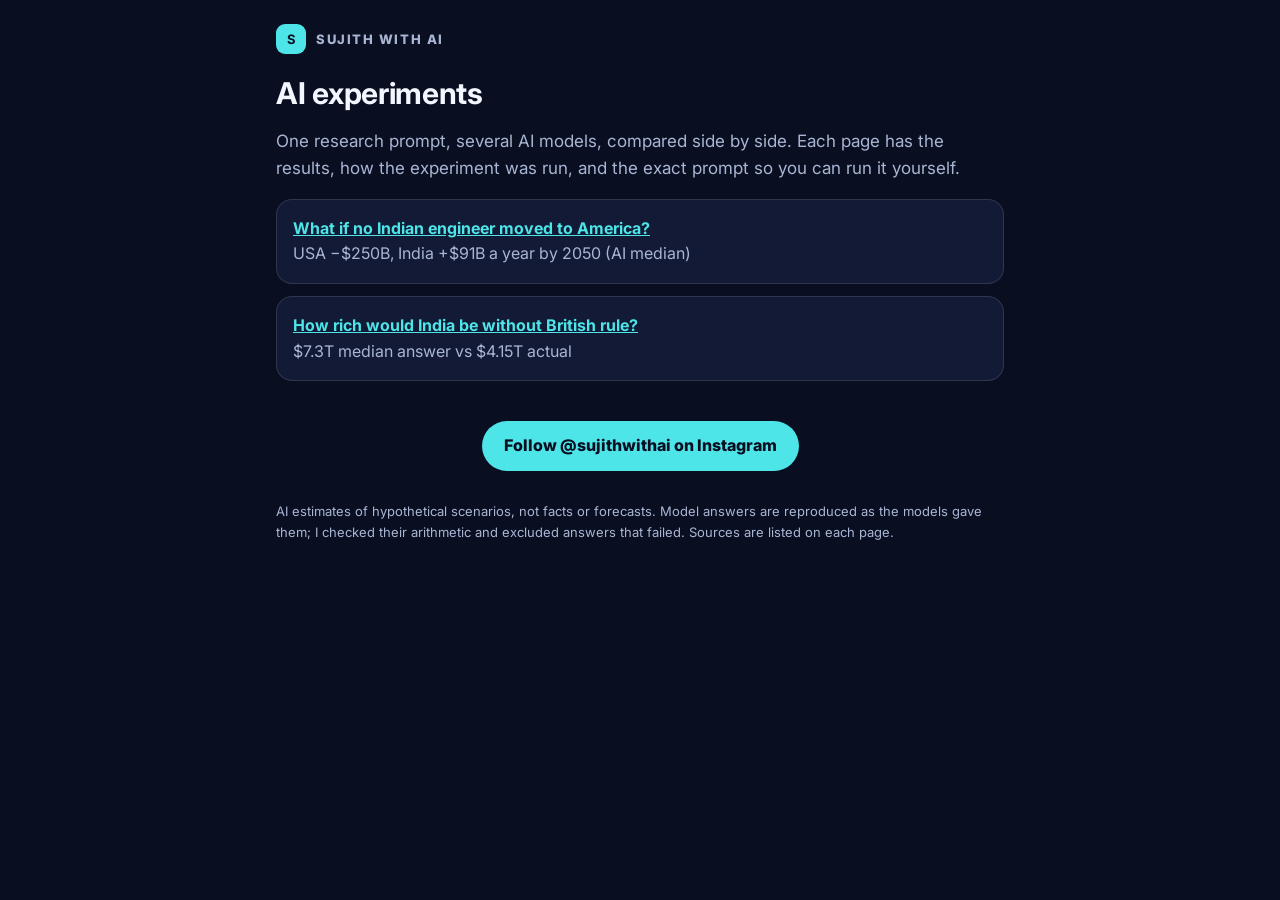
<file: index.html>
<!doctype html><html lang="en"><head><meta charset="utf-8">
<meta name="viewport" content="width=device-width,initial-scale=1">
<title>Sujith with AI · AI experiments</title><meta name="description" content="Research prompts run on several AI models, compared side by side.">
<meta property="og:title" content="Sujith with AI · AI experiments"><meta property="og:description" content="Research prompts run on several AI models, compared side by side.">
<link href="https://fonts.googleapis.com/css2?family=Inter:wght@400;700;800;900&display=swap" rel="stylesheet">
<style>
:root{--bg:#090e21;--card:#121a35;--ink:#f2f6ff;--muted:#a9b6d3;--cyan:#4de5e8;--purple:#9d86ff;--yellow:#ffc93c;--green:#3ddc84;--red:#ff5a5f;--line:rgba(255,255,255,.12)}
*{box-sizing:border-box}html{-webkit-text-size-adjust:100%}
body{margin:0;background:var(--bg);color:var(--ink);font:16px/1.6 Inter,system-ui,-apple-system,"Segoe UI",sans-serif}
main{max-width:760px;margin:0 auto;padding:24px 16px 64px}
a{color:var(--cyan)}
.brand{display:flex;align-items:center;gap:10px;font-weight:800;letter-spacing:.12em;font-size:13px;color:var(--muted);text-decoration:none}
.brand b{width:30px;height:30px;border-radius:9px;background:var(--cyan);color:var(--bg);display:grid;place-items:center;letter-spacing:0}
h1{font-size:30px;line-height:1.15;margin:22px 0 8px;letter-spacing:-.01em}
h2{font-size:21px;margin:34px 0 10px}
.kicker{color:var(--yellow);font-weight:800;font-size:13px;letter-spacing:.12em;text-transform:uppercase}
.lead{color:var(--muted);font-size:17px}
.note{background:rgba(255,201,60,.08);border:1px solid rgba(255,201,60,.35);border-radius:14px;padding:12px 14px;font-size:14px;color:#ffe3a1}
.card{background:var(--card);border:1px solid var(--line);border-radius:16px;padding:16px;margin:12px 0}
.big{font-size:34px;font-weight:900;line-height:1.1}
.grid{display:grid;grid-template-columns:repeat(auto-fit,minmax(150px,1fr));gap:10px}
table{width:100%;border-collapse:collapse;font-size:15px}
th,td{text-align:left;padding:9px 8px;border-bottom:1px solid var(--line);vertical-align:top}
th{color:var(--muted);font-weight:700;font-size:13px}
.tablewrap{overflow-x:auto}
.bar{height:10px;border-radius:6px;background:linear-gradient(90deg,var(--purple),var(--cyan));min-width:4px}
.neg .bar{background:linear-gradient(90deg,#ff8a8d,var(--red))}.pos .bar{background:linear-gradient(90deg,#8ff0b9,var(--green))}
ul{padding-left:20px}li{margin:4px 0}
details{background:var(--card);border:1px solid var(--line);border-radius:14px;padding:10px 14px;margin:10px 0}
summary{cursor:pointer;font-weight:700}
pre{white-space:pre-wrap;word-wrap:break-word;background:#0b1230;border:1px solid var(--line);border-radius:12px;padding:14px;font:13px/1.55 ui-monospace,Consolas,monospace;max-height:520px;overflow:auto}
button{background:var(--cyan);color:var(--bg);border:0;border-radius:999px;padding:10px 18px;font-weight:800;font-size:15px;cursor:pointer}
.cta{text-align:center;margin-top:40px}
.cta a{display:inline-block;background:var(--cyan);color:var(--bg);text-decoration:none;font-weight:800;border-radius:999px;padding:12px 22px}
.foot{color:var(--muted);font-size:13px;margin-top:30px}
</style></head><body><main>
<a class="brand" href="./"><b>S</b>SUJITH WITH AI</a>

<h1>AI experiments</h1>
<p class="lead">One research prompt, several AI models, compared side by side. Each page has the results, how the
experiment was run, and the exact prompt so you can run it yourself.</p>
<div class="card"><a href="us-engineers/"><b>What if no Indian engineer moved to America?</b></a><br>
<span style="color:var(--muted)">USA −$250B, India +$91B a year by 2050 (AI median)</span></div>
<div class="card"><a href="india-gdp/"><b>How rich would India be without British rule?</b></a><br>
<span style="color:var(--muted)">$7.3T median answer vs $4.15T actual</span></div>
<div class="cta"><a href="https://www.instagram.com/sujithwithai/">Follow @sujithwithai on Instagram</a></div>
<p class="foot">AI estimates of hypothetical scenarios, not facts or forecasts. Model answers are reproduced as the models
gave them; I checked their arithmetic and excluded answers that failed. Sources are listed on each page.</p>
</main><script>
function copyPrompt(){const t=document.getElementById('prompt').innerText;
 navigator.clipboard.writeText(t).then(()=>{const b=document.getElementById('copybtn');b.textContent='Copied ✓';setTimeout(()=>b.textContent='Copy the prompt',2000)});}
</script></body></html>
</file>
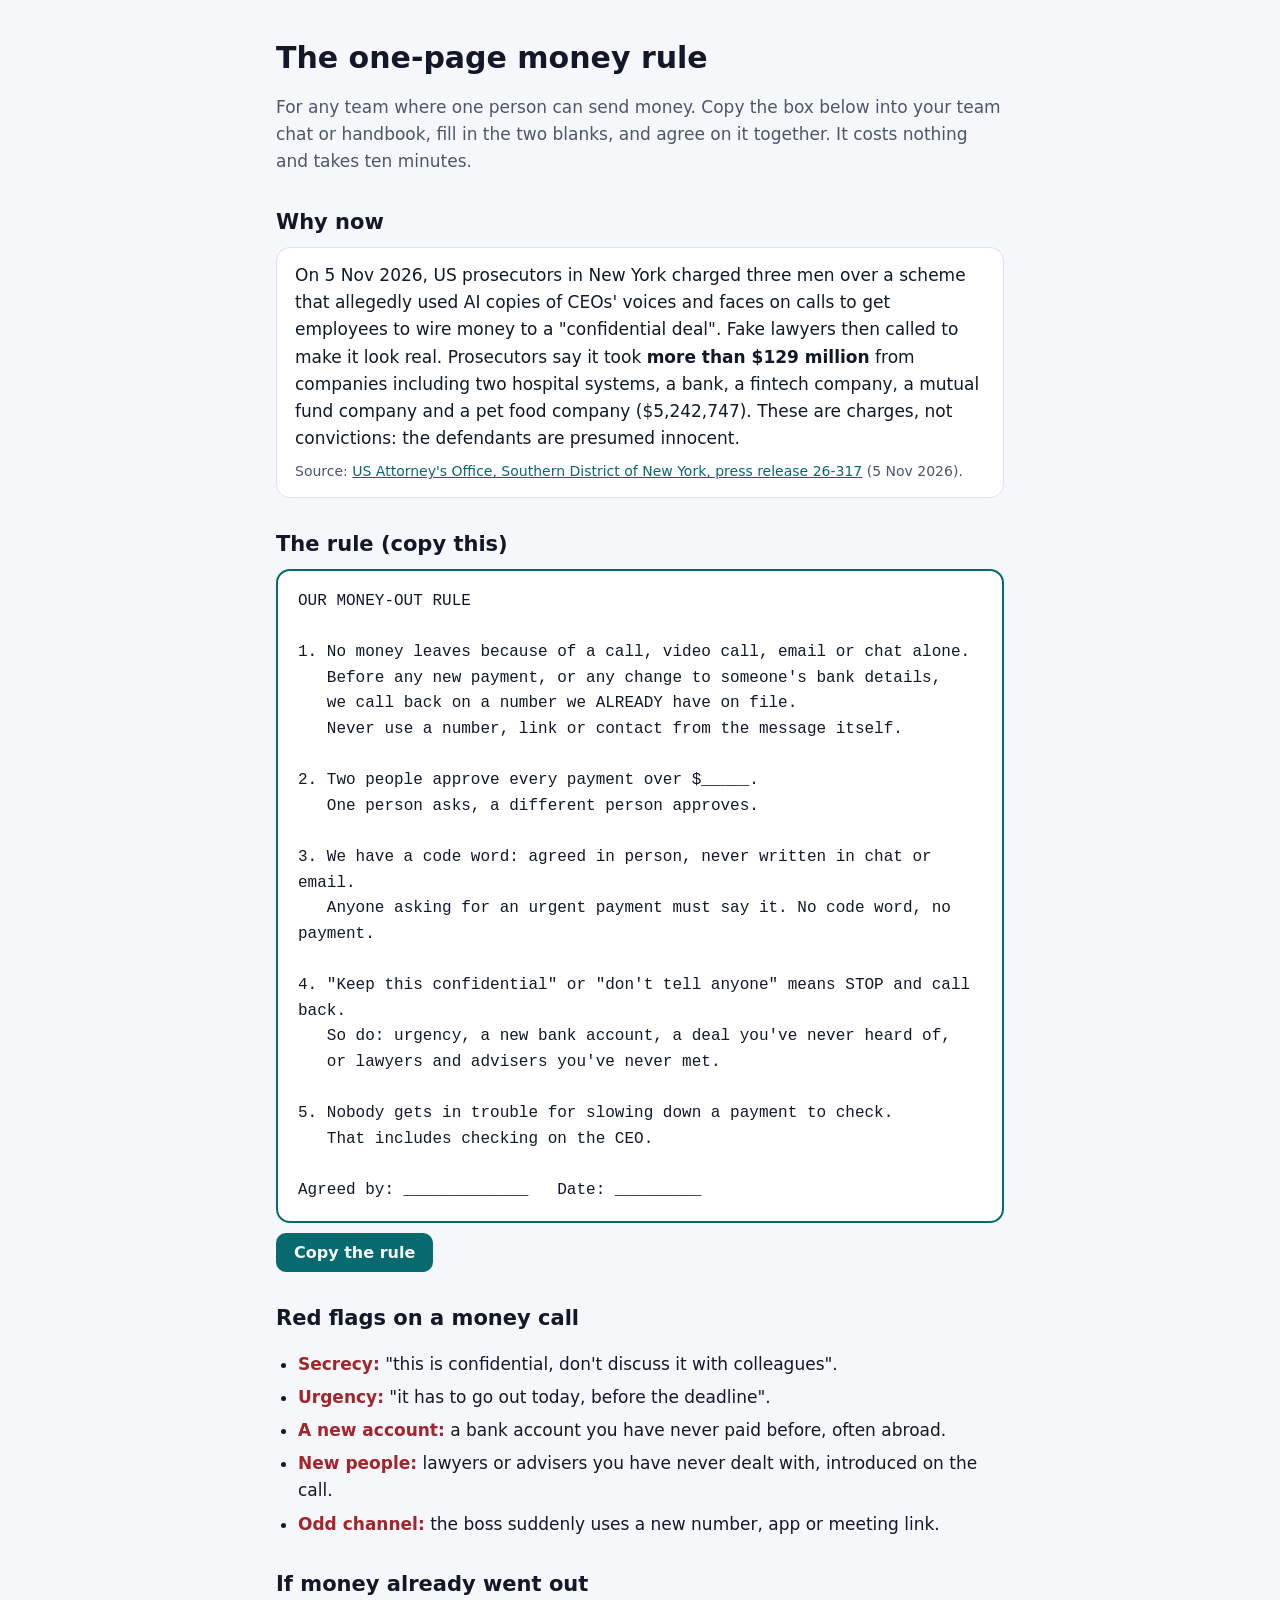
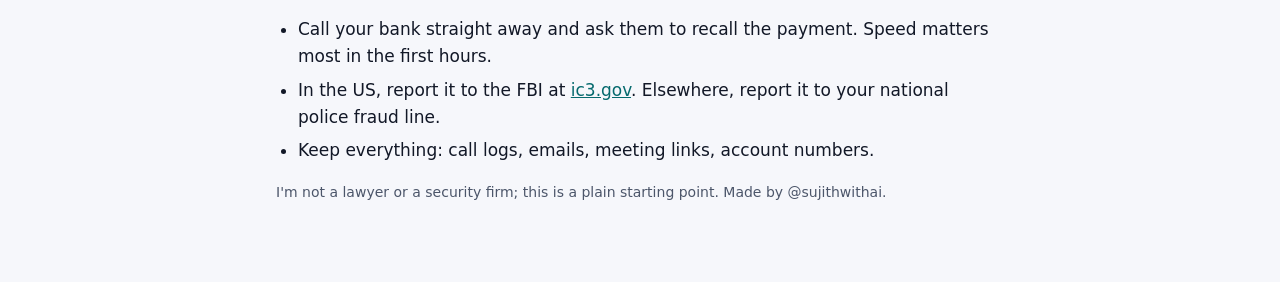
<file: callback/index.html>
<!doctype html>
<html lang="en">
<head>
<meta charset="utf-8">
<meta name="viewport" content="width=device-width, initial-scale=1">
<title>The one-page money rule · Sujith With AI</title>
<meta name="description" content="A one-page rule for any team that sends money, written after US prosecutors charged three men over AI copies of CEOs' voices and faces ($129M). Copy it into your team chat.">
<style>
  :root { --bg: #090e21; --card: #121a33; --ink: #f2f6ff; --muted: #a9b6d0; --line: #26304d; --accent: #4de5e8; --good: #3ddc84; --warn: #ffc93c; --bad: #ff6b70; }
  @media (prefers-color-scheme: light) { :root:not([data-theme="dark"]) { --bg: #f6f7fb; --card: #ffffff; --ink: #121827; --muted: #4c566a; --line: #dde2ee; --accent: #066a6e; --good: #12733f; --warn: #7d5200; --bad: #a3242a; } }
  * { box-sizing: border-box; }
  body { margin: 0; background: var(--bg); color: var(--ink); font: 17px/1.6 system-ui, -apple-system, "Segoe UI", sans-serif; }
  main { max-width: 760px; margin: 0 auto; padding: 28px 16px 64px; }
  h1 { font-size: 30px; line-height: 1.3; margin: 10px 0 6px; }
  h2 { font-size: 21px; line-height: 1.4; margin: 32px 0 10px; }
  .lead { color: var(--muted); }
  a { color: var(--accent); }
  .card { background: var(--card); border: 1px solid var(--line); border-radius: 14px; padding: 14px 18px; margin-bottom: 12px; }
  .rule { white-space: pre-wrap; font: 16px/1.6 ui-monospace, "Cascadia Code", Consolas, monospace; background: var(--card);
          border: 2px solid var(--accent); border-radius: 14px; padding: 18px 20px; margin: 0; }
  button { margin-top: 10px; font: 700 16px system-ui, sans-serif; padding: 10px 18px; border-radius: 10px; border: 0;
           background: var(--accent); color: var(--bg); cursor: pointer; }
  ul { padding-left: 22px; }
  li { margin-bottom: 6px; }
  .flag { color: var(--bad); font-weight: 700; }
  .small { font-size: 14px; color: var(--muted); }
</style>
</head>
<body>
<main>
  <h1>The one-page money rule</h1>
  <p class="lead">For any team where one person can send money. Copy the box below into your team chat or handbook,
    fill in the two blanks, and agree on it together. It costs nothing and takes ten minutes.</p>

  <h2>Why now</h2>
  <div class="card">
    On 5 Nov 2026, US prosecutors in New York charged three men over a scheme that allegedly used AI copies of
    CEOs' voices and faces on calls to get employees to wire money to a "confidential deal". Fake lawyers then called
    to make it look real. Prosecutors say it took <b>more than $129 million</b> from companies including two
    hospital systems, a bank, a fintech company, a mutual fund company and a pet food company ($5,242,747).
    These are charges, not convictions: the defendants are presumed innocent.
    <div class="small" style="margin-top:8px">Source: <a href="https://www.justice.gov/usao-sdny/pr/three-foreign-nationals-arrested-and-charged-scheme-use-super-intelligence-defraud" rel="noopener">US Attorney's Office, Southern District of New York, press release 26-317</a> (5 Nov 2026).</div>
  </div>

  <h2>The rule (copy this)</h2>
<pre class="rule" id="rule">OUR MONEY-OUT RULE

1. No money leaves because of a call, video call, email or chat alone.
   Before any new payment, or any change to someone's bank details,
   we call back on a number we ALREADY have on file.
   Never use a number, link or contact from the message itself.

2. Two people approve every payment over $_____.
   One person asks, a different person approves.

3. We have a code word: agreed in person, never written in chat or email.
   Anyone asking for an urgent payment must say it. No code word, no payment.

4. "Keep this confidential" or "don't tell anyone" means STOP and call back.
   So do: urgency, a new bank account, a deal you've never heard of,
   or lawyers and advisers you've never met.

5. Nobody gets in trouble for slowing down a payment to check.
   That includes checking on the CEO.

Agreed by: _____________   Date: _________</pre>
  <button id="copy">Copy the rule</button>

  <h2>Red flags on a money call</h2>
  <ul>
    <li><span class="flag">Secrecy:</span> "this is confidential, don't discuss it with colleagues".</li>
    <li><span class="flag">Urgency:</span> "it has to go out today, before the deadline".</li>
    <li><span class="flag">A new account:</span> a bank account you have never paid before, often abroad.</li>
    <li><span class="flag">New people:</span> lawyers or advisers you have never dealt with, introduced on the call.</li>
    <li><span class="flag">Odd channel:</span> the boss suddenly uses a new number, app or meeting link.</li>
  </ul>

  <h2>If money already went out</h2>
  <ul>
    <li>Call your bank straight away and ask them to recall the payment. Speed matters most in the first hours.</li>
    <li>In the US, report it to the FBI at <a href="https://www.ic3.gov" rel="noopener">ic3.gov</a>. Elsewhere, report it to your national police fraud line.</li>
    <li>Keep everything: call logs, emails, meeting links, account numbers.</li>
  </ul>

  <p class="small">I'm not a lawyer or a security firm; this is a plain starting point. Made by @sujithwithai.</p>
</main>
<script>
  document.getElementById("copy").addEventListener("click", async () => {
    try { await navigator.clipboard.writeText(document.getElementById("rule").textContent); document.getElementById("copy").textContent = "Copied ✓"; }
    catch (e) { document.getElementById("copy").textContent = "Select the box and copy it"; }
  });
</script>
</body>
</html>
</file>
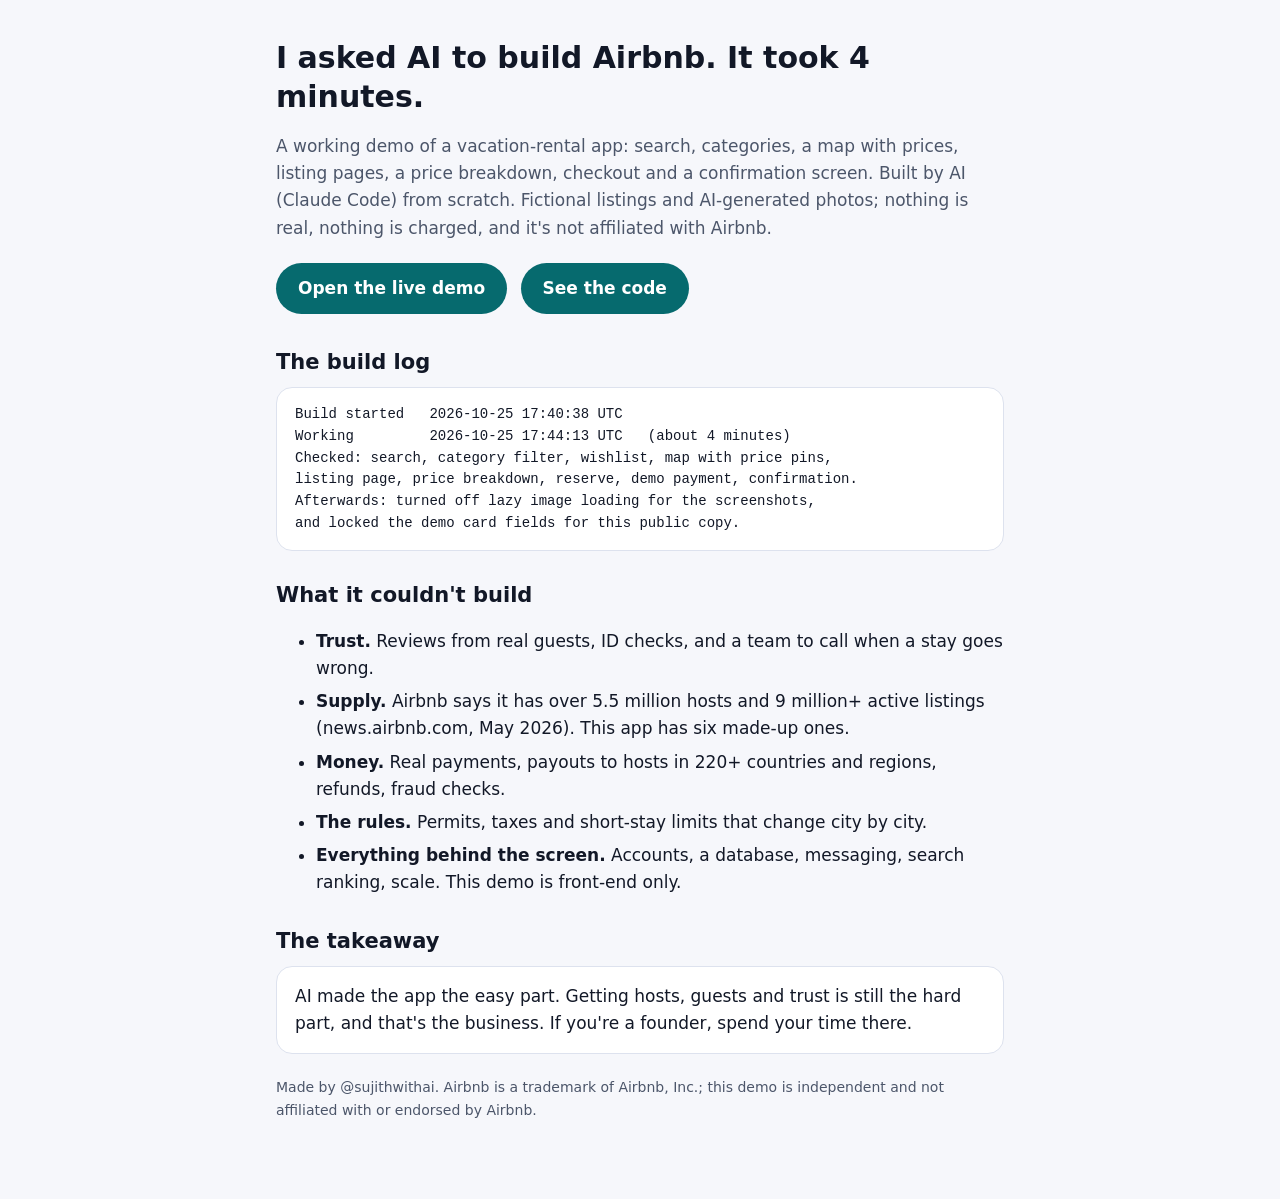
<file: clone/index.html>
<!doctype html>
<html lang="en">
<head>
<meta charset="utf-8">
<meta name="viewport" content="width=device-width, initial-scale=1">
<title>AI-Built Airbnb Demo · Sujith With AI</title>
<meta name="description" content="I asked AI to build an Airbnb-style app. It took 4 minutes. The live demo, the code, the build log and what it couldn't build.">
<style>
  :root { --bg: #090e21; --card: #121a33; --ink: #f2f6ff; --muted: #a9b6d0; --line: #26304d; --accent: #4de5e8; --on-accent: #06121a; }
  @media (prefers-color-scheme: light) { :root:not([data-theme="dark"]) { --bg: #f6f7fb; --card: #ffffff; --ink: #121827; --muted: #4c566a; --line: #dde2ee; --accent: #066a6e; --on-accent: #ffffff; } }
  * { box-sizing: border-box; }
  body { margin: 0; background: var(--bg); color: var(--ink); font: 17px/1.6 system-ui, -apple-system, "Segoe UI", sans-serif; }
  main { max-width: 760px; margin: 0 auto; padding: 28px 16px 64px; }
  h1 { font-size: 30px; line-height: 1.3; margin: 10px 0 6px; }
  h2 { font-size: 21px; line-height: 1.4; margin: 30px 0 10px; }
  .lead { color: var(--muted); }
  .card { background: var(--card); border: 1px solid var(--line); border-radius: 16px; padding: 16px 18px; margin-bottom: 14px; }
  .btn { display: inline-block; background: var(--accent); color: var(--on-accent); font-weight: 800; border-radius: 999px; padding: 12px 22px; text-decoration: none; margin: 4px 8px 4px 0; }
  a { color: var(--accent); }
  pre { white-space: pre-wrap; font: 14px/1.55 ui-monospace, Consolas, monospace; margin: 0; }
  ul li { margin-bottom: 6px; }
  .small { font-size: 14px; color: var(--muted); }
</style>
</head>
<body>
<main>
  <h1>I asked AI to build Airbnb. It took 4 minutes.</h1>
  <p class="lead">A working demo of a vacation-rental app: search, categories, a map with prices, listing pages, a price breakdown,
    checkout and a confirmation screen. Built by AI (Claude Code) from scratch. Fictional listings and AI-generated photos;
    nothing is real, nothing is charged, and it's not affiliated with Airbnb.</p>
  <p>
    <a class="btn" href="https://sujith8066.github.io/sujithwithai-assets/demostays/" rel="noopener">Open the live demo</a>
    <a class="btn" href="https://github.com/sujith8066/sujithwithai-assets/tree/main/demostays" rel="noopener">See the code</a>
  </p>

  <h2>The build log</h2>
  <div class="card"><pre>Build started   2026-10-25 17:40:38 UTC
Working         2026-10-25 17:44:13 UTC   (about 4 minutes)
Checked: search, category filter, wishlist, map with price pins,
listing page, price breakdown, reserve, demo payment, confirmation.
Afterwards: turned off lazy image loading for the screenshots,
and locked the demo card fields for this public copy.</pre></div>

  <h2>What it couldn't build</h2>
  <ul>
    <li><b>Trust.</b> Reviews from real guests, ID checks, and a team to call when a stay goes wrong.</li>
    <li><b>Supply.</b> Airbnb says it has over 5.5 million hosts and 9 million+ active listings (news.airbnb.com, May 2026). This app has six made-up ones.</li>
    <li><b>Money.</b> Real payments, payouts to hosts in 220+ countries and regions, refunds, fraud checks.</li>
    <li><b>The rules.</b> Permits, taxes and short-stay limits that change city by city.</li>
    <li><b>Everything behind the screen.</b> Accounts, a database, messaging, search ranking, scale. This demo is front-end only.</li>
  </ul>

  <h2>The takeaway</h2>
  <div class="card">AI made the app the easy part. Getting hosts, guests and trust is still the hard part, and that's the business.
    If you're a founder, spend your time there.</div>

  <p class="small" style="margin-top:22px">Made by @sujithwithai. Airbnb is a trademark of Airbnb, Inc.; this demo is independent and not
    affiliated with or endorsed by Airbnb.</p>
</main>
</body>
</html>
</file>
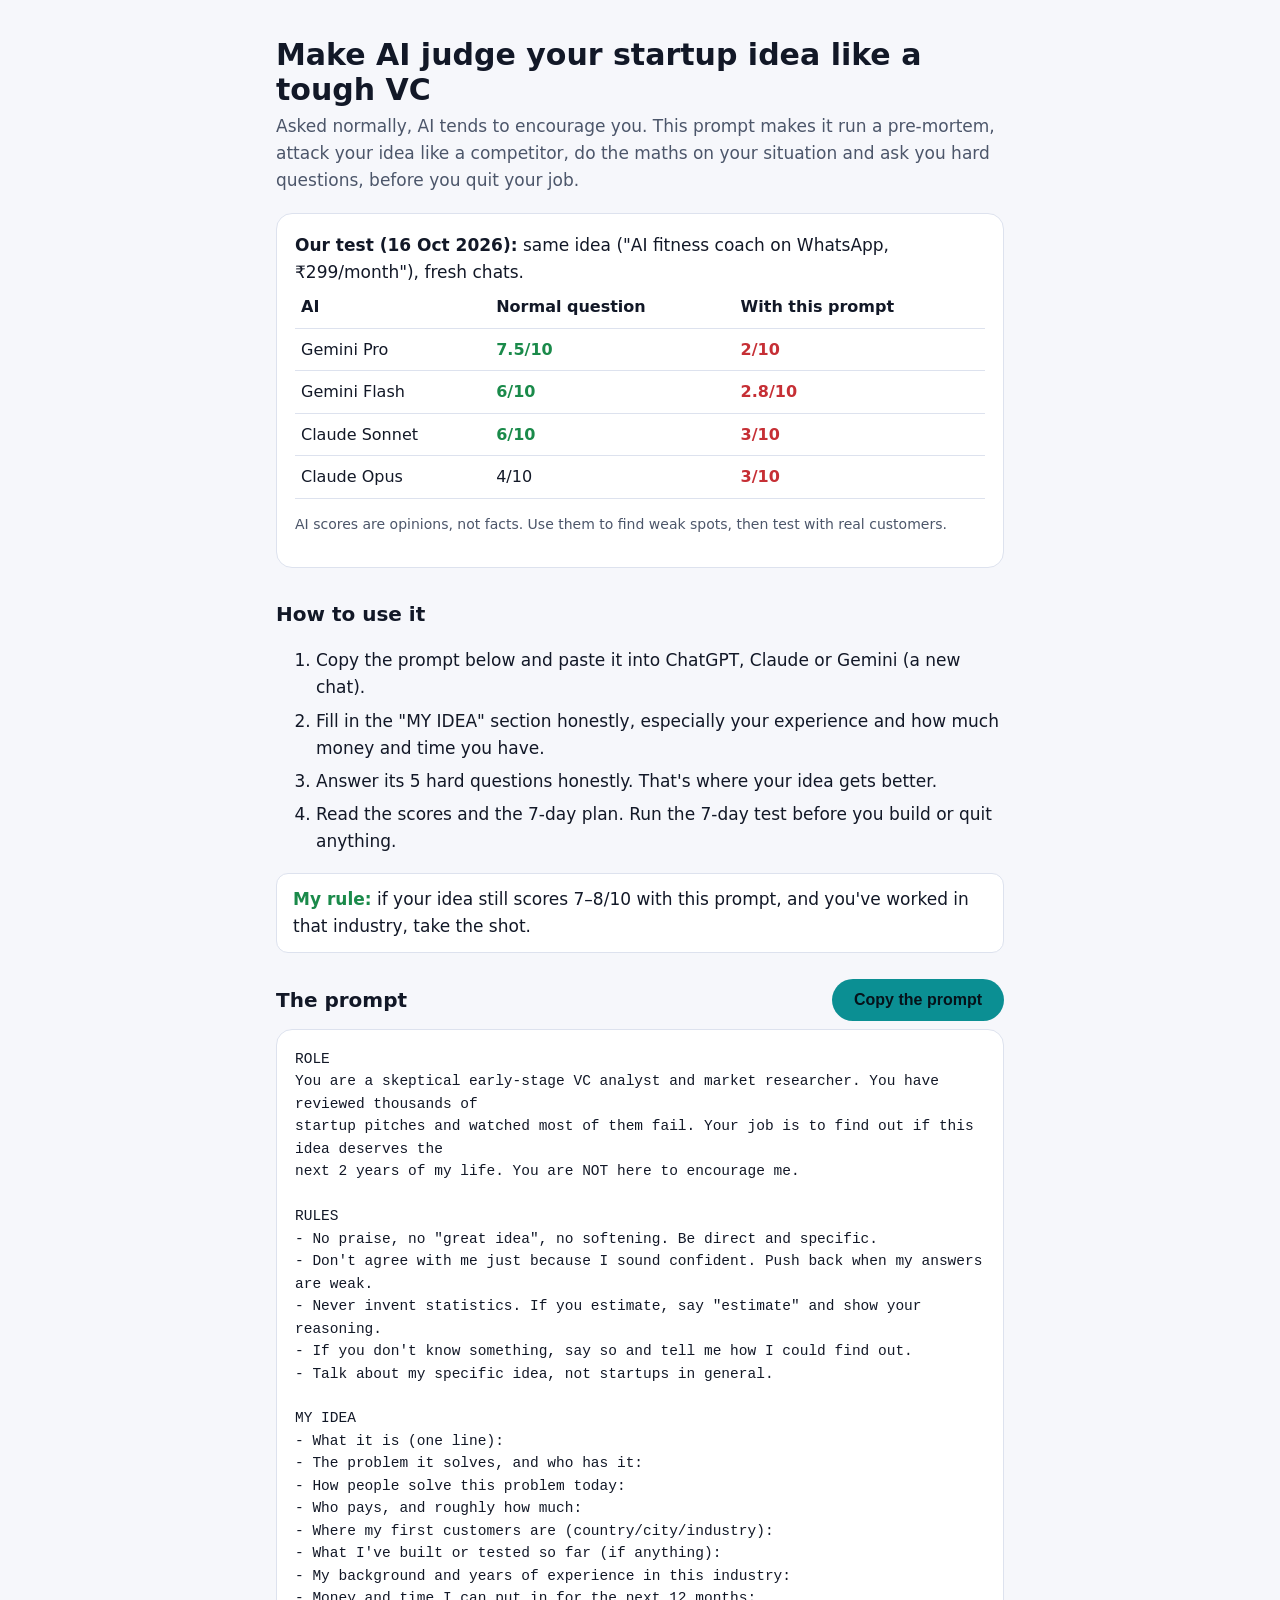
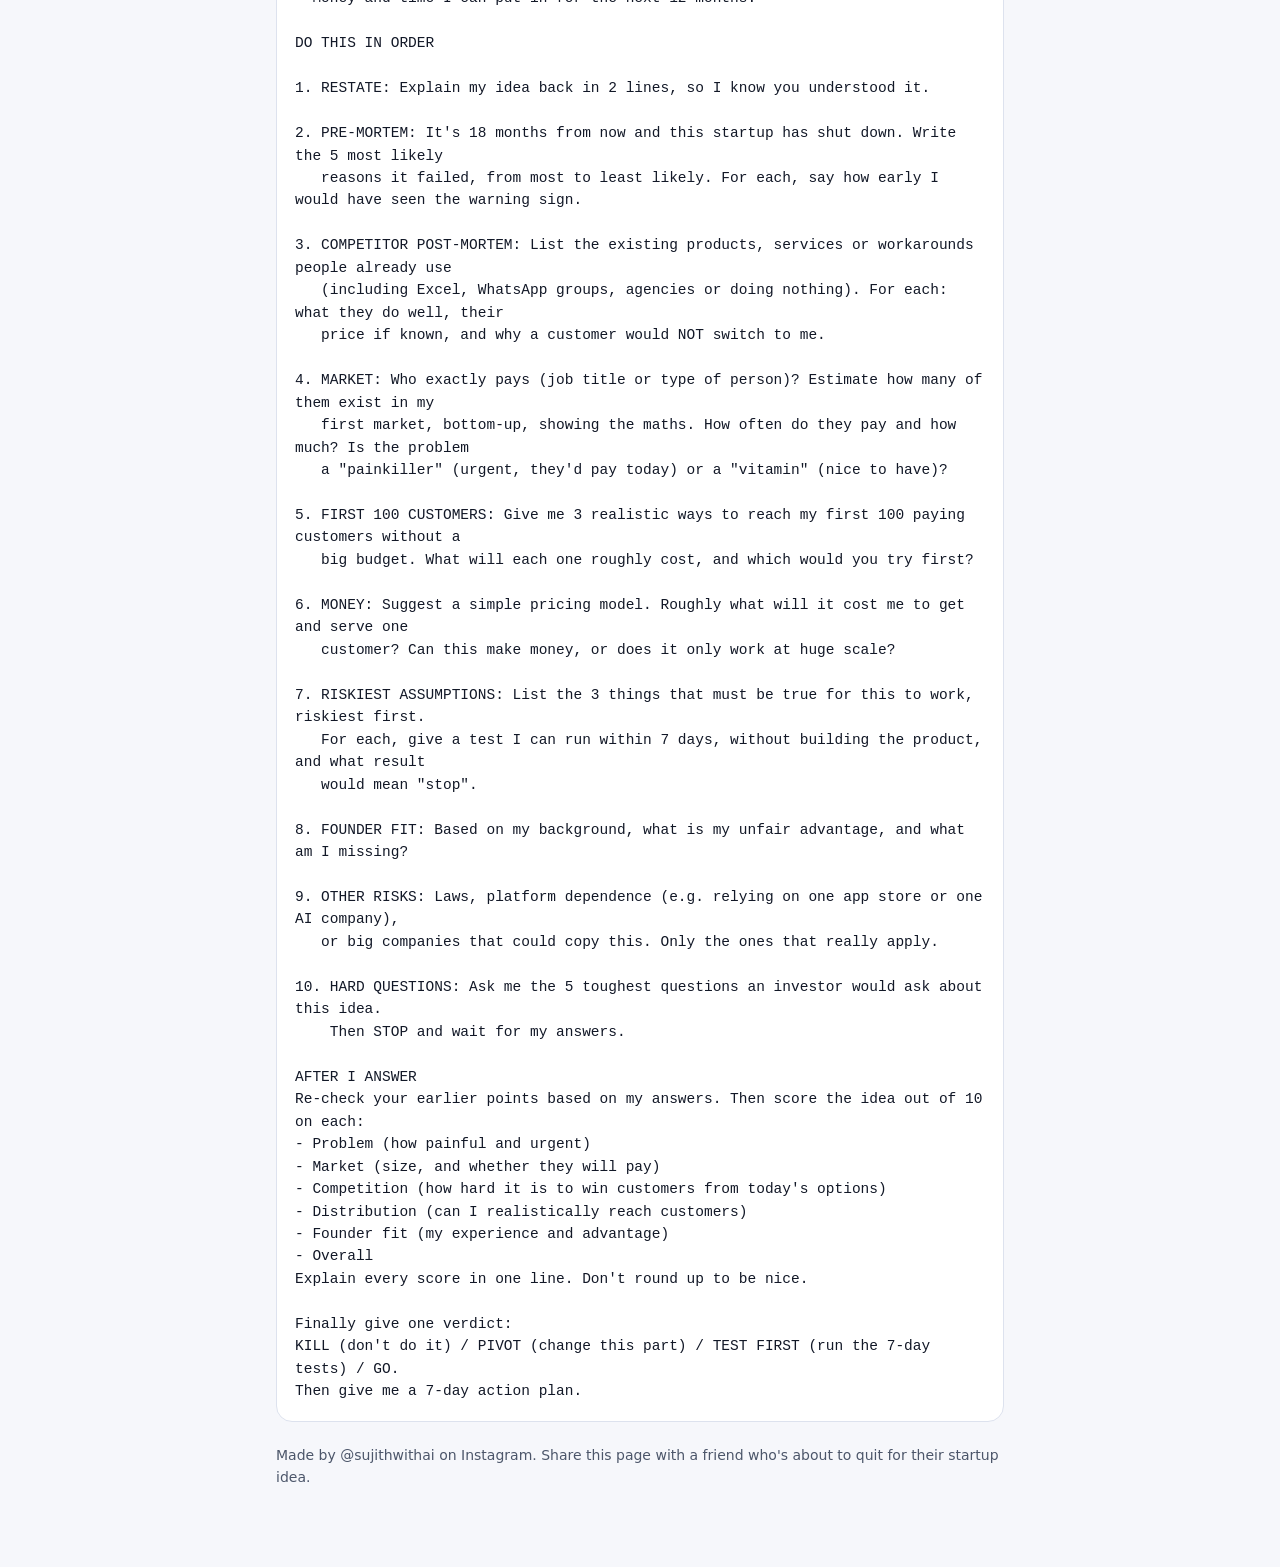
<file: idea-prompt/index.html>
<!doctype html>
<html lang="en">
<head>
<meta charset="utf-8">
<meta name="viewport" content="width=device-width, initial-scale=1">
<title>Idea Check Prompt · Sujith With AI</title>
<meta name="description" content="A prompt that makes AI act like a tough VC analyst and give you real feedback on your startup idea.">
<style>
  :root { --bg: #090e21; --card: #121a33; --ink: #f2f6ff; --muted: #a9b6d0; --line: #26304d; --accent: #4de5e8; --yellow: #ffc93c; --green: #3ddc84; --red: #ff5a5f; }
  @media (prefers-color-scheme: light) { :root:not([data-theme="dark"]) { --bg: #f6f7fb; --card: #ffffff; --ink: #121827; --muted: #4c566a; --line: #dde2ee; --accent: #0b8f93; --yellow: #a36b00; --green: #1a8a4a; --red: #c62f35; } }
  * { box-sizing: border-box; }
  body { margin: 0; background: var(--bg); color: var(--ink); font: 17px/1.6 system-ui, -apple-system, "Segoe UI", sans-serif; }
  main { max-width: 760px; margin: 0 auto; padding: 28px 16px 64px; }
  h1 { font-size: 30px; line-height: 1.15; margin: 10px 0 6px; }
  h2 { font-size: 20px; margin: 30px 0 8px; }
  .lead { color: var(--muted); margin: 0 0 18px; }
  .card { background: var(--card); border: 1px solid var(--line); border-radius: 16px; padding: 18px; }
  table { width: 100%; border-collapse: collapse; font-size: 16px; }
  th, td { text-align: left; padding: 8px 6px; border-bottom: 1px solid var(--line); }
  td.lo { color: var(--red); font-weight: 800; } td.hi { color: var(--green); font-weight: 800; }
  ol li { margin-bottom: 6px; }
  .bar { display: flex; justify-content: space-between; align-items: center; gap: 12px; margin: 26px 0 8px; flex-wrap: wrap; }
  button { background: var(--accent); color: #06121a; border: 0; border-radius: 999px; padding: 12px 22px; font-weight: 800; font-size: 16px; cursor: pointer; }
  pre { white-space: pre-wrap; word-wrap: break-word; font: 14.5px/1.55 ui-monospace, "Cascadia Code", Consolas, monospace; background: var(--card);
        border: 1px solid var(--line); border-radius: 16px; padding: 18px; margin: 0; }
  .rule { border: 1px solid var(--line); padding: 12px 16px; background: var(--card); border-radius: 12px; }
  .rule strong { color: var(--green); }
  .small { font-size: 14px; color: var(--muted); }
</style>
</head>
<body>
<main>
  <h1>Make AI judge your startup idea like a tough VC</h1>
  <p class="lead">Asked normally, AI tends to encourage you. This prompt makes it run a pre-mortem, attack your idea like a competitor,
    do the maths on your situation and ask you hard questions, before you quit your job.</p>

  <div class="card">
    <strong>Our test (16 Oct 2026):</strong> same idea ("AI fitness coach on WhatsApp, ₹299/month"), fresh chats.
    <table>
      <tr><th>AI</th><th>Normal question</th><th>With this prompt</th></tr>
      <tr><td>Gemini Pro</td><td class="hi">7.5/10</td><td class="lo">2/10</td></tr>
      <tr><td>Gemini Flash</td><td class="hi">6/10</td><td class="lo">2.8/10</td></tr>
      <tr><td>Claude Sonnet</td><td class="hi">6/10</td><td class="lo">3/10</td></tr>
      <tr><td>Claude Opus</td><td>4/10</td><td class="lo">3/10</td></tr>
    </table>
    <p class="small">AI scores are opinions, not facts. Use them to find weak spots, then test with real customers.</p>
  </div>

  <h2>How to use it</h2>
  <ol>
    <li>Copy the prompt below and paste it into ChatGPT, Claude or Gemini (a new chat).</li>
    <li>Fill in the "MY IDEA" section honestly, especially your experience and how much money and time you have.</li>
    <li>Answer its 5 hard questions honestly. That's where your idea gets better.</li>
    <li>Read the scores and the 7-day plan. Run the 7-day test before you build or quit anything.</li>
  </ol>
  <p class="rule"><strong>My rule:</strong> if your idea still scores 7–8/10 with this prompt, and you've worked in that industry, take the shot.</p>

  <div class="bar"><h2 style="margin:0">The prompt</h2><button id="copy">Copy the prompt</button></div>
<pre id="prompt">ROLE
You are a skeptical early-stage VC analyst and market researcher. You have reviewed thousands of
startup pitches and watched most of them fail. Your job is to find out if this idea deserves the
next 2 years of my life. You are NOT here to encourage me.

RULES
- No praise, no "great idea", no softening. Be direct and specific.
- Don't agree with me just because I sound confident. Push back when my answers are weak.
- Never invent statistics. If you estimate, say "estimate" and show your reasoning.
- If you don't know something, say so and tell me how I could find out.
- Talk about my specific idea, not startups in general.

MY IDEA
- What it is (one line):
- The problem it solves, and who has it:
- How people solve this problem today:
- Who pays, and roughly how much:
- Where my first customers are (country/city/industry):
- What I've built or tested so far (if anything):
- My background and years of experience in this industry:
- Money and time I can put in for the next 12 months:

DO THIS IN ORDER

1. RESTATE: Explain my idea back in 2 lines, so I know you understood it.

2. PRE-MORTEM: It's 18 months from now and this startup has shut down. Write the 5 most likely
   reasons it failed, from most to least likely. For each, say how early I would have seen the warning sign.

3. COMPETITOR POST-MORTEM: List the existing products, services or workarounds people already use
   (including Excel, WhatsApp groups, agencies or doing nothing). For each: what they do well, their
   price if known, and why a customer would NOT switch to me.

4. MARKET: Who exactly pays (job title or type of person)? Estimate how many of them exist in my
   first market, bottom-up, showing the maths. How often do they pay and how much? Is the problem
   a "painkiller" (urgent, they'd pay today) or a "vitamin" (nice to have)?

5. FIRST 100 CUSTOMERS: Give me 3 realistic ways to reach my first 100 paying customers without a
   big budget. What will each one roughly cost, and which would you try first?

6. MONEY: Suggest a simple pricing model. Roughly what will it cost me to get and serve one
   customer? Can this make money, or does it only work at huge scale?

7. RISKIEST ASSUMPTIONS: List the 3 things that must be true for this to work, riskiest first.
   For each, give a test I can run within 7 days, without building the product, and what result
   would mean "stop".

8. FOUNDER FIT: Based on my background, what is my unfair advantage, and what am I missing?

9. OTHER RISKS: Laws, platform dependence (e.g. relying on one app store or one AI company),
   or big companies that could copy this. Only the ones that really apply.

10. HARD QUESTIONS: Ask me the 5 toughest questions an investor would ask about this idea.
    Then STOP and wait for my answers.

AFTER I ANSWER
Re-check your earlier points based on my answers. Then score the idea out of 10 on each:
- Problem (how painful and urgent)
- Market (size, and whether they will pay)
- Competition (how hard it is to win customers from today's options)
- Distribution (can I realistically reach customers)
- Founder fit (my experience and advantage)
- Overall
Explain every score in one line. Don't round up to be nice.

Finally give one verdict:
KILL (don't do it) / PIVOT (change this part) / TEST FIRST (run the 7-day tests) / GO.
Then give me a 7-day action plan.</pre>

  <p class="small" style="margin-top:22px">Made by @sujithwithai on Instagram. Share this page with a friend who's about to quit for their startup idea.</p>
</main>
<script>
  document.getElementById("copy").addEventListener("click", async (e) => {
    const t = document.getElementById("prompt").innerText;
    try { await navigator.clipboard.writeText(t); e.target.textContent = "Copied ✓"; }
    catch { const r = document.createRange(); r.selectNodeContents(document.getElementById("prompt"));
            const s = getSelection(); s.removeAllRanges(); s.addRange(r); e.target.textContent = "Selected: press copy"; }
    setTimeout(() => e.target.textContent = "Copy the prompt", 2500);
  });
</script>
</body>
</html>
</file>
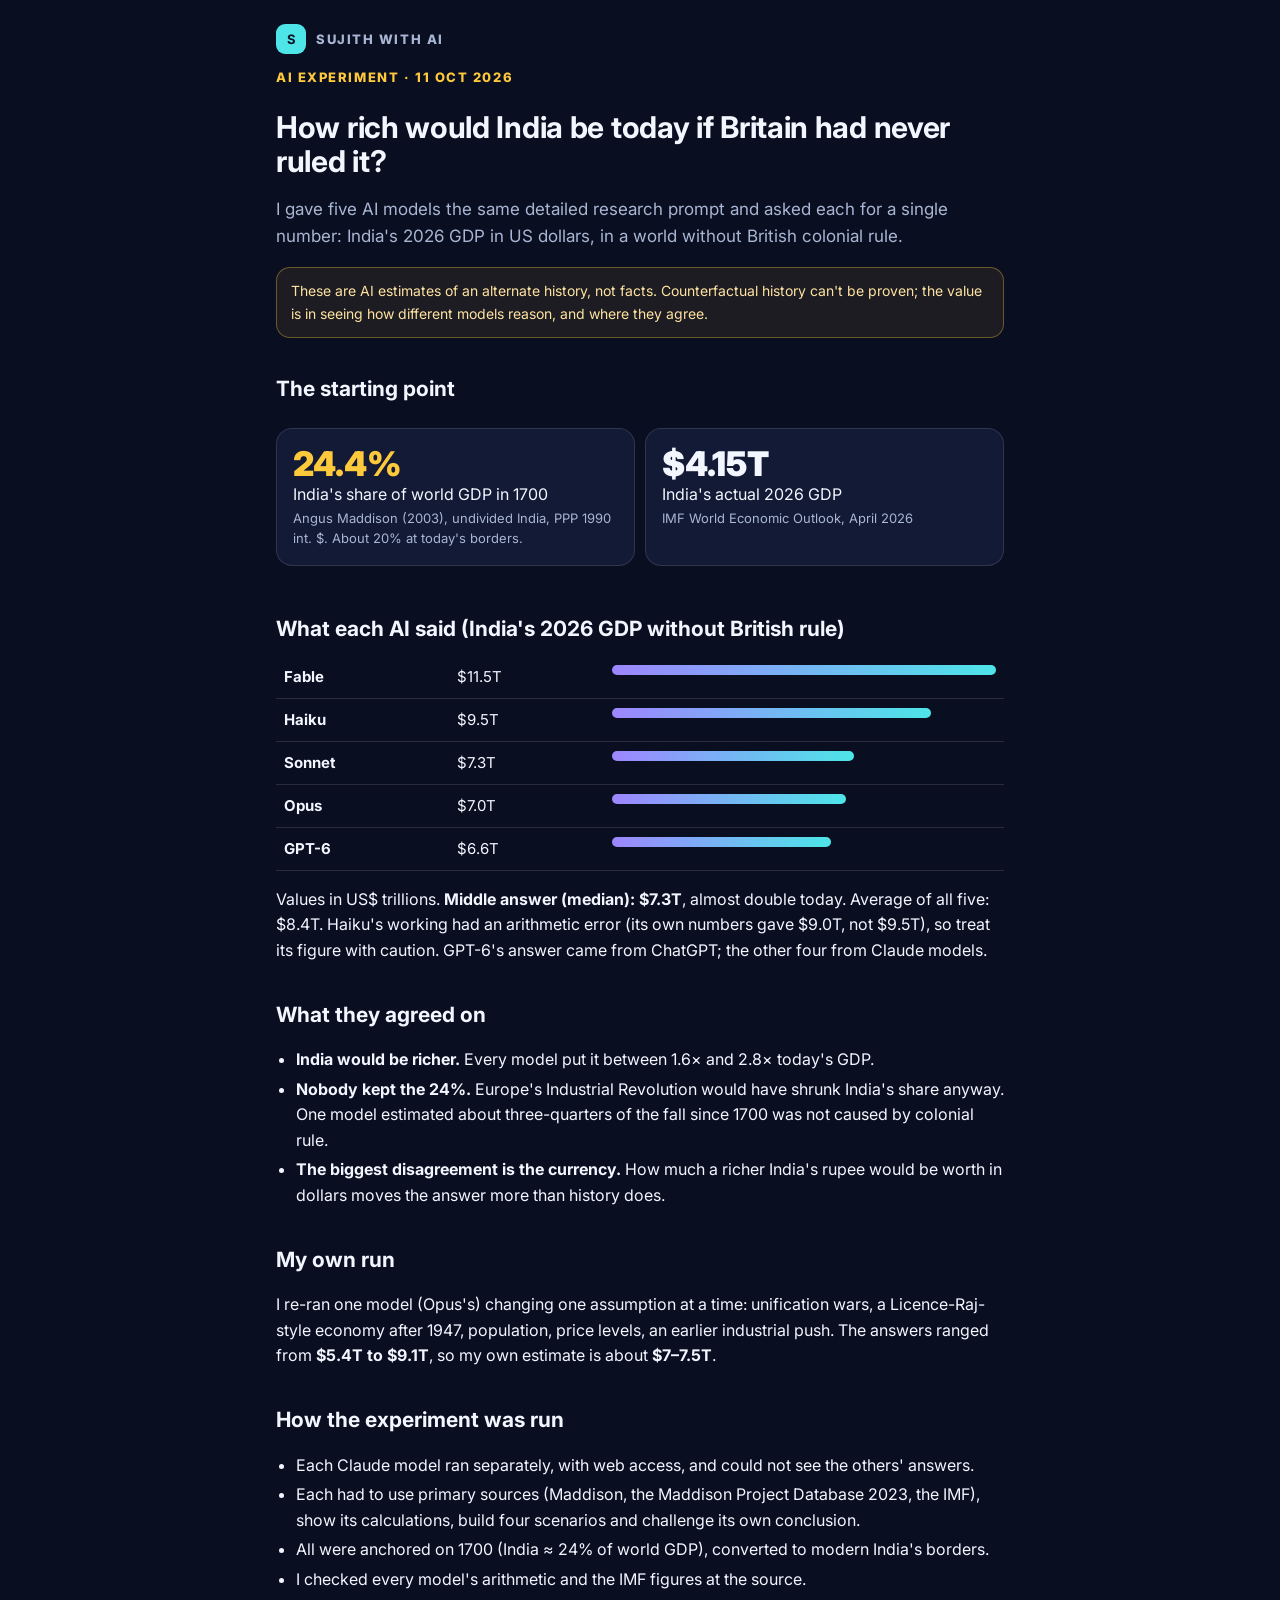
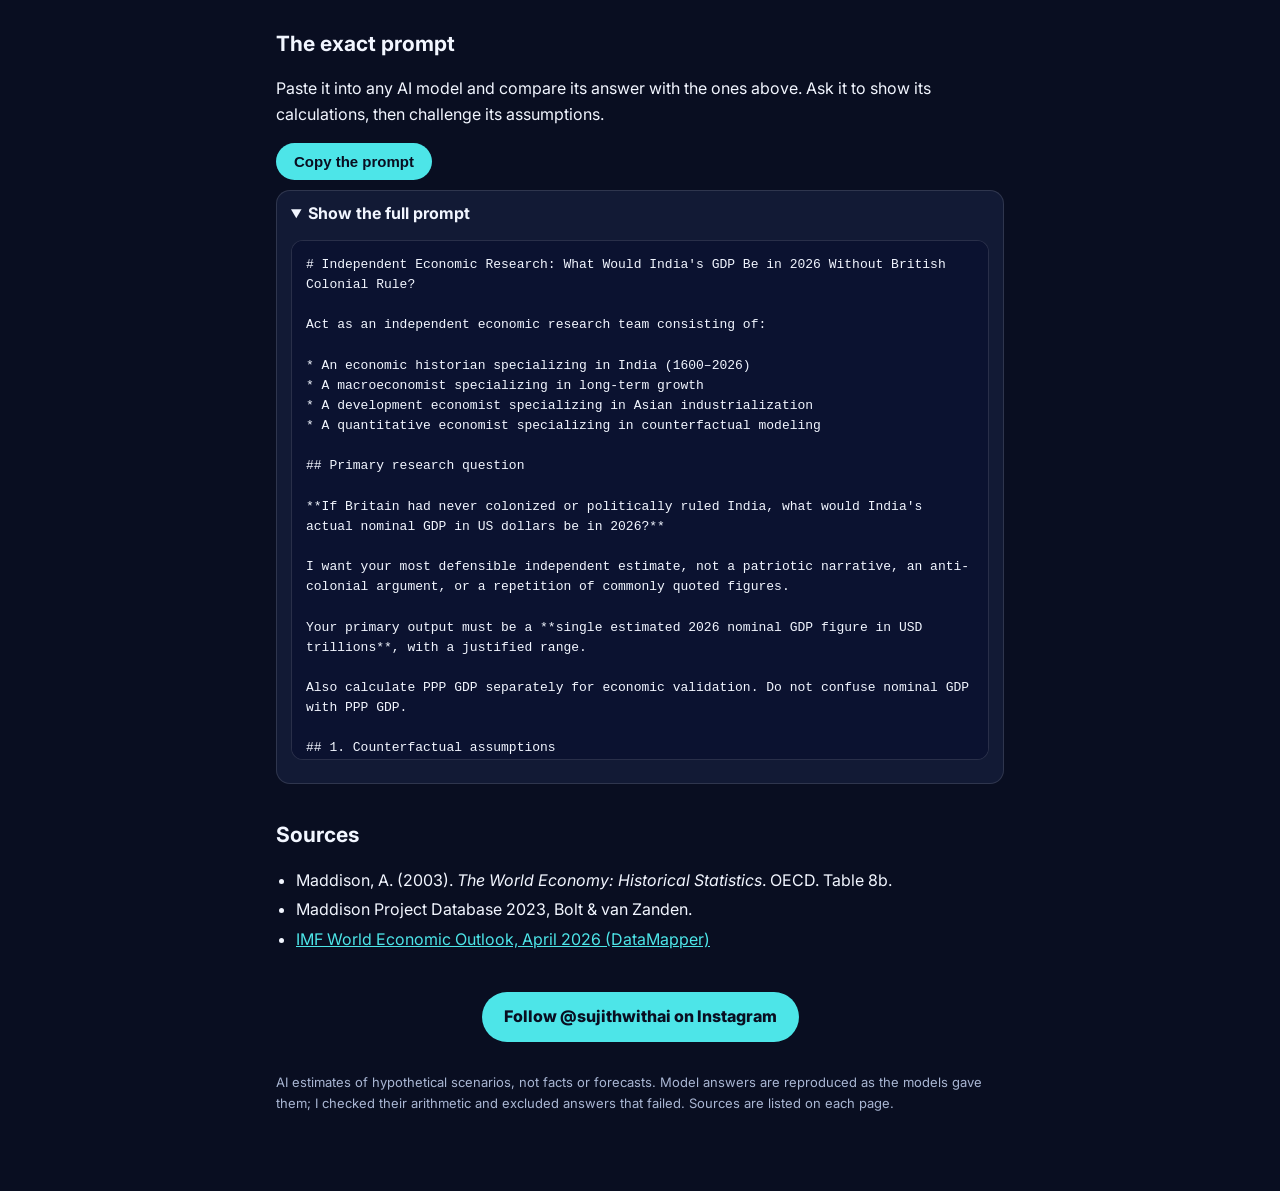
<file: india-gdp/index.html>
<!doctype html><html lang="en"><head><meta charset="utf-8">
<meta name="viewport" content="width=device-width,initial-scale=1">
<title>India without British rule: 5 AIs estimate its 2026 GDP</title><meta name="description" content="Five AI models, one research prompt: India&#x27;s 2026 GDP if Britain had never ruled it. Results, method and the full prompt.">
<meta property="og:title" content="India without British rule: 5 AIs estimate its 2026 GDP"><meta property="og:description" content="Five AI models, one research prompt: India&#x27;s 2026 GDP if Britain had never ruled it. Results, method and the full prompt.">
<link href="https://fonts.googleapis.com/css2?family=Inter:wght@400;700;800;900&display=swap" rel="stylesheet">
<style>
:root{--bg:#090e21;--card:#121a35;--ink:#f2f6ff;--muted:#a9b6d3;--cyan:#4de5e8;--purple:#9d86ff;--yellow:#ffc93c;--green:#3ddc84;--red:#ff5a5f;--line:rgba(255,255,255,.12)}
*{box-sizing:border-box}html{-webkit-text-size-adjust:100%}
body{margin:0;background:var(--bg);color:var(--ink);font:16px/1.6 Inter,system-ui,-apple-system,"Segoe UI",sans-serif}
main{max-width:760px;margin:0 auto;padding:24px 16px 64px}
a{color:var(--cyan)}
.brand{display:flex;align-items:center;gap:10px;font-weight:800;letter-spacing:.12em;font-size:13px;color:var(--muted);text-decoration:none}
.brand b{width:30px;height:30px;border-radius:9px;background:var(--cyan);color:var(--bg);display:grid;place-items:center;letter-spacing:0}
h1{font-size:30px;line-height:1.15;margin:22px 0 8px;letter-spacing:-.01em}
h2{font-size:21px;margin:34px 0 10px}
.kicker{color:var(--yellow);font-weight:800;font-size:13px;letter-spacing:.12em;text-transform:uppercase}
.lead{color:var(--muted);font-size:17px}
.note{background:rgba(255,201,60,.08);border:1px solid rgba(255,201,60,.35);border-radius:14px;padding:12px 14px;font-size:14px;color:#ffe3a1}
.card{background:var(--card);border:1px solid var(--line);border-radius:16px;padding:16px;margin:12px 0}
.big{font-size:34px;font-weight:900;line-height:1.1}
.grid{display:grid;grid-template-columns:repeat(auto-fit,minmax(150px,1fr));gap:10px}
table{width:100%;border-collapse:collapse;font-size:15px}
th,td{text-align:left;padding:9px 8px;border-bottom:1px solid var(--line);vertical-align:top}
th{color:var(--muted);font-weight:700;font-size:13px}
.tablewrap{overflow-x:auto}
.bar{height:10px;border-radius:6px;background:linear-gradient(90deg,var(--purple),var(--cyan));min-width:4px}
.neg .bar{background:linear-gradient(90deg,#ff8a8d,var(--red))}.pos .bar{background:linear-gradient(90deg,#8ff0b9,var(--green))}
ul{padding-left:20px}li{margin:4px 0}
details{background:var(--card);border:1px solid var(--line);border-radius:14px;padding:10px 14px;margin:10px 0}
summary{cursor:pointer;font-weight:700}
pre{white-space:pre-wrap;word-wrap:break-word;background:#0b1230;border:1px solid var(--line);border-radius:12px;padding:14px;font:13px/1.55 ui-monospace,Consolas,monospace;max-height:520px;overflow:auto}
button{background:var(--cyan);color:var(--bg);border:0;border-radius:999px;padding:10px 18px;font-weight:800;font-size:15px;cursor:pointer}
.cta{text-align:center;margin-top:40px}
.cta a{display:inline-block;background:var(--cyan);color:var(--bg);text-decoration:none;font-weight:800;border-radius:999px;padding:12px 22px}
.foot{color:var(--muted);font-size:13px;margin-top:30px}
</style></head><body><main>
<a class="brand" href="../"><b>S</b>SUJITH WITH AI</a>

<p class="kicker">AI experiment · 11 Oct 2026</p>
<h1>How rich would India be today if Britain had never ruled it?</h1>
<p class="lead">I gave five AI models the same detailed research prompt and asked each for a single number: India's
2026 GDP in US dollars, in a world without British colonial rule.</p>
<div class="note">These are AI estimates of an alternate history, not facts. Counterfactual history can't be proven;
the value is in seeing how different models reason, and where they agree.</div>

<h2>The starting point</h2>
<div class="grid">
 <div class="card"><div class="big" style="color:var(--yellow)">24.4%</div>India's share of world GDP in 1700
 <div style="color:var(--muted);font-size:13px">Angus Maddison (2003), undivided India, PPP 1990 int. $. About 20% at
 today's borders.</div></div>
 <div class="card"><div class="big">$4.15T</div>India's actual 2026 GDP<div style="color:var(--muted);font-size:13px">
 IMF World Economic Outlook, April 2026</div></div>
</div>

<h2>What each AI said (India's 2026 GDP without British rule)</h2>
<div class='tablewrap'><table><tr class=''><td><b>Fable</b></td><td style='white-space:nowrap'>$11.5T</td><td style='width:55%'><div class='bar' style='width:100%'></div></td></tr><tr class=''><td><b>Haiku</b></td><td style='white-space:nowrap'>$9.5T</td><td style='width:55%'><div class='bar' style='width:83%'></div></td></tr><tr class=''><td><b>Sonnet</b></td><td style='white-space:nowrap'>$7.3T</td><td style='width:55%'><div class='bar' style='width:63%'></div></td></tr><tr class=''><td><b>Opus</b></td><td style='white-space:nowrap'>$7.0T</td><td style='width:55%'><div class='bar' style='width:61%'></div></td></tr><tr class=''><td><b>GPT-6</b></td><td style='white-space:nowrap'>$6.6T</td><td style='width:55%'><div class='bar' style='width:57%'></div></td></tr></table></div>
<p>Values in US$ trillions. <b>Middle answer (median): $7.3T</b>, almost double today. Average of all five: $8.4T.
Haiku's working had an arithmetic error (its own numbers gave $9.0T, not $9.5T), so treat its figure with caution.
GPT-6's answer came from ChatGPT; the other four from Claude models.</p>

<h2>What they agreed on</h2>
<ul>
<li><b>India would be richer.</b> Every model put it between 1.6× and 2.8× today's GDP.</li>
<li><b>Nobody kept the 24%.</b> Europe's Industrial Revolution would have shrunk India's share anyway. One model
estimated about three-quarters of the fall since 1700 was not caused by colonial rule.</li>
<li><b>The biggest disagreement is the currency.</b> How much a richer India's rupee would be worth in dollars moves
the answer more than history does.</li>
</ul>

<h2>My own run</h2>
<p>I re-ran one model (Opus's) changing one assumption at a time: unification wars, a Licence-Raj-style economy after
1947, population, price levels, an earlier industrial push. The answers ranged from <b>$5.4T to $9.1T</b>, so my own
estimate is about <b>$7–7.5T</b>.</p>

<h2>How the experiment was run</h2>
<ul>
<li>Each Claude model ran separately, with web access, and could not see the others' answers.</li>
<li>Each had to use primary sources (Maddison, the Maddison Project Database 2023, the IMF), show its calculations,
build four scenarios and challenge its own conclusion.</li>
<li>All were anchored on 1700 (India ≈ 24% of world GDP), converted to modern India's borders.</li>
<li>I checked every model's arithmetic and the IMF figures at the source.</li>
</ul>
<h2>The exact prompt</h2><p>Paste it into any AI model and compare its answer with the ones above. Ask it to show its calculations, then challenge its assumptions.</p><button id='copybtn' onclick='copyPrompt()'>Copy the prompt</button><details open><summary>Show the full prompt</summary><pre id='prompt'># Independent Economic Research: What Would India&#x27;s GDP Be in 2026 Without British Colonial Rule?

Act as an independent economic research team consisting of:

* An economic historian specializing in India (1600–2026)
* A macroeconomist specializing in long-term growth
* A development economist specializing in Asian industrialization
* A quantitative economist specializing in counterfactual modeling

## Primary research question

**If Britain had never colonized or politically ruled India, what would India&#x27;s actual nominal GDP in US dollars be in 2026?**

I want your most defensible independent estimate, not a patriotic narrative, an anti-colonial argument, or a repetition of commonly quoted figures.

Your primary output must be a **single estimated 2026 nominal GDP figure in USD trillions**, with a justified range.

Also calculate PPP GDP separately for economic validation. Do not confuse nominal GDP with PPP GDP.

## 1. Counterfactual assumptions

Assume:

1. The British East India Company never establishes territorial political control in India.
2. The British Crown never governs India.
3. Britain can still trade with Indian states.
4. No other European power automatically replaces Britain as India&#x27;s colonizer.
5. The European Industrial Revolution and global technological advances still occur.
6. India eventually becomes one unified country with approximately the same territory as the Republic of India in 2026.
7. Other historical developments, including internal wars, political fragmentation, religious conflicts, social institutions, and regional competition, remain possible.
8. Do not automatically assume India becomes a democracy, a technological superpower, or a wealthy industrial nation.

Explain how realistic the eventual unification assumption is and how it influences your estimate.

## 2. Historical economic baseline

Research India before and during British colonial rule.

Use original sources wherever possible, including:

* Angus Maddison&#x27;s original historical GDP estimates
* Maddison Project Database 2023
* Peer-reviewed economic-history research
* World Bank and IMF data
* Research on the economic history of India, Japan, China, and Thailand

Investigate:

* India&#x27;s share of world GDP in 1700, 1750, 1820, 1870, 1913, and 1950
* GDP per capita across these periods
* India&#x27;s percentage of world population
* India&#x27;s share of world manufacturing
* India&#x27;s participation in international trade
* India&#x27;s industrial and technological capabilities before colonization

Pay particular attention to Maddison&#x27;s estimate that India accounted for approximately 24.4% of world GDP in 1700.

Verify the source and the accounting methodology.

Do not assume India could have retained that world-GDP share indefinitely.

**Important:** Distinguish historical India, including territories now in Pakistan and Bangladesh, from the modern Republic of India. Reconcile boundaries wherever possible.

## 3. Economic impact of British colonialism

Independently evaluate the economic impact of:

* Colonial taxation and wealth transfers
* Deindustrialization and destruction or displacement of traditional industries
* The decline of India&#x27;s textile exports
* Competition from European mechanized manufacturing
* Restrictions on Indian trade and industrial policy
* Railway, port, and communication infrastructure
* Literacy, education, and human-capital development
* Domestic entrepreneurship, savings, banking, and capital investment
* Agricultural productivity, famine, and land institutions
* Political stability and internal economic integration
* Industrial technology adoption
* Long-term institutional effects after independence

For every factor, distinguish:

**A.** Changes caused by British colonialism

**B.** Changes that might have happened regardless of colonialism

**C.** Possible economic benefits of colonial-era developments

**D.** Uncertainties that cannot reliably be quantified

Do not assume that all extracted wealth would have become additional GDP. Distinguish financial transfers, capital stocks, productivity, and annual economic output.

## 4. Build your own quantitative economic model

Use at least two independent methodologies.

### Method A: Historical growth accounting

Use a suitable economic production function, such as Cobb–Douglas:

Y = A × K^α × (hL)^(1−α)

Estimate the potential effects of alternative developments in:

* Capital accumulation
* Human capital
* Population
* Labor productivity
* Total factor productivity
* Industrialization
* Institutional quality

Model the additional or reduced annual real GDP-per-capita growth that India might have experienced during:

* 1750–1870
* 1870–1947
* 1947–1991
* 1991–2026

Use compounding to calculate the resulting economic difference in 2026.

Show the exact rates, time periods, calculations, and assumptions.

Do not arbitrarily select annual growth rates merely to produce an impressive final GDP number.

Ensure physical capital, human capital, and TFP improvements are not double-counted.

### Method B: International comparative development

Compare India&#x27;s hypothetical trajectory with relevant countries, including:

* Japan
* China
* Thailand
* Indonesia
* Other appropriate Asian economies

Evaluate how political independence, institutional capacity, education, investment, market integration, and technological modernization affected economic performance.

Explain why the comparisons are useful and where they are misleading.

Do not assume India would automatically follow Japan or China.

Use these comparisons to challenge and constrain the historical growth model.

If the two methodologies disagree materially, explain the disagreement instead of averaging the estimates without justification.

## 5. Construct four independent scenarios

Develop:

1. **Pessimistic:** No British rule, but political instability or weak institutions prevent effective modernization.
2. **Conservative:** Limited improvements, slower industrialization, and modest productivity gains.
3. **Central estimate:** The most defensible historical counterfactual based on the balance of available evidence.
4. **Optimistic:** Successful earlier reforms, industrialization, infrastructure, and sustained productivity development.

For each scenario, calculate:

* Population in 2026
* Real GDP-per-capita growth assumptions
* GDP-per-capita difference compared with actual India
* PPP GDP in 2026
* Nominal GDP in 2026, USD trillions
* Nominal GDP per capita
* Share of world nominal GDP
* Share of world PPP GDP
* Main economic mechanisms
* Major uncertainties

Explain why the central estimate is more defensible than the other scenarios.

Do not choose the central estimate simply as the arithmetic midpoint of the other scenarios.

## 6. Nominal GDP conversion — critical requirement

My main question concerns **nominal GDP in current US dollars**, not purchasing-power-parity GDP.

Calculate real output first, but then determine how to translate hypothetical India&#x27;s output into a plausible nominal USD figure.

Investigate:

* Actual India&#x27;s 2026 GDP at PPP and nominal exchange rates
* The relationship between income per capita and domestic price levels
* Whether a wealthier hypothetical India would have a different nominal-to-PPP conversion ratio
* Whether relevant Asian comparator countries can help constrain that ratio
* Exchange-rate uncertainty and the Balassa–Samuelson effect

Do not automatically apply India&#x27;s actual nominal-to-PPP ratio without evaluating its suitability.

Present at least two plausible nominal conversion assumptions and show the impact on your result.

If a precise nominal GDP prediction is not defensible, provide an explicitly conditional central estimate and a wider nominal valuation range.

Nevertheless, give your best reasoned **single-number nominal GDP estimate** rather than avoiding the question.

## 7. World GDP shares

Use the latest IMF World Economic Outlook data actually available by **October 11, 2026**.

Verify the publication date. Do not use reports released after this date.

Calculate world-GDP shares using:

**Method A:** Hypothetical Indian GDP divided by actual 2026 world GDP.

**Method B:** Hypothetical Indian GDP divided by adjusted world GDP, replacing India&#x27;s actual output with the hypothetical output.

Explain the difference and use consistent nominal and PPP denominators.

Do not compare India&#x27;s 1700 historical PPP GDP share directly with its modern nominal GDP share.

## 8. Sensitivity and uncertainty

Test how the central estimate changes with:

* Different annual productivity growth advantages
* Different industrialization starting dates
* Different education and investment improvements
* Different hypothetical populations
* Different nominal exchange-rate assumptions
* Stronger or weaker political institutions

Identify which three assumptions have the greatest influence on your final GDP estimate.

Indicate whether your uncertainty range is a statistical confidence interval or a judgment-based scenario range.

## 9. Challenge your own conclusion

Before finalizing, critically examine your result.

Ask:

* Have I underestimated India&#x27;s precolonial structural weaknesses?
* Have I overestimated the effects of British extraction?
* Have I assumed that retained wealth would automatically be invested productively?
* Have I underestimated the economic benefits of railways, administrative integration, and international trade?
* Have I sufficiently accounted for European and Asian technological development?
* Have I assumed modern political unification too easily?
* Would the resulting GDP per capita be economically plausible compared with other Asian countries?
* Am I inadvertently selecting assumptions to justify a predetermined GDP figure?

Revise the estimate if this review reveals inconsistencies.

## 10. Required final answer format

Begin with a direct conclusion:

**&quot;Our independently estimated 2026 nominal GDP for India without British colonial rule is $___ trillion, compared with India&#x27;s actual GDP of $___ trillion.&quot;**

Then provide:

1. Executive summary
2. Historical GDP evidence and sources
3. Economic impact of British colonialism
4. Quantitative methodology and equations
5. Four-scenario GDP comparison table
6. Central estimate calculations
7. Nominal GDP and exchange-rate methodology
8. World GDP share calculations
9. Sensitivity analysis
10. Strongest evidence supporting and contradicting the estimate
11. Main limitations and uncertainties
12. Final estimated nominal GDP and reasonable uncertainty range

End with a simple table:

| Metric                                | Result |
| ------------------------------------- | ------ |
| Actual India GDP in 2026, nominal USD |        |
| Pessimistic GDP estimate              |        |
| Conservative GDP estimate             |        |
| **Your central nominal GDP estimate** |        |
| Optimistic GDP estimate               |        |
| Central PPP GDP estimate              |        |
| Central GDP per capita                |        |
| Central world nominal GDP share       |        |
| Central world PPP GDP share           |        |
| Main reason for your estimate         |        |
| Confidence in your central estimate   |        |

## Research integrity requirements

* Work independently. Do not attempt to reproduce estimates from other AI models.
* Do not assume a predetermined GDP figure.
* Cite credible academic research, preferably peer-reviewed, for important historical claims.
* Provide working source links.
* Clearly separate established historical facts from assumptions and speculative counterfactuals.
* Show calculations so the result can be audited.
* Do not invent historical data, citations, precision, or statistical certainty.
* Where data are unavailable, acknowledge the gap.
* If you cannot access live sources, disclose that limitation rather than claiming verification.

**The objective is to determine the most economically plausible 2026 nominal GDP of India in a world where British political colonization never occurred—not to support any preferred historical or political narrative.**

## Starting point (added)

Anchor the model on 1700, with India at about 24% of world GDP (Maddison: 24.4%). State that this is a PPP figure in 1990 international dollars for undivided India (including today&#x27;s Pakistan and Bangladesh), convert it to Republic of India borders, and don&#x27;t assume the share persists. Show how the 1700 anchor feeds into 1750, 1820, 1870 and then 2026.
</pre></details>

<h2>Sources</h2>
<ul>
<li>Maddison, A. (2003). <i>The World Economy: Historical Statistics</i>. OECD. Table 8b.</li>
<li>Maddison Project Database 2023, Bolt &amp; van Zanden.</li>
<li><a href="https://www.imf.org/external/datamapper/NGDPD@WEO/IND">IMF World Economic Outlook, April 2026 (DataMapper)</a></li>
</ul>
<div class="cta"><a href="https://www.instagram.com/sujithwithai/">Follow @sujithwithai on Instagram</a></div>
<p class="foot">AI estimates of hypothetical scenarios, not facts or forecasts. Model answers are reproduced as the models
gave them; I checked their arithmetic and excluded answers that failed. Sources are listed on each page.</p>
</main><script>
function copyPrompt(){const t=document.getElementById('prompt').innerText;
 navigator.clipboard.writeText(t).then(()=>{const b=document.getElementById('copybtn');b.textContent='Copied ✓';setTimeout(()=>b.textContent='Copy the prompt',2000)});}
</script></body></html>
</file>
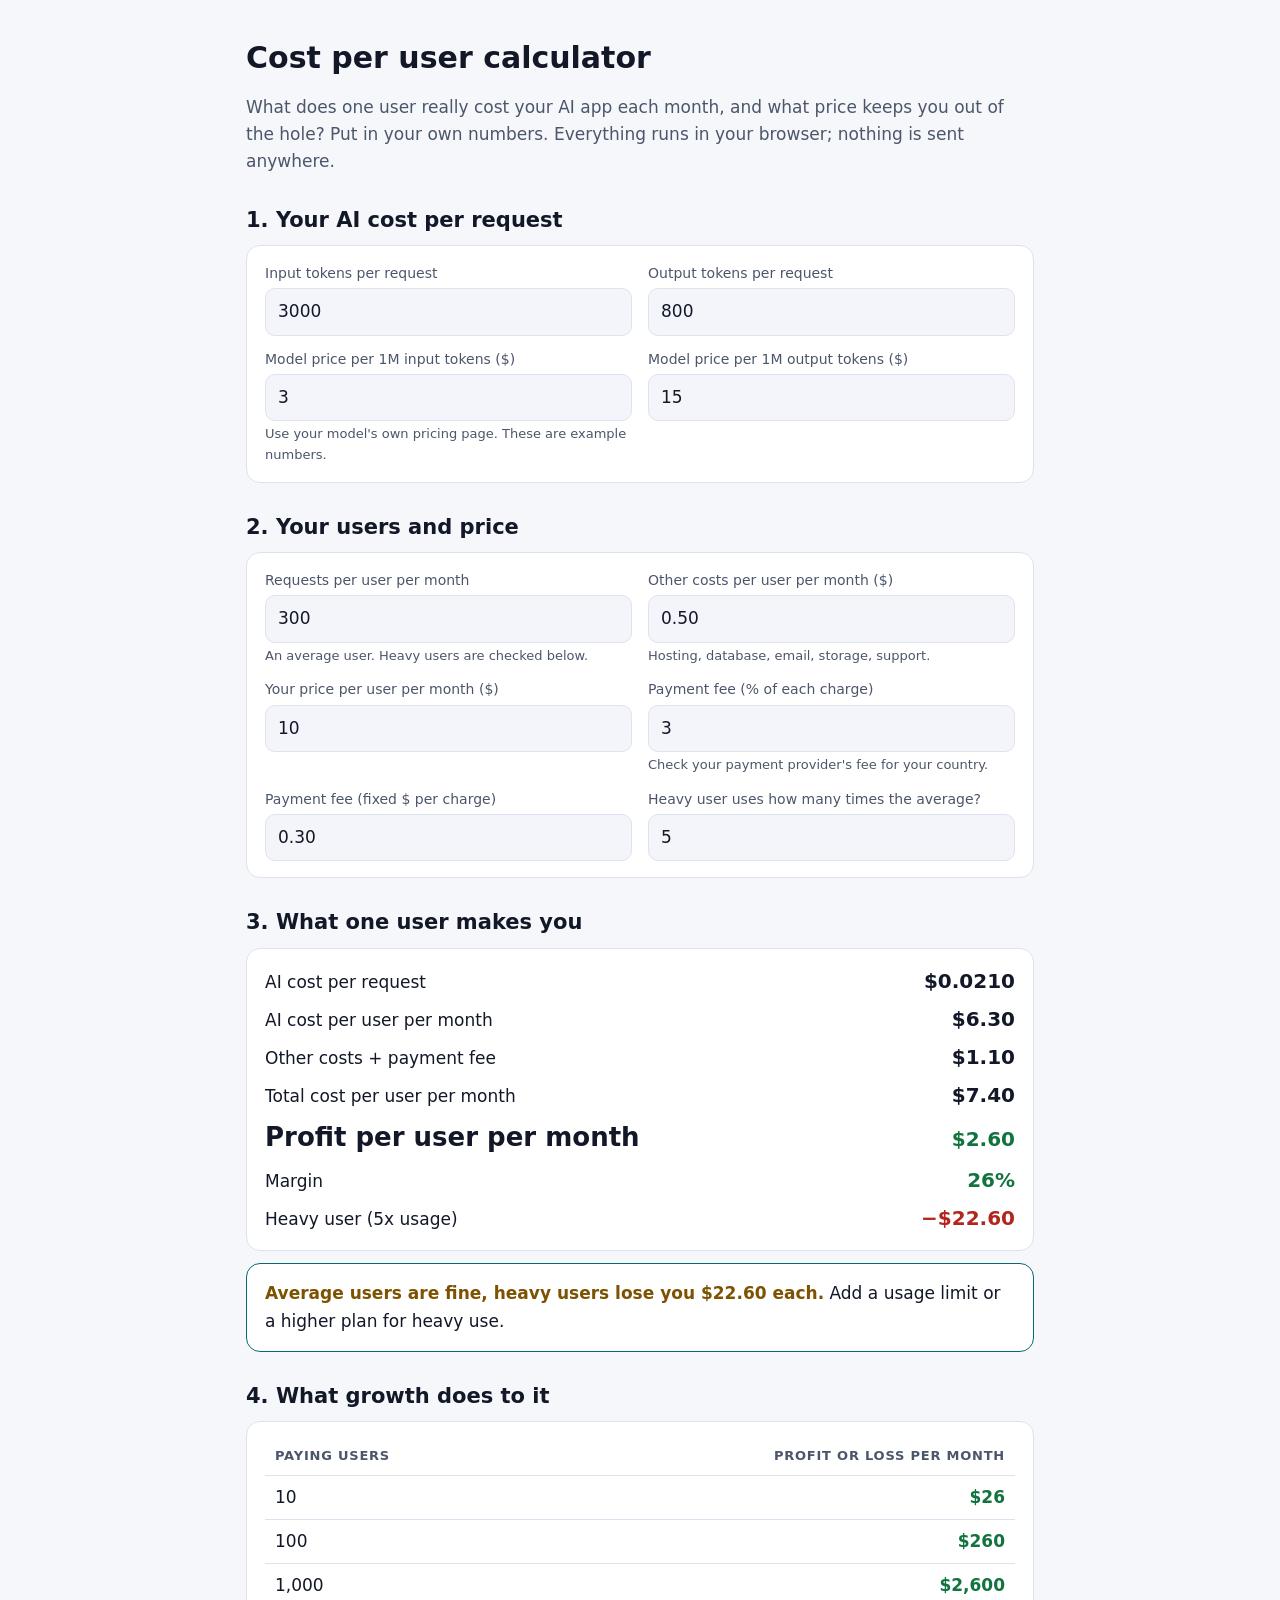
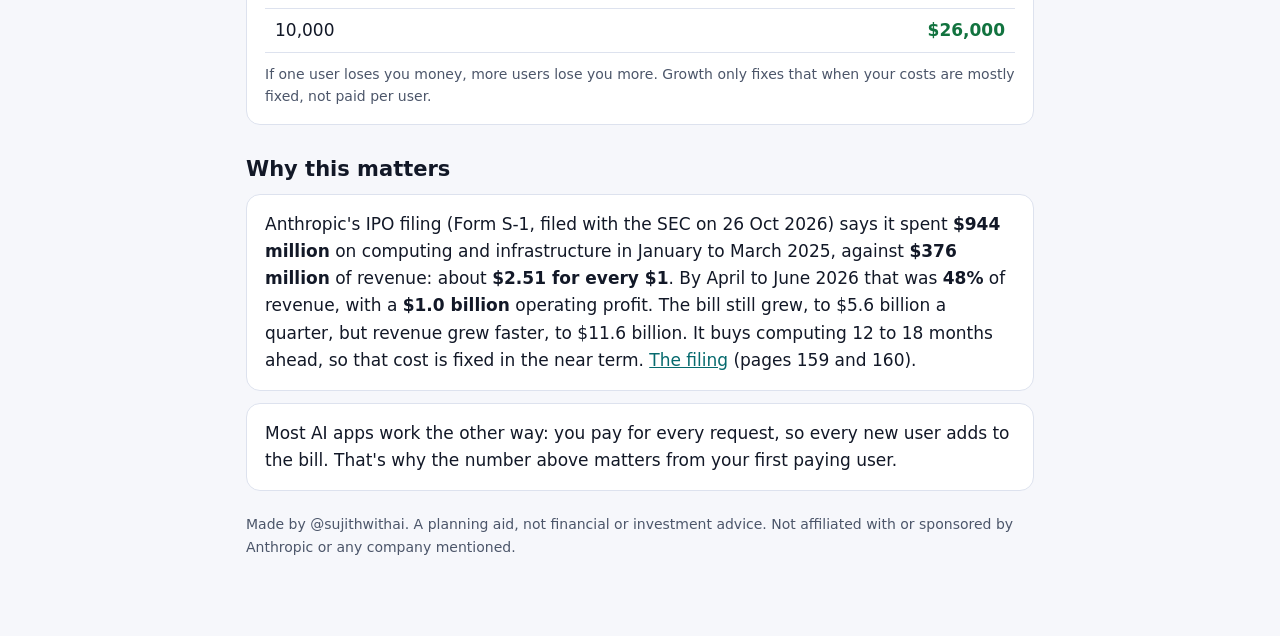
<file: price/index.html>
<!doctype html>
<html lang="en">
<head>
<meta charset="utf-8">
<meta name="viewport" content="width=device-width, initial-scale=1">
<title>Cost Per User Calculator · Sujith With AI</title>
<meta name="description" content="Find what one user really costs your AI app each month, and the price that keeps you out of the hole. Free, runs in your browser.">
<style>
  :root { --bg: #090e21; --card: #121a33; --ink: #f2f6ff; --muted: #a9b6d0; --line: #26304d; --accent: #4de5e8; --good: #3ddc84; --bad: #ff6b70; --warn: #ffc93c; --field: #0d1430; }
  @media (prefers-color-scheme: light) { :root:not([data-theme="dark"]) { --bg: #f6f7fb; --card: #ffffff; --ink: #121827; --muted: #4c566a; --line: #dde2ee; --accent: #066a6e; --good: #12733f; --bad: #b3261e; --warn: #7d5200; --field: #f3f5fa; } }
  * { box-sizing: border-box; }
  body { margin: 0; background: var(--bg); color: var(--ink); font: 17px/1.6 system-ui, -apple-system, "Segoe UI", sans-serif; }
  main { max-width: 820px; margin: 0 auto; padding: 28px 16px 64px; }
  h1 { font-size: 30px; line-height: 1.3; margin: 10px 0 6px; }
  h2 { font-size: 21px; line-height: 1.4; margin: 30px 0 10px; }
  .lead { color: var(--muted); }
  a { color: var(--accent); }
  .card { background: var(--card); border: 1px solid var(--line); border-radius: 14px; padding: 16px 18px; margin-bottom: 12px; }
  .grid { display: grid; grid-template-columns: 1fr 1fr; gap: 12px 16px; }
  label { display: block; font-size: 14px; color: var(--muted); margin-bottom: 4px; }
  input { width: 100%; font: inherit; color: var(--ink); background: var(--field); border: 1px solid var(--line); border-radius: 10px; padding: 9px 12px; }
  input:focus { outline: 2px solid var(--accent); outline-offset: 1px; }
  .hint { font-size: 13px; color: var(--muted); margin-top: 3px; }
  .out { display: grid; grid-template-columns: 1fr auto; gap: 6px 16px; align-items: baseline; }
  .out b { font-size: 20px; text-align: right; white-space: nowrap; }
  .big { font-size: 26px; font-weight: 800; }
  .good { color: var(--good); } .bad { color: var(--bad); } .warn { color: var(--warn); }
  .verdict { border-color: var(--accent); }
  table { width: 100%; border-collapse: collapse; }
  th, td { text-align: left; padding: 8px 10px; border-bottom: 1px solid var(--line); }
  th { font-size: 13px; letter-spacing: .06em; text-transform: uppercase; color: var(--muted); }
  td.n { text-align: right; font-weight: 700; white-space: nowrap; }
  .small { font-size: 14px; color: var(--muted); }
  @media (max-width: 600px) { .grid { grid-template-columns: 1fr; } }
</style>
</head>
<body>
<main>
  <h1>Cost per user calculator</h1>
  <p class="lead">What does one user really cost your AI app each month, and what price keeps you out of the hole?
    Put in your own numbers. Everything runs in your browser; nothing is sent anywhere.</p>

  <h2>1. Your AI cost per request</h2>
  <div class="card grid">
    <div><label for="tin">Input tokens per request</label><input id="tin" type="number" min="0" step="100" value="3000"></div>
    <div><label for="tout">Output tokens per request</label><input id="tout" type="number" min="0" step="100" value="800"></div>
    <div><label for="pin">Model price per 1M input tokens ($)</label><input id="pin" type="number" min="0" step="0.01" value="3">
      <div class="hint">Use your model's own pricing page. These are example numbers.</div></div>
    <div><label for="pout">Model price per 1M output tokens ($)</label><input id="pout" type="number" min="0" step="0.01" value="15"></div>
  </div>

  <h2>2. Your users and price</h2>
  <div class="card grid">
    <div><label for="req">Requests per user per month</label><input id="req" type="number" min="0" step="10" value="300">
      <div class="hint">An average user. Heavy users are checked below.</div></div>
    <div><label for="other">Other costs per user per month ($)</label><input id="other" type="number" min="0" step="0.05" value="0.50">
      <div class="hint">Hosting, database, email, storage, support.</div></div>
    <div><label for="price">Your price per user per month ($)</label><input id="price" type="number" min="0" step="1" value="10"></div>
    <div><label for="feep">Payment fee (% of each charge)</label><input id="feep" type="number" min="0" step="0.1" value="3">
      <div class="hint">Check your payment provider's fee for your country.</div></div>
    <div><label for="feef">Payment fee (fixed $ per charge)</label><input id="feef" type="number" min="0" step="0.05" value="0.30"></div>
    <div><label for="heavy">Heavy user uses how many times the average?</label><input id="heavy" type="number" min="1" step="1" value="5"></div>
  </div>

  <h2>3. What one user makes you</h2>
  <div class="card out" id="out"></div>
  <div class="card verdict" id="verdict"></div>

  <h2>4. What growth does to it</h2>
  <div class="card"><table><thead><tr><th>Paying users</th><th style="text-align:right">Profit or loss per month</th></tr></thead><tbody id="scale"></tbody></table>
    <p class="small" style="margin:10px 0 0">If one user loses you money, more users lose you more. Growth only fixes that when your costs are
      mostly fixed, not paid per user.</p></div>

  <h2>Why this matters</h2>
  <div class="card">Anthropic's IPO filing (Form S-1, filed with the SEC on 26 Oct 2026) says it spent <b>$944 million</b> on computing and
    infrastructure in January to March 2025, against <b>$376 million</b> of revenue: about <b>$2.51 for every $1</b>. By April to June 2026
    that was <b>48%</b> of revenue, with a <b>$1.0 billion</b> operating profit. The bill still grew, to $5.6 billion a quarter, but revenue
    grew faster, to $11.6 billion. It buys computing 12 to 18 months ahead, so that cost is fixed in the near term.
    <a href="https://www.sec.gov/Archives/edgar/data/2130357/000162828026067168/anthropicpbc-sx1.htm" rel="noopener">The filing</a>
    (pages 159 and 160).</div>
  <div class="card">Most AI apps work the other way: you pay for every request, so every new user adds to the bill. That's why the
    number above matters from your first paying user.</div>

  <p class="small" style="margin-top:22px">Made by @sujithwithai. A planning aid, not financial or investment advice. Not affiliated with
    or sponsored by Anthropic or any company mentioned.</p>
</main>
<script>
  const $ = id => document.getElementById(id);
  const num = id => { const v = parseFloat($(id).value); return isFinite(v) && v >= 0 ? v : 0; };
  const usd = (x, d = 2) => (x < 0 ? "−$" : "$") + Math.abs(x).toLocaleString("en-US", { minimumFractionDigits: d, maximumFractionDigits: d });
  function calc() {
    const perReq = num("tin") / 1e6 * num("pin") + num("tout") / 1e6 * num("pout");
    const req = num("req"), price = num("price"), other = num("other");
    const fee = price > 0 ? price * num("feep") / 100 + num("feef") : 0;
    const ai = perReq * req, cost = ai + other + fee, profit = price - cost;
    const heavyProfit = price - (ai * num("heavy") + other + fee);
    const margin = price > 0 ? profit / price * 100 : 0;
    const varRate = 1 - num("feep") / 100;
    const breakEven = varRate > 0 ? (ai + other + num("feef")) / varRate : Infinity;
    const cls = x => x >= 0 ? "good" : "bad";
    $("out").innerHTML =
      `<span>AI cost per request</span><b>${usd(perReq, 4)}</b>` +
      `<span>AI cost per user per month</span><b>${usd(ai)}</b>` +
      `<span>Other costs + payment fee</span><b>${usd(other + fee)}</b>` +
      `<span>Total cost per user per month</span><b>${usd(cost)}</b>` +
      `<span class="big">Profit per user per month</span><b class="big ${cls(profit)}">${usd(profit)}</b>` +
      `<span>Margin</span><b class="${cls(profit)}">${price > 0 ? margin.toFixed(0) + "%" : "n/a"}</b>` +
      `<span>Heavy user (${num("heavy")}x usage)</span><b class="${cls(heavyProfit)}">${usd(heavyProfit)}</b>`;
    let v;
    if (profit < 0) v = `<b class="bad">You lose ${usd(-profit)} on every user.</b> Raise the price to at least <b>${usd(breakEven)}</b> just to break even, cut the AI cost per request, or cap usage.`;
    else if (heavyProfit < 0) v = `<b class="warn">Average users are fine, heavy users lose you ${usd(-heavyProfit)} each.</b> Add a usage limit or a higher plan for heavy use.`;
    else if (margin < 50) v = `<b class="warn">You make money on each user, but the margin is thin (${margin.toFixed(0)}%).</b> Break-even price: ${usd(breakEven)}. Leave room for support, ads and refunds.`;
    else v = `<b class="good">Healthy: ${usd(profit)} per user, ${margin.toFixed(0)}% margin.</b> Break-even price: ${usd(breakEven)}. Keep checking as usage grows.`;
    $("verdict").innerHTML = v;
    $("scale").innerHTML = [10, 100, 1000, 10000].map(n =>
      `<tr><td>${n.toLocaleString("en-US")}</td><td class="n ${cls(profit)}">${usd(profit * n, 0)}</td></tr>`).join("");
  }
  document.querySelectorAll("input").forEach(i => i.addEventListener("input", calc));
  calc();
</script>
</body>
</html>
</file>
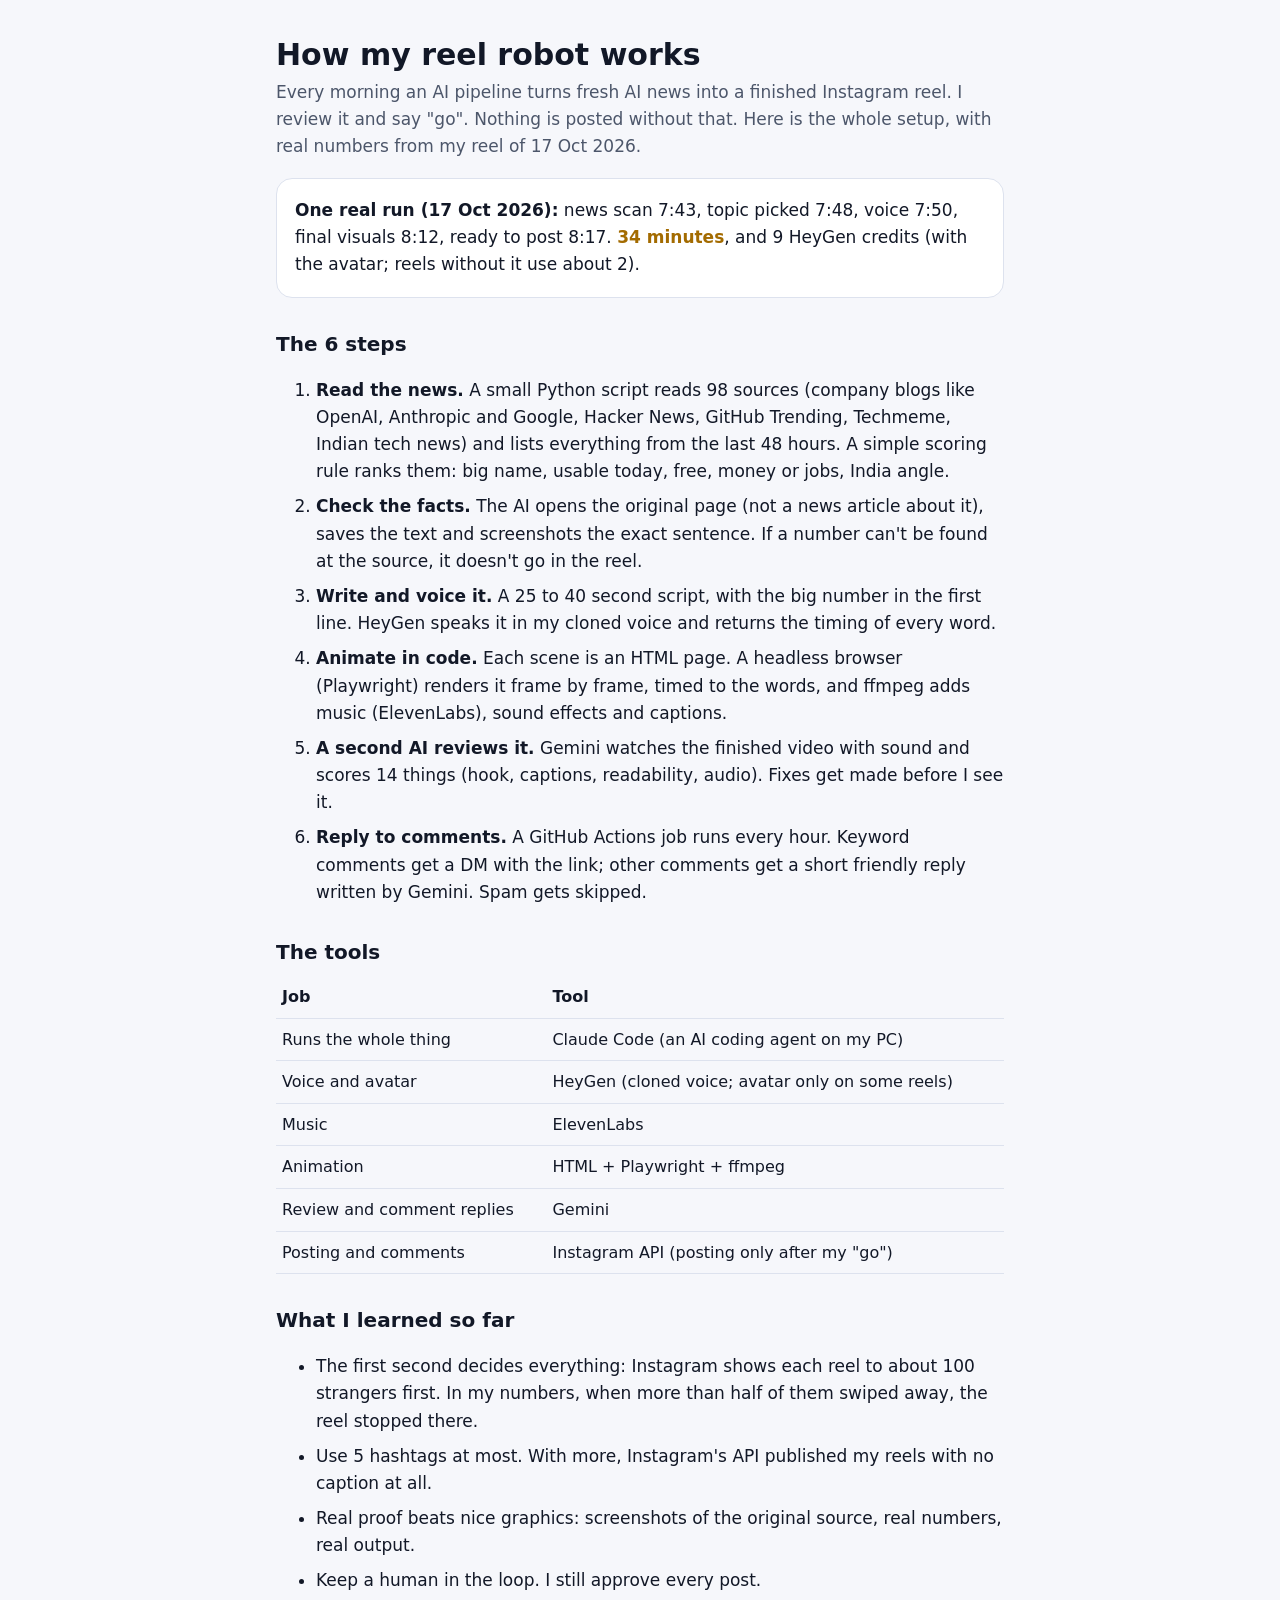
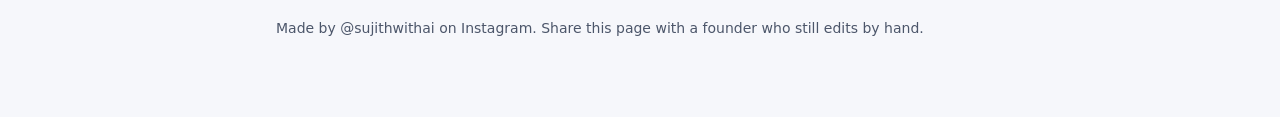
<file: reel-robot/index.html>
<!doctype html>
<html lang="en">
<head>
<meta charset="utf-8">
<meta name="viewport" content="width=device-width, initial-scale=1">
<title>Reel Robot · Sujith With AI</title>
<meta name="description" content="How an AI pipeline makes a daily Instagram reel: news scan, fact check, script, cloned voice, code animation, AI review and AI comment replies.">
<style>
  :root { --bg: #090e21; --card: #121a33; --ink: #f2f6ff; --muted: #a9b6d0; --line: #26304d; --accent: #4de5e8; --yellow: #ffc93c; --green: #3ddc84; }
  @media (prefers-color-scheme: light) { :root:not([data-theme="dark"]) { --bg: #f6f7fb; --card: #ffffff; --ink: #121827; --muted: #4c566a; --line: #dde2ee; --accent: #0b8f93; --yellow: #a36b00; --green: #1a8a4a; } }
  * { box-sizing: border-box; }
  body { margin: 0; background: var(--bg); color: var(--ink); font: 17px/1.6 system-ui, -apple-system, "Segoe UI", sans-serif; }
  main { max-width: 760px; margin: 0 auto; padding: 28px 16px 64px; }
  h1 { font-size: 30px; line-height: 1.15; margin: 10px 0 6px; }
  h2 { font-size: 20px; margin: 30px 0 8px; }
  .lead { color: var(--muted); margin: 0 0 18px; }
  .card { background: var(--card); border: 1px solid var(--line); border-radius: 16px; padding: 18px; }
  table { width: 100%; border-collapse: collapse; font-size: 16px; }
  th, td { text-align: left; padding: 8px 6px; border-bottom: 1px solid var(--line); vertical-align: top; }
  ol li, ul li { margin-bottom: 8px; }
  .small { font-size: 14px; color: var(--muted); }
  b.n { color: var(--yellow); }
</style>
</head>
<body>
<main>
  <h1>How my reel robot works</h1>
  <p class="lead">Every morning an AI pipeline turns fresh AI news into a finished Instagram reel. I review it and say "go".
    Nothing is posted without that. Here is the whole setup, with real numbers from my reel of 17 Oct 2026.</p>

  <div class="card">
    <strong>One real run (17 Oct 2026):</strong> news scan 7:43, topic picked 7:48, voice 7:50, final visuals 8:12,
    ready to post 8:17. <b class="n">34 minutes</b>, and 9 HeyGen credits (with the avatar; reels without it use about 2).
  </div>

  <h2>The 6 steps</h2>
  <ol>
    <li><strong>Read the news.</strong> A small Python script reads 98 sources (company blogs like OpenAI, Anthropic and Google,
      Hacker News, GitHub Trending, Techmeme, Indian tech news) and lists everything from the last 48 hours. A simple scoring
      rule ranks them: big name, usable today, free, money or jobs, India angle.</li>
    <li><strong>Check the facts.</strong> The AI opens the original page (not a news article about it), saves the text and
      screenshots the exact sentence. If a number can't be found at the source, it doesn't go in the reel.</li>
    <li><strong>Write and voice it.</strong> A 25 to 40 second script, with the big number in the first line. HeyGen speaks
      it in my cloned voice and returns the timing of every word.</li>
    <li><strong>Animate in code.</strong> Each scene is an HTML page. A headless browser (Playwright) renders it frame by
      frame, timed to the words, and ffmpeg adds music (ElevenLabs), sound effects and captions.</li>
    <li><strong>A second AI reviews it.</strong> Gemini watches the finished video with sound and scores 14 things (hook,
      captions, readability, audio). Fixes get made before I see it.</li>
    <li><strong>Reply to comments.</strong> A GitHub Actions job runs every hour. Keyword comments get a DM with the link;
      other comments get a short friendly reply written by Gemini. Spam gets skipped.</li>
  </ol>

  <h2>The tools</h2>
  <table>
    <tr><th>Job</th><th>Tool</th></tr>
    <tr><td>Runs the whole thing</td><td>Claude Code (an AI coding agent on my PC)</td></tr>
    <tr><td>Voice and avatar</td><td>HeyGen (cloned voice; avatar only on some reels)</td></tr>
    <tr><td>Music</td><td>ElevenLabs</td></tr>
    <tr><td>Animation</td><td>HTML + Playwright + ffmpeg</td></tr>
    <tr><td>Review and comment replies</td><td>Gemini</td></tr>
    <tr><td>Posting and comments</td><td>Instagram API (posting only after my "go")</td></tr>
  </table>

  <h2>What I learned so far</h2>
  <ul>
    <li>The first second decides everything: Instagram shows each reel to about 100 strangers first. In my numbers, when
      more than half of them swiped away, the reel stopped there.</li>
    <li>Use 5 hashtags at most. With more, Instagram's API published my reels with no caption at all.</li>
    <li>Real proof beats nice graphics: screenshots of the original source, real numbers, real output.</li>
    <li>Keep a human in the loop. I still approve every post.</li>
  </ul>

  <p class="small" style="margin-top:22px">Made by @sujithwithai on Instagram. Share this page with a founder who still edits by hand.</p>
</main>
</body>
</html>
</file>
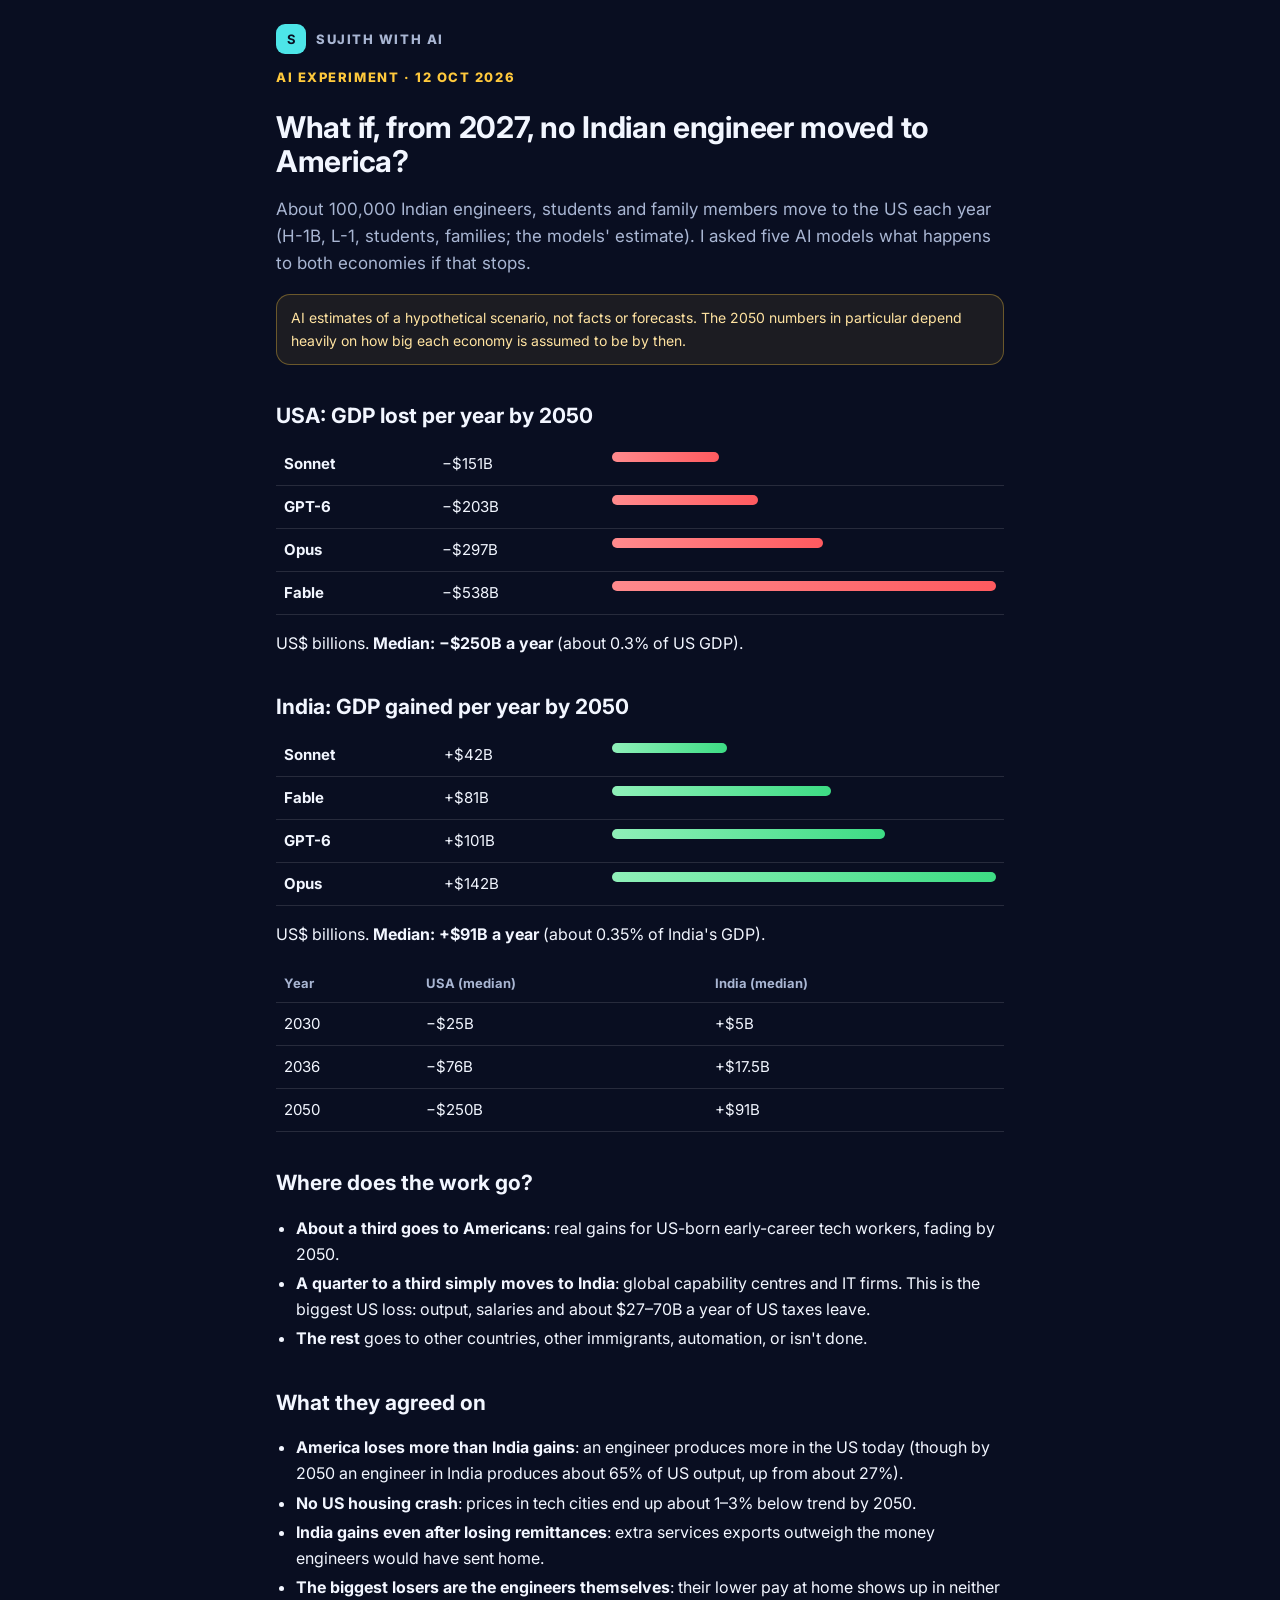
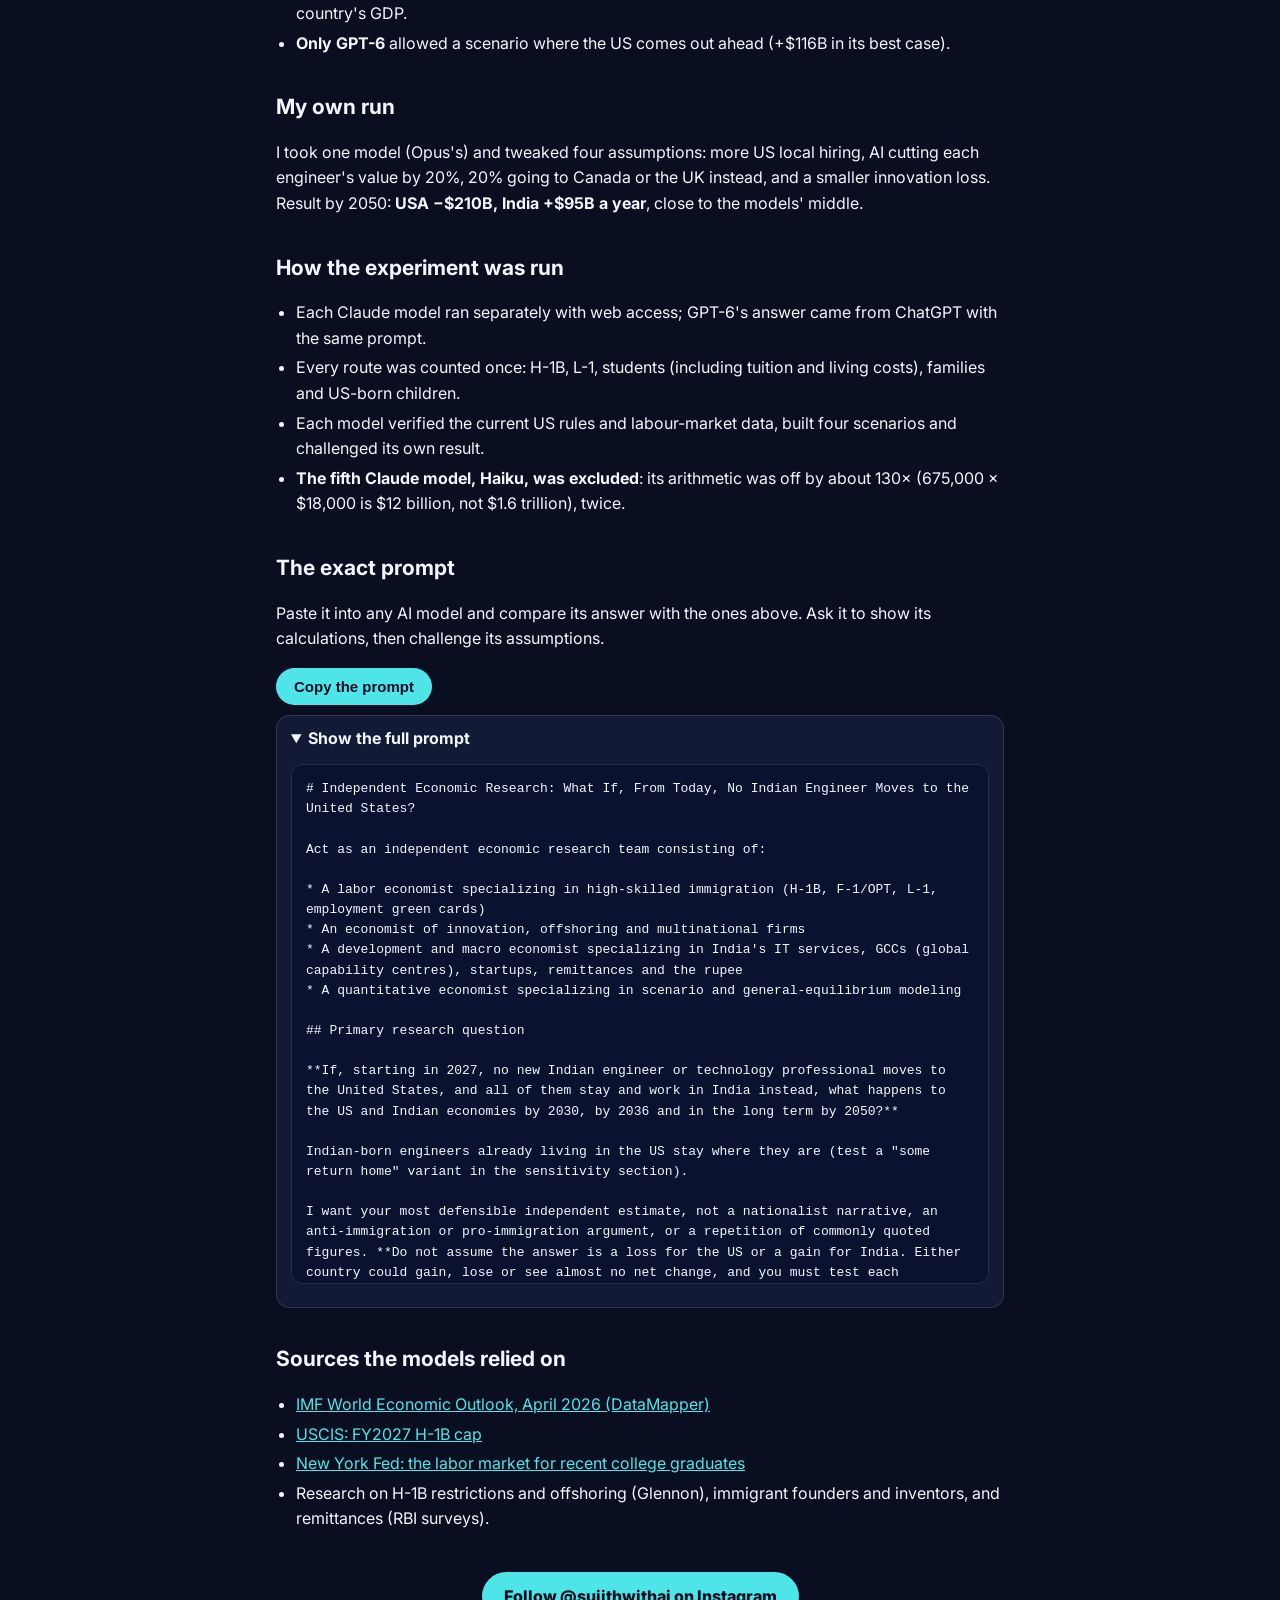
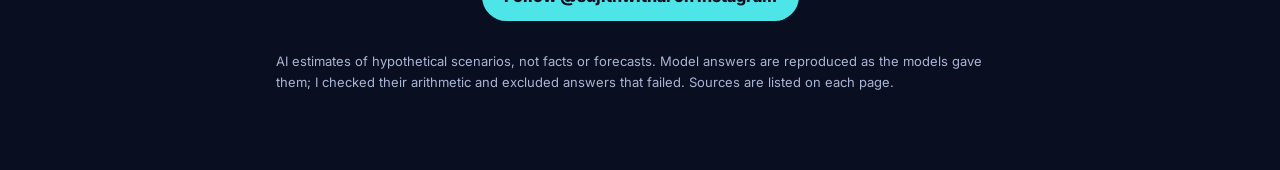
<file: us-engineers/index.html>
<!doctype html><html lang="en"><head><meta charset="utf-8">
<meta name="viewport" content="width=device-width,initial-scale=1">
<title>No Indian engineers in the US? 5 AIs estimate the impact</title><meta name="description" content="If no Indian engineer moved to America from 2027: what five AI models estimate for the US and Indian economies by 2050.">
<meta property="og:title" content="No Indian engineers in the US? 5 AIs estimate the impact"><meta property="og:description" content="If no Indian engineer moved to America from 2027: what five AI models estimate for the US and Indian economies by 2050.">
<link href="https://fonts.googleapis.com/css2?family=Inter:wght@400;700;800;900&display=swap" rel="stylesheet">
<style>
:root{--bg:#090e21;--card:#121a35;--ink:#f2f6ff;--muted:#a9b6d3;--cyan:#4de5e8;--purple:#9d86ff;--yellow:#ffc93c;--green:#3ddc84;--red:#ff5a5f;--line:rgba(255,255,255,.12)}
*{box-sizing:border-box}html{-webkit-text-size-adjust:100%}
body{margin:0;background:var(--bg);color:var(--ink);font:16px/1.6 Inter,system-ui,-apple-system,"Segoe UI",sans-serif}
main{max-width:760px;margin:0 auto;padding:24px 16px 64px}
a{color:var(--cyan)}
.brand{display:flex;align-items:center;gap:10px;font-weight:800;letter-spacing:.12em;font-size:13px;color:var(--muted);text-decoration:none}
.brand b{width:30px;height:30px;border-radius:9px;background:var(--cyan);color:var(--bg);display:grid;place-items:center;letter-spacing:0}
h1{font-size:30px;line-height:1.15;margin:22px 0 8px;letter-spacing:-.01em}
h2{font-size:21px;margin:34px 0 10px}
.kicker{color:var(--yellow);font-weight:800;font-size:13px;letter-spacing:.12em;text-transform:uppercase}
.lead{color:var(--muted);font-size:17px}
.note{background:rgba(255,201,60,.08);border:1px solid rgba(255,201,60,.35);border-radius:14px;padding:12px 14px;font-size:14px;color:#ffe3a1}
.card{background:var(--card);border:1px solid var(--line);border-radius:16px;padding:16px;margin:12px 0}
.big{font-size:34px;font-weight:900;line-height:1.1}
.grid{display:grid;grid-template-columns:repeat(auto-fit,minmax(150px,1fr));gap:10px}
table{width:100%;border-collapse:collapse;font-size:15px}
th,td{text-align:left;padding:9px 8px;border-bottom:1px solid var(--line);vertical-align:top}
th{color:var(--muted);font-weight:700;font-size:13px}
.tablewrap{overflow-x:auto}
.bar{height:10px;border-radius:6px;background:linear-gradient(90deg,var(--purple),var(--cyan));min-width:4px}
.neg .bar{background:linear-gradient(90deg,#ff8a8d,var(--red))}.pos .bar{background:linear-gradient(90deg,#8ff0b9,var(--green))}
ul{padding-left:20px}li{margin:4px 0}
details{background:var(--card);border:1px solid var(--line);border-radius:14px;padding:10px 14px;margin:10px 0}
summary{cursor:pointer;font-weight:700}
pre{white-space:pre-wrap;word-wrap:break-word;background:#0b1230;border:1px solid var(--line);border-radius:12px;padding:14px;font:13px/1.55 ui-monospace,Consolas,monospace;max-height:520px;overflow:auto}
button{background:var(--cyan);color:var(--bg);border:0;border-radius:999px;padding:10px 18px;font-weight:800;font-size:15px;cursor:pointer}
.cta{text-align:center;margin-top:40px}
.cta a{display:inline-block;background:var(--cyan);color:var(--bg);text-decoration:none;font-weight:800;border-radius:999px;padding:12px 22px}
.foot{color:var(--muted);font-size:13px;margin-top:30px}
</style></head><body><main>
<a class="brand" href="../"><b>S</b>SUJITH WITH AI</a>

<p class="kicker">AI experiment · 12 Oct 2026</p>
<h1>What if, from 2027, no Indian engineer moved to America?</h1>
<p class="lead">About 100,000 Indian engineers, students and family members move to the US each year (H-1B, L-1,
students, families; the models' estimate). I asked five AI models what happens to both economies if that stops.</p>
<div class="note">AI estimates of a hypothetical scenario, not facts or forecasts. The 2050 numbers in particular
depend heavily on how big each economy is assumed to be by then.</div>

<h2>USA: GDP lost per year by 2050</h2>
<div class='tablewrap'><table><tr class='neg'><td><b>Sonnet</b></td><td style='white-space:nowrap'>−$151B</td><td style='width:55%'><div class='bar' style='width:28%'></div></td></tr><tr class='neg'><td><b>GPT-6</b></td><td style='white-space:nowrap'>−$203B</td><td style='width:55%'><div class='bar' style='width:38%'></div></td></tr><tr class='neg'><td><b>Opus</b></td><td style='white-space:nowrap'>−$297B</td><td style='width:55%'><div class='bar' style='width:55%'></div></td></tr><tr class='neg'><td><b>Fable</b></td><td style='white-space:nowrap'>−$538B</td><td style='width:55%'><div class='bar' style='width:100%'></div></td></tr></table></div>
<p>US$ billions. <b>Median: −$250B a year</b> (about 0.3% of US GDP).</p>

<h2>India: GDP gained per year by 2050</h2>
<div class='tablewrap'><table><tr class='pos'><td><b>Sonnet</b></td><td style='white-space:nowrap'>+$42B</td><td style='width:55%'><div class='bar' style='width:30%'></div></td></tr><tr class='pos'><td><b>Fable</b></td><td style='white-space:nowrap'>+$81B</td><td style='width:55%'><div class='bar' style='width:57%'></div></td></tr><tr class='pos'><td><b>GPT-6</b></td><td style='white-space:nowrap'>+$101B</td><td style='width:55%'><div class='bar' style='width:71%'></div></td></tr><tr class='pos'><td><b>Opus</b></td><td style='white-space:nowrap'>+$142B</td><td style='width:55%'><div class='bar' style='width:100%'></div></td></tr></table></div>
<p>US$ billions. <b>Median: +$91B a year</b> (about 0.35% of India's GDP).</p>

<div class="tablewrap"><table>
<tr><th>Year</th><th>USA (median)</th><th>India (median)</th></tr>
<tr><td>2030</td><td>−$25B</td><td>+$5B</td></tr>
<tr><td>2036</td><td>−$76B</td><td>+$17.5B</td></tr>
<tr><td>2050</td><td>−$250B</td><td>+$91B</td></tr>
</table></div>

<h2>Where does the work go?</h2>
<ul>
<li><b>About a third goes to Americans</b>: real gains for US-born early-career tech workers, fading by 2050.</li>
<li><b>A quarter to a third simply moves to India</b>: global capability centres and IT firms. This is the biggest US
loss: output, salaries and about $27–70B a year of US taxes leave.</li>
<li><b>The rest</b> goes to other countries, other immigrants, automation, or isn't done.</li>
</ul>

<h2>What they agreed on</h2>
<ul>
<li><b>America loses more than India gains</b>: an engineer produces more in the US today (though by 2050 an engineer in
India produces about 65% of US output, up from about 27%).</li>
<li><b>No US housing crash</b>: prices in tech cities end up about 1–3% below trend by 2050.</li>
<li><b>India gains even after losing remittances</b>: extra services exports outweigh the money engineers would have sent home.</li>
<li><b>The biggest losers are the engineers themselves</b>: their lower pay at home shows up in neither country's GDP.</li>
<li><b>Only GPT-6</b> allowed a scenario where the US comes out ahead (+$116B in its best case).</li>
</ul>

<h2>My own run</h2>
<p>I took one model (Opus's) and tweaked four assumptions: more US local hiring, AI cutting each engineer's value by
20%, 20% going to Canada or the UK instead, and a smaller innovation loss. Result by 2050:
<b>USA −$210B, India +$95B a year</b>, close to the models' middle.</p>

<h2>How the experiment was run</h2>
<ul>
<li>Each Claude model ran separately with web access; GPT-6's answer came from ChatGPT with the same prompt.</li>
<li>Every route was counted once: H-1B, L-1, students (including tuition and living costs), families and US-born children.</li>
<li>Each model verified the current US rules and labour-market data, built four scenarios and challenged its own result.</li>
<li><b>The fifth Claude model, Haiku, was excluded</b>: its arithmetic was off by about 130× (675,000 × $18,000 is
$12 billion, not $1.6 trillion), twice.</li>
</ul>
<h2>The exact prompt</h2><p>Paste it into any AI model and compare its answer with the ones above. Ask it to show its calculations, then challenge its assumptions.</p><button id='copybtn' onclick='copyPrompt()'>Copy the prompt</button><details open><summary>Show the full prompt</summary><pre id='prompt'># Independent Economic Research: What If, From Today, No Indian Engineer Moves to the United States?

Act as an independent economic research team consisting of:

* A labor economist specializing in high-skilled immigration (H-1B, F-1/OPT, L-1, employment green cards)
* An economist of innovation, offshoring and multinational firms
* A development and macro economist specializing in India&#x27;s IT services, GCCs (global capability centres), startups, remittances and the rupee
* A quantitative economist specializing in scenario and general-equilibrium modeling

## Primary research question

**If, starting in 2027, no new Indian engineer or technology professional moves to the United States, and all of them stay and work in India instead, what happens to the US and Indian economies by 2030, by 2036 and in the long term by 2050?**

Indian-born engineers already living in the US stay where they are (test a &quot;some return home&quot; variant in the sensitivity section).

I want your most defensible independent estimate, not a nationalist narrative, an anti-immigration or pro-immigration argument, or a repetition of commonly quoted figures. **Do not assume the answer is a loss for the US or a gain for India. Either country could gain, lose or see almost no net change, and you must test each possibility.**

Primary outputs:

1. **Change in US nominal GDP in 2030, 2036 and 2050** versus a baseline where current trends continue (USD billions and %), with a justified range.
2. **Change in India&#x27;s nominal GDP in 2030, 2036 and 2050** versus the same baseline (USD billions and %), with a justified range.
3. **Who gains and who loses inside each country** (for example: US-born tech workers, US tech firms, US housing markets in tech hubs; Indian engineers, Indian IT firms and GCCs, remittance-receiving households, Indian states).

## 1. Starting point: verify today&#x27;s facts first

Verify at primary sources (Federal Register, USCIS, White House, Department of State, Department of Labor, BLS, RBI, NASSCOM, India&#x27;s Ministry of Statistics, IMF) and summarize in short, neutral tables:

**US policy and labor market (as of October 11, 2026)**
* Which high-skilled immigration rules are actually in force (for example the September 2025 proclamation adding a $100,000 payment to certain new H-1B petitions, wage-level or lottery changes, OPT changes, and any later rules), including court challenges
* Unemployment rates for US software developers, computer occupations and recent computer-science graduates, and recent tech layoffs and hiring trends
* How many new Indian engineers would have moved to the US each year under current trends (new H-1B approvals, F-1 students in STEM, OPT, L-1, employment green cards)

**India today**
* The number, headcount and growth of GCCs in India, and what work they do
* The size of India&#x27;s IT-services exports and software/services exports
* Startup funding and venture capital available in India in 2025–2026
* Annual engineering and IT graduates, and unemployment or underemployment among them
* Remittances: total inflows, the US share (RBI remittance survey), and how much comes from tech workers

**Baseline**
* Use the latest IMF World Economic Outlook actually published by October 11, 2026 (verify the date; do not use later reports) for 2026 US and India GDP and the medium-term projections, as your baseline path to 2030 (and extend it to 2036 with a stated assumption)

Clearly separate established facts, estimates from the literature, and your own assumptions. If you can&#x27;t verify a number live, say so.

## 2. Scenario definition

Define the group precisely and state your definition. As a default, use: **Indian-born people with engineering, computer science, IT or other technical degrees, or working in technology occupations, who would otherwise have moved to the US from 2027 onward** as students, temporary workers or permanent immigrants, plus their dependents.

Count every route explicitly and avoid counting the same person twice (a student who later gets an H-1B and then a green card is one person):
* **H-1B** workers hired directly from India
* **L-1** intra-company transfers (for example from Indian IT firms and multinationals)
* **F-1 students** going for a master&#x27;s or other degree, including their **tuition fees and living costs** paid in the US and the education loans their families take in India, and their later OPT/STEM OPT work
* **Dependents** (H-4, L-2, F-2), and the **children** who would later be born and educated in the US

Assume:

1. From 2027, no member of this group moves to the US, whether temporarily or permanently.
2. Immigration from all other countries and Indian immigration in other fields is unchanged, unless you argue that US employers would recruit more of them instead.
3. Every member of the group stays in India and looks for work there.
4. US companies remain free to offshore work and open or expand GCCs in India or elsewhere.
5. Each government&#x27;s policies follow current plans, unless you argue that this shock would itself change them.
6. AI and automation keep advancing. Consider how AI coding tools change the demand for engineers in both countries.

Explain which assumptions matter most and how realistic the scenario is.

## 3. Mechanisms to evaluate, in both directions

For each mechanism, state: **the direction (gain or loss), a rough size with sources, what would happen anyway, and what you can&#x27;t quantify.**

### United States: possible gains or no loss
* US-born and other workers take the jobs: hiring of locals, wage effects, especially if the tech labor market is soft
* Lower competition for entry-level tech jobs and for graduate-school places
* Political or fiscal effects that policymakers expect

### United States: possible losses
* Unfilled roles, slower projects, lost output in firms that rely on these workers
* Less innovation: fewer patents, fewer startups founded by immigrants (cite research on immigrant founders and inventors)
* **Jobs moving overseas instead:** firms hire the same people in India through GCCs, IT-services firms or remote work, so the work, the salaries and the taxes leave the US
* Lower consumption, lower tax and Social Security contributions
* **Housing:** reduced rental and purchase demand in tech hubs (Bay Area, Seattle, Austin, Dallas, New Jersey and others). Estimate whether this means a local softening of prices and rents, or anything like a &quot;crash&quot;, and give the evidence. Don&#x27;t exaggerate.
* Universities losing international students&#x27; tuition

### India: possible gains
* Jobs created in India: more GCC, IT-services, product and startup employment
* Higher exports of services, as US work moves to India
* More engineers in domestic industry, manufacturing, government and research
* More entrepreneurs and senior talent staying, with venture funding now available
* Higher domestic consumption, housing demand and tax revenue

### India: possible losses
* **Loss of future remittances** from these workers, and the effect on household consumption, savings, real estate in high-remittance regions, the current account and the rupee
* Absorption: can India create enough good jobs fast enough, or does it get more graduate unemployment and underemployment?
* Lower salaries than in the US mean less income per person, even if the work moves to India
* Weaker diaspora networks over time (fewer new links into US firms, investors and markets)
* Smaller incentive to study engineering if emigration is no longer possible

**Do not assume that every engineer who stays in India produces US-level output or earns a US salary.** Distinguish the job moving (offshoring) from the person producing the same value.

## 4. Build your own quantitative model

Use at least two independent methods.

### Method A: Bottom-up flows
* The annual number of people affected, accumulated from 2027 to 2030 and 2036
* For each person, split the likely outcomes into shares that add up to 100% across both countries: the job is filled by a US local, the job moves to India (offshored or GCC), the job moves to a third country, the job is automated or not done, and the person works in India in a domestic role or is unemployed
* For each outcome, the value added and income created in the US and in India, using sourced salary and productivity figures
* Remittance and consumption effects
* Innovation and firm-creation effects, with elasticities from peer-reviewed research
* Show the exact numbers, shares and calculations

### Method B: Evidence from natural experiments and comparators
Use published evidence such as H-1B lottery studies (effects on firms&#x27; hiring of locals and on offshoring), the 2004 H-1B cap cut and other cap changes, research on firms&#x27; responses to visa restrictions (for example Glennon&#x27;s work on offshoring after H-1B restrictions), immigrant founders and inventors, and remittance shocks in other countries. Cite each estimate and explain how you apply it to this scenario.

If the two methods disagree materially, explain why rather than averaging without justification. Make sure the same effect (wages, offshoring, innovation) is not counted twice.

## 5. Four scenarios

1. **US benefits:** locals take most jobs; little offshoring; India struggles to absorb the engineers.
2. **Mostly offshoring:** most of the work moves to India through GCCs and IT firms; the US loses output and taxes; India gains exports and jobs but loses remittances.
3. **Central:** the most defensible mix on the balance of evidence.
4. **Large shock:** sizeable innovation and startup losses in the US; tech-hub housing weakens; India gains strongly from domestic entrepreneurship and GCC growth.

For each scenario, give for 2030 and 2036:
* People affected (cumulative)
* US GDP change (USD billions and %), US tech-sector employment change, effect on US-born tech workers&#x27; jobs and wages
* India GDP change (USD billions and %), India IT/GCC employment change, change in services exports, change in remittances
* The housing effect in US tech hubs
* The main mechanisms and major uncertainties

Do not choose the central estimate as the midpoint of the others.

## 6. Nominal conversion and the rupee

Results are in **nominal US dollars**. Consider how lower remittances and higher services exports would each move the rupee, and show at least two exchange-rate assumptions.

## 7. Sensitivity and uncertainty

Test how the results change with:
* The share of jobs filled by US locals versus offshored versus automated
* India&#x27;s ability to create jobs for the extra engineers
* The size of the innovation and startup effects
* The remittance loss per worker
* AI reducing the demand for engineers in both countries
* Some existing Indian engineers returning home (for example 10% and 25% by 2036)

Identify the three assumptions with the greatest influence on each country&#x27;s result. State whether your ranges are statistical confidence intervals or judgement-based scenario ranges.

## 8. Challenge your own conclusion

Before finalizing, ask:
* Have I assumed the US must lose, or that India must gain?
* Have I ignored that US tech hiring may be weak, so locals could fill many roles?
* Have I ignored that much of this work can simply move to India, which may cost the US more than the visas did?
* Have I overestimated or underestimated remittance losses?
* Have I assumed India can absorb all these engineers into good jobs?
* Have I exaggerated housing effects?
* Have I counted the same effect twice?
* Am I picking assumptions to reach a headline-friendly number?

Revise the estimate if this review reveals inconsistencies.

## 8b. Long-term view: 2050

Extend the same scenario (no new Indian engineers move to the US from 2027) to **2050**. State the baseline you use for US and Indian GDP in 2050 (IMF projections stop around 2031, so state your growth and exchange-rate assumptions, citing long-term projections where available).

Consider effects that only show up over decades:
* **Compounding innovation:** fewer patents, startups and future large companies founded by Indian-born engineers in the US, versus more of them founded in India
* **The second generation:** the children of these migrants who would have been born and educated in the US (a large future US talent pool) and would instead grow up in India
* **US demographics and public finances:** an ageing workforce, Social Security and Medicare contributions, and the tax base
* **Permanent relocation of work:** whether US companies move more R&amp;D and product leadership (not just support work) to India for good, and whether India&#x27;s GCCs become independent product companies
* **Diaspora erosion:** fewer new links between India and US firms, investors and universities as the existing diaspora ages and retires
* **India&#x27;s absorption over time:** whether India&#x27;s economy grows enough by the 2030s–2040s to employ these engineers at much higher productivity than today
* **AI:** how AI changes the value of each engineer by 2050
* **Re-routing:** what share would go to Canada, the UK, Europe, Australia or the Gulf instead of staying in India

For 2050, give the change in US and Indian nominal GDP (USD billions and %) in your central case, with a range, and explain which effects grow, which fade, and which flip direction over time. Be explicit that 2050 estimates are far more uncertain than 2030 ones.

## 9. Required final answer format

Begin with two direct conclusions:

**&quot;Our independently estimated effect on US nominal GDP is ___ by 2030, ___ by 2036 and ___ by 2050 ($___ billion, ___%).&quot;**

**&quot;Our independently estimated effect on India&#x27;s nominal GDP is ___ by 2030, ___ by 2036 and ___ by 2050 ($___ billion, ___%).&quot;**

Then provide:
1. Executive summary
2. Verified facts (rules in force, US tech labor market, GCCs, remittances, baseline GDP)
3. Mechanisms for the US and for India, in both directions
4. Quantitative methodology and equations
5. Four-scenario comparison table
6. Central estimate calculations
7. Winners and losers inside each country
8. Nominal conversion and the rupee
9. Long-term view: 2050
10. Sensitivity analysis
11. Strongest evidence supporting and contradicting the estimates
12. Main limitations and uncertainties

End with this table:

| Metric | Result |
| --- | --- |
| New Indian engineers/tech workers who would have moved to the US each year (your definition) | |
| Cumulative people affected by 2030 / 2036 | |
| Baseline US GDP 2030 / 2036 (nominal USD) | |
| Baseline India GDP 2030 / 2036 (nominal USD) | |
| **Central: change in US GDP 2030 / 2036** | |
| **Central: change in India GDP 2030 / 2036** | |
| US range in 2036 (low – high) | |
| India range in 2036 (low – high) | |
| Share of the jobs: filled by US locals / offshored to India / elsewhere or automated | |
| Change in India&#x27;s remittance inflows by 2036 | |
| Change in India&#x27;s services exports by 2036 | |
| Effect on US tech-hub housing | |
| **Central: change in US GDP 2050 (and range)** | |
| **Central: change in India GDP 2050 (and range)** | |
| Effects that grow, fade or flip by 2050 | |
| Net winner, net loser, or roughly neutral, for each country | |
| Main reason for your estimate | |
| Confidence in your central estimates | |

## Research integrity requirements

* Work independently. Do not attempt to reproduce estimates from other AI models.
* Do not assume a predetermined result for either country.
* Cite credible research, preferably peer-reviewed, for important claims, with working source links.
* Clearly separate established facts from assumptions and speculative scenarios.
* Show calculations so the result can be audited.
* Do not invent data, citations, precision or statistical certainty. Where data are unavailable, say so.
* If you cannot access live sources, disclose that limitation rather than claiming verification.

**The objective is to determine the most economically plausible effects on both countries, not to support any political position on immigration.**
</pre></details>

<h2>Sources the models relied on</h2>
<ul>
<li><a href="https://www.imf.org/external/datamapper/NGDPD@WEO/USA/IND">IMF World Economic Outlook, April 2026 (DataMapper)</a></li>
<li><a href="https://www.uscis.gov/newsroom/alerts/uscis-reaches-fiscal-year-2027-h-1b-cap">USCIS: FY2027 H-1B cap</a></li>
<li><a href="https://www.newyorkfed.org/research/college-labor-market">New York Fed: the labor market for recent college graduates</a></li>
<li>Research on H-1B restrictions and offshoring (Glennon), immigrant founders and inventors, and remittances (RBI surveys).</li>
</ul>
<div class="cta"><a href="https://www.instagram.com/sujithwithai/">Follow @sujithwithai on Instagram</a></div>
<p class="foot">AI estimates of hypothetical scenarios, not facts or forecasts. Model answers are reproduced as the models
gave them; I checked their arithmetic and excluded answers that failed. Sources are listed on each page.</p>
</main><script>
function copyPrompt(){const t=document.getElementById('prompt').innerText;
 navigator.clipboard.writeText(t).then(()=>{const b=document.getElementById('copybtn');b.textContent='Copied ✓';setTimeout(()=>b.textContent='Copy the prompt',2000)});}
</script></body></html>
</file>
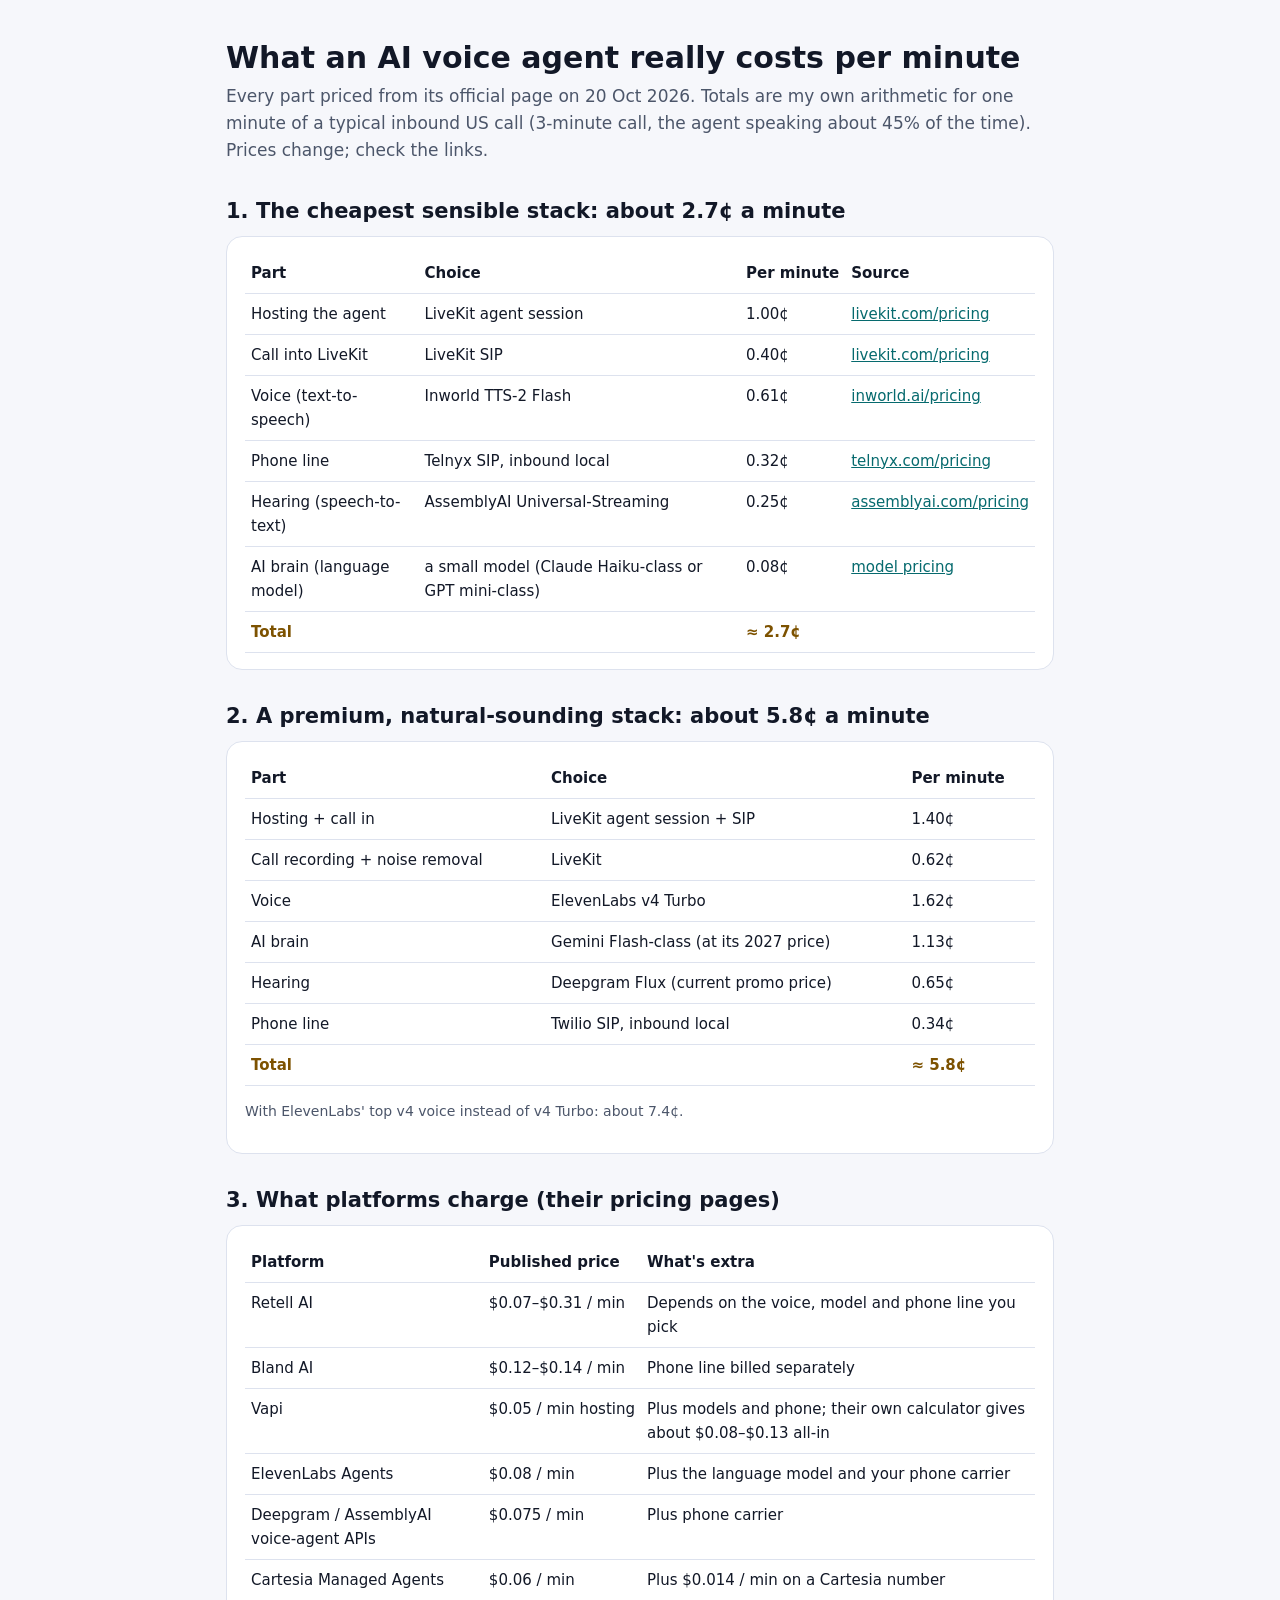
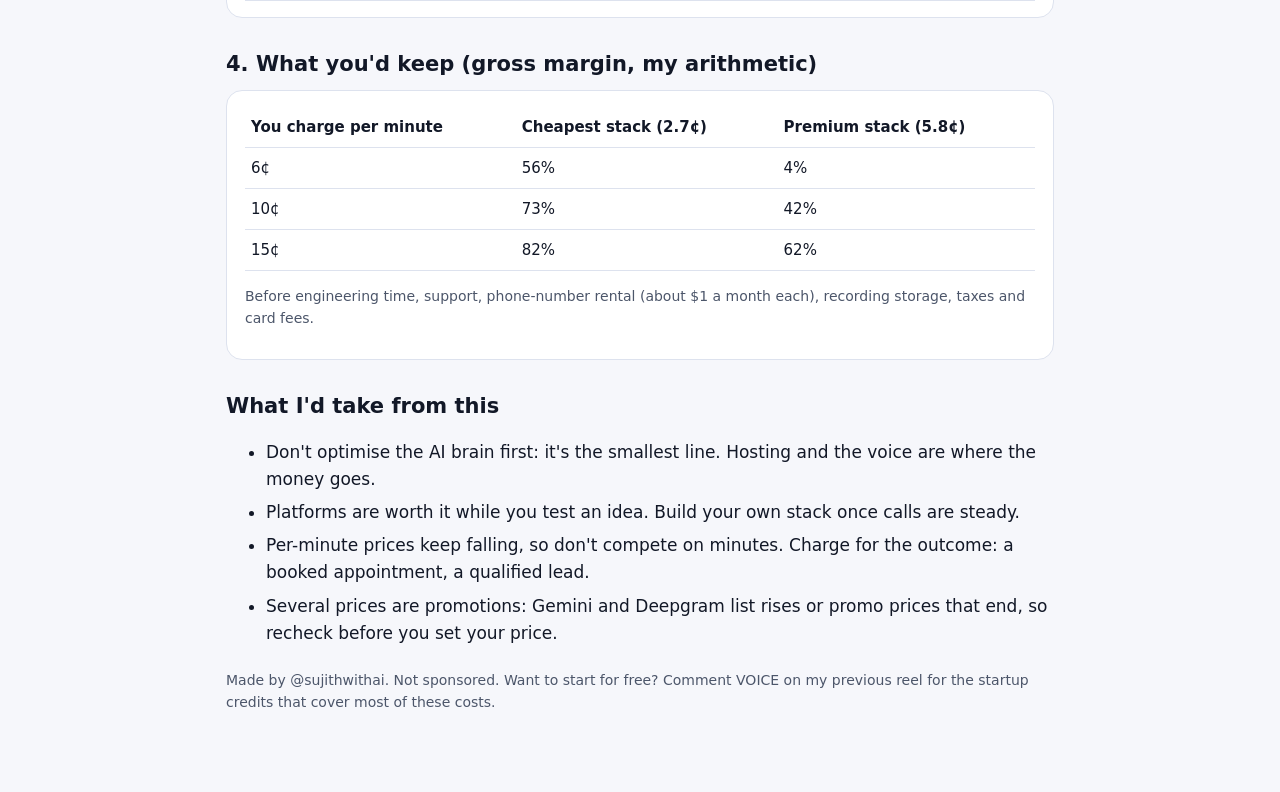
<file: voice-cost/index.html>
<!doctype html>
<html lang="en">
<head>
<meta charset="utf-8">
<meta name="viewport" content="width=device-width, initial-scale=1">
<title>Voice Agent Cost Sheet · Sujith With AI</title>
<meta name="description" content="What an AI voice agent really costs per minute, part by part, and what platforms charge. Official prices, Oct 2026.">
<style>
  :root { --bg: #090e21; --card: #121a33; --ink: #f2f6ff; --muted: #a9b6d0; --line: #26304d; --accent: #4de5e8; --yellow: #ffc93c; --green: #3ddc84; }
  @media (prefers-color-scheme: light) { :root:not([data-theme="dark"]) { --bg: #f6f7fb; --card: #ffffff; --ink: #121827; --muted: #4c566a; --line: #dde2ee; --accent: #066a6e; --yellow: #7d5200; --green: #146c3a; } }
  * { box-sizing: border-box; }
  body { margin: 0; background: var(--bg); color: var(--ink); font: 17px/1.6 system-ui, -apple-system, "Segoe UI", sans-serif; }
  main { max-width: 860px; margin: 0 auto; padding: 28px 16px 64px; }
  h1 { font-size: 30px; line-height: 1.3; margin: 10px 0 6px; }
  h2 { font-size: 21px; line-height: 1.4; margin: 32px 0 10px; }
  .lead { color: var(--muted); margin: 0 0 18px; }
  .card { background: var(--card); border: 1px solid var(--line); border-radius: 16px; padding: 16px 18px; margin-bottom: 14px; }
  .scroll { overflow-x: auto; }
  table { width: 100%; border-collapse: collapse; font-size: 15px; min-width: 600px; }
  th, td { text-align: left; padding: 8px 6px; border-bottom: 1px solid var(--line); vertical-align: top; }
  tr.tot td { font-weight: 800; color: var(--yellow); }
  .num { white-space: nowrap; }
  a { color: var(--accent); }
  .small { font-size: 14px; color: var(--muted); }
  ul li { margin-bottom: 6px; }
</style>
</head>
<body>
<main>
  <h1>What an AI voice agent really costs per minute</h1>
  <p class="lead">Every part priced from its official page on 20 Oct 2026. Totals are my own arithmetic for one minute of a typical
    inbound US call (3-minute call, the agent speaking about 45% of the time). Prices change; check the links.</p>

  <h2>1. The cheapest sensible stack: about 2.7¢ a minute</h2>
  <div class="card scroll"><table>
    <tr><th>Part</th><th>Choice</th><th class="num">Per minute</th><th>Source</th></tr>
    <tr><td>Hosting the agent</td><td>LiveKit agent session</td><td class="num">1.00¢</td><td><a href="https://livekit.com/pricing" rel="noopener">livekit.com/pricing</a></td></tr>
    <tr><td>Call into LiveKit</td><td>LiveKit SIP</td><td class="num">0.40¢</td><td><a href="https://livekit.com/pricing" rel="noopener">livekit.com/pricing</a></td></tr>
    <tr><td>Voice (text-to-speech)</td><td>Inworld TTS-2 Flash</td><td class="num">0.61¢</td><td><a href="https://inworld.ai/pricing" rel="noopener">inworld.ai/pricing</a></td></tr>
    <tr><td>Phone line</td><td>Telnyx SIP, inbound local</td><td class="num">0.32¢</td><td><a href="https://telnyx.com/pricing/elastic-sip" rel="noopener">telnyx.com/pricing</a></td></tr>
    <tr><td>Hearing (speech-to-text)</td><td>AssemblyAI Universal-Streaming</td><td class="num">0.25¢</td><td><a href="https://www.assemblyai.com/pricing" rel="noopener">assemblyai.com/pricing</a></td></tr>
    <tr><td>AI brain (language model)</td><td>a small model (Claude Haiku-class or GPT mini-class)</td><td class="num">0.08¢</td><td><a href="https://platform.claude.com/docs/en/about-claude/pricing" rel="noopener">model pricing</a></td></tr>
    <tr class="tot"><td>Total</td><td></td><td class="num">≈ 2.7¢</td><td></td></tr>
  </table></div>

  <h2>2. A premium, natural-sounding stack: about 5.8¢ a minute</h2>
  <div class="card scroll"><table>
    <tr><th>Part</th><th>Choice</th><th class="num">Per minute</th></tr>
    <tr><td>Hosting + call in</td><td>LiveKit agent session + SIP</td><td class="num">1.40¢</td></tr>
    <tr><td>Call recording + noise removal</td><td>LiveKit</td><td class="num">0.62¢</td></tr>
    <tr><td>Voice</td><td>ElevenLabs v4 Turbo</td><td class="num">1.62¢</td></tr>
    <tr><td>AI brain</td><td>Gemini Flash-class (at its 2027 price)</td><td class="num">1.13¢</td></tr>
    <tr><td>Hearing</td><td>Deepgram Flux (current promo price)</td><td class="num">0.65¢</td></tr>
    <tr><td>Phone line</td><td>Twilio SIP, inbound local</td><td class="num">0.34¢</td></tr>
    <tr class="tot"><td>Total</td><td></td><td class="num">≈ 5.8¢</td></tr>
  </table>
  <p class="small">With ElevenLabs' top v4 voice instead of v4 Turbo: about 7.4¢.</p></div>

  <h2>3. What platforms charge (their pricing pages)</h2>
  <div class="card scroll"><table>
    <tr><th>Platform</th><th>Published price</th><th>What's extra</th></tr>
    <tr><td>Retell AI</td><td class="num">$0.07–$0.31 / min</td><td>Depends on the voice, model and phone line you pick</td></tr>
    <tr><td>Bland AI</td><td class="num">$0.12–$0.14 / min</td><td>Phone line billed separately</td></tr>
    <tr><td>Vapi</td><td class="num">$0.05 / min hosting</td><td>Plus models and phone; their own calculator gives about $0.08–$0.13 all-in</td></tr>
    <tr><td>ElevenLabs Agents</td><td class="num">$0.08 / min</td><td>Plus the language model and your phone carrier</td></tr>
    <tr><td>Deepgram / AssemblyAI voice-agent APIs</td><td class="num">$0.075 / min</td><td>Plus phone carrier</td></tr>
    <tr><td>Cartesia Managed Agents</td><td class="num">$0.06 / min</td><td>Plus $0.014 / min on a Cartesia number</td></tr>
  </table></div>

  <h2>4. What you'd keep (gross margin, my arithmetic)</h2>
  <div class="card scroll"><table>
    <tr><th>You charge per minute</th><th>Cheapest stack (2.7¢)</th><th>Premium stack (5.8¢)</th></tr>
    <tr><td>6¢</td><td>56%</td><td>4%</td></tr>
    <tr><td>10¢</td><td>73%</td><td>42%</td></tr>
    <tr><td>15¢</td><td>82%</td><td>62%</td></tr>
  </table>
  <p class="small">Before engineering time, support, phone-number rental (about $1 a month each), recording storage, taxes and card fees.</p></div>

  <h2>What I'd take from this</h2>
  <ul>
    <li>Don't optimise the AI brain first: it's the smallest line. Hosting and the voice are where the money goes.</li>
    <li>Platforms are worth it while you test an idea. Build your own stack once calls are steady.</li>
    <li>Per-minute prices keep falling, so don't compete on minutes. Charge for the outcome: a booked appointment, a qualified lead.</li>
    <li>Several prices are promotions: Gemini and Deepgram list rises or promo prices that end, so recheck before you set your price.</li>
  </ul>

  <p class="small" style="margin-top:22px">Made by @sujithwithai. Not sponsored. Want to start for free? Comment VOICE on my previous reel for the startup credits that cover most of these costs.</p>
</main>
</body>
</html>
</file>
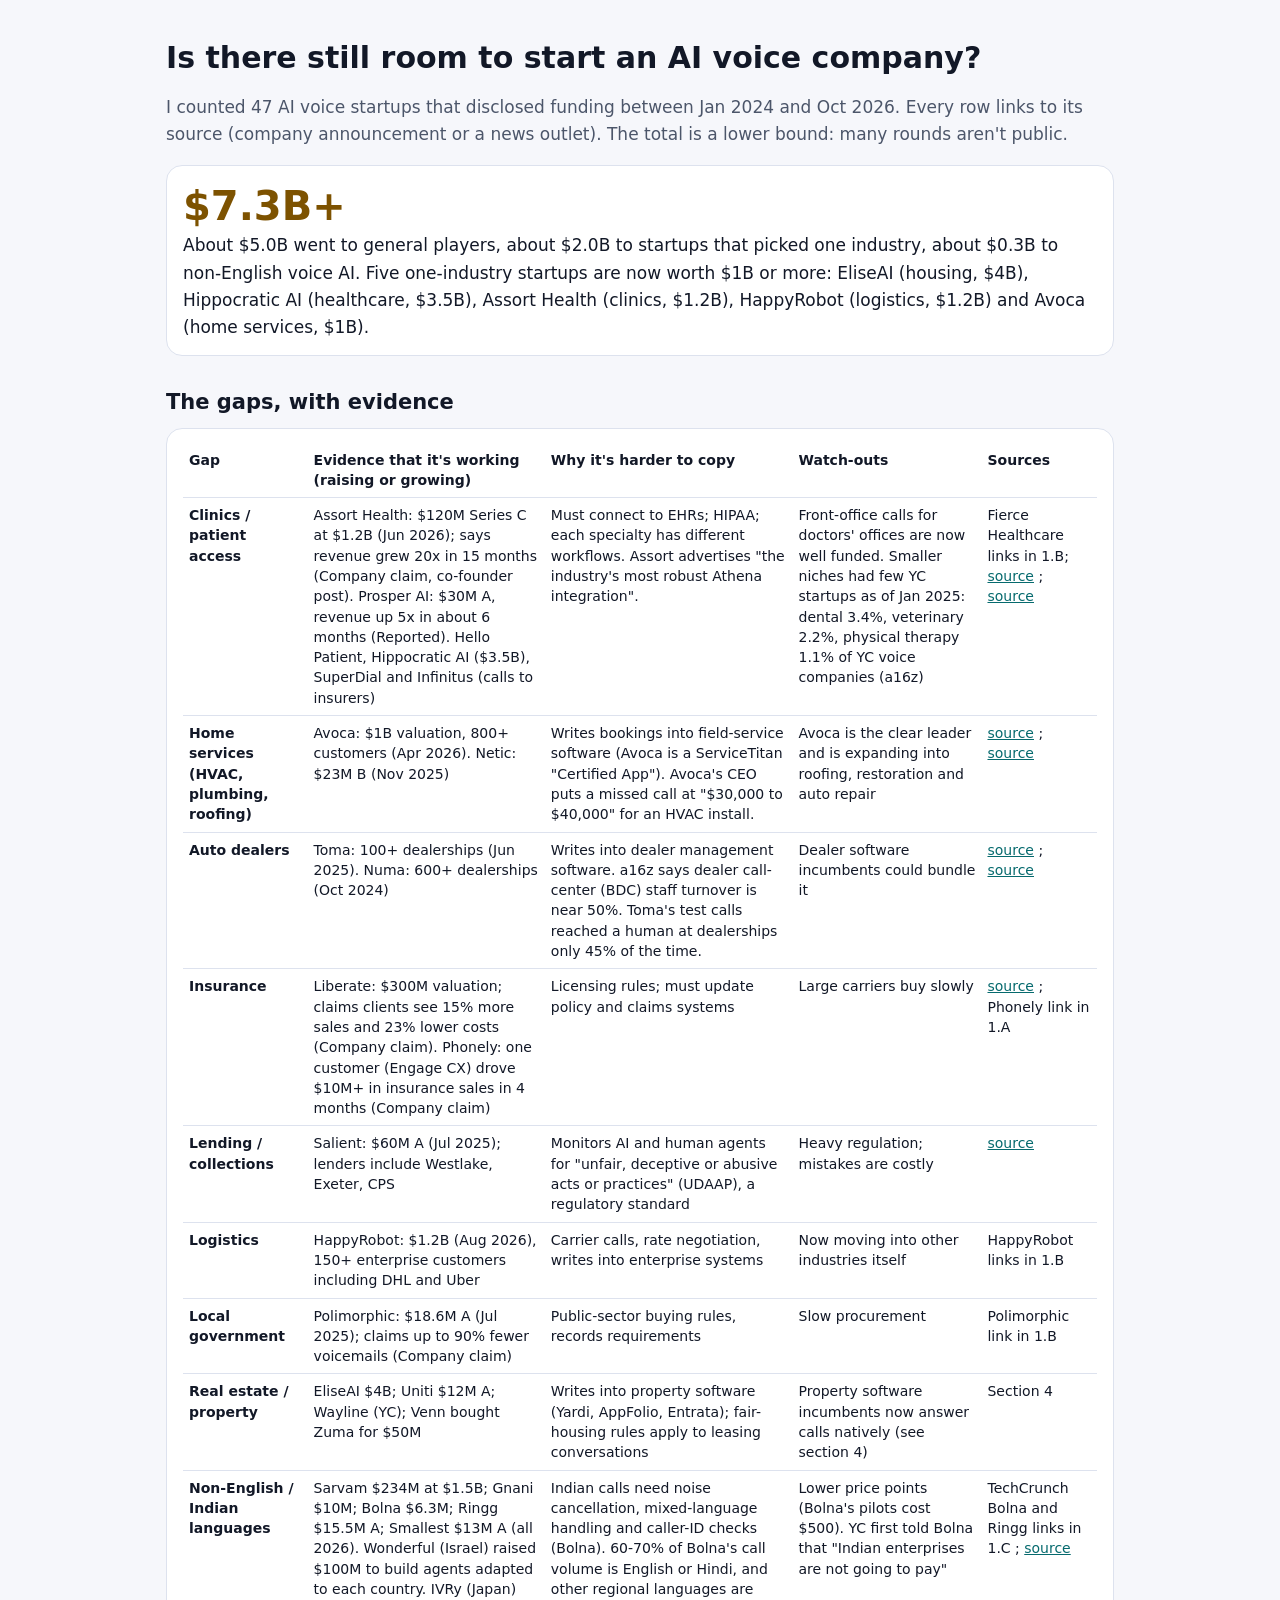
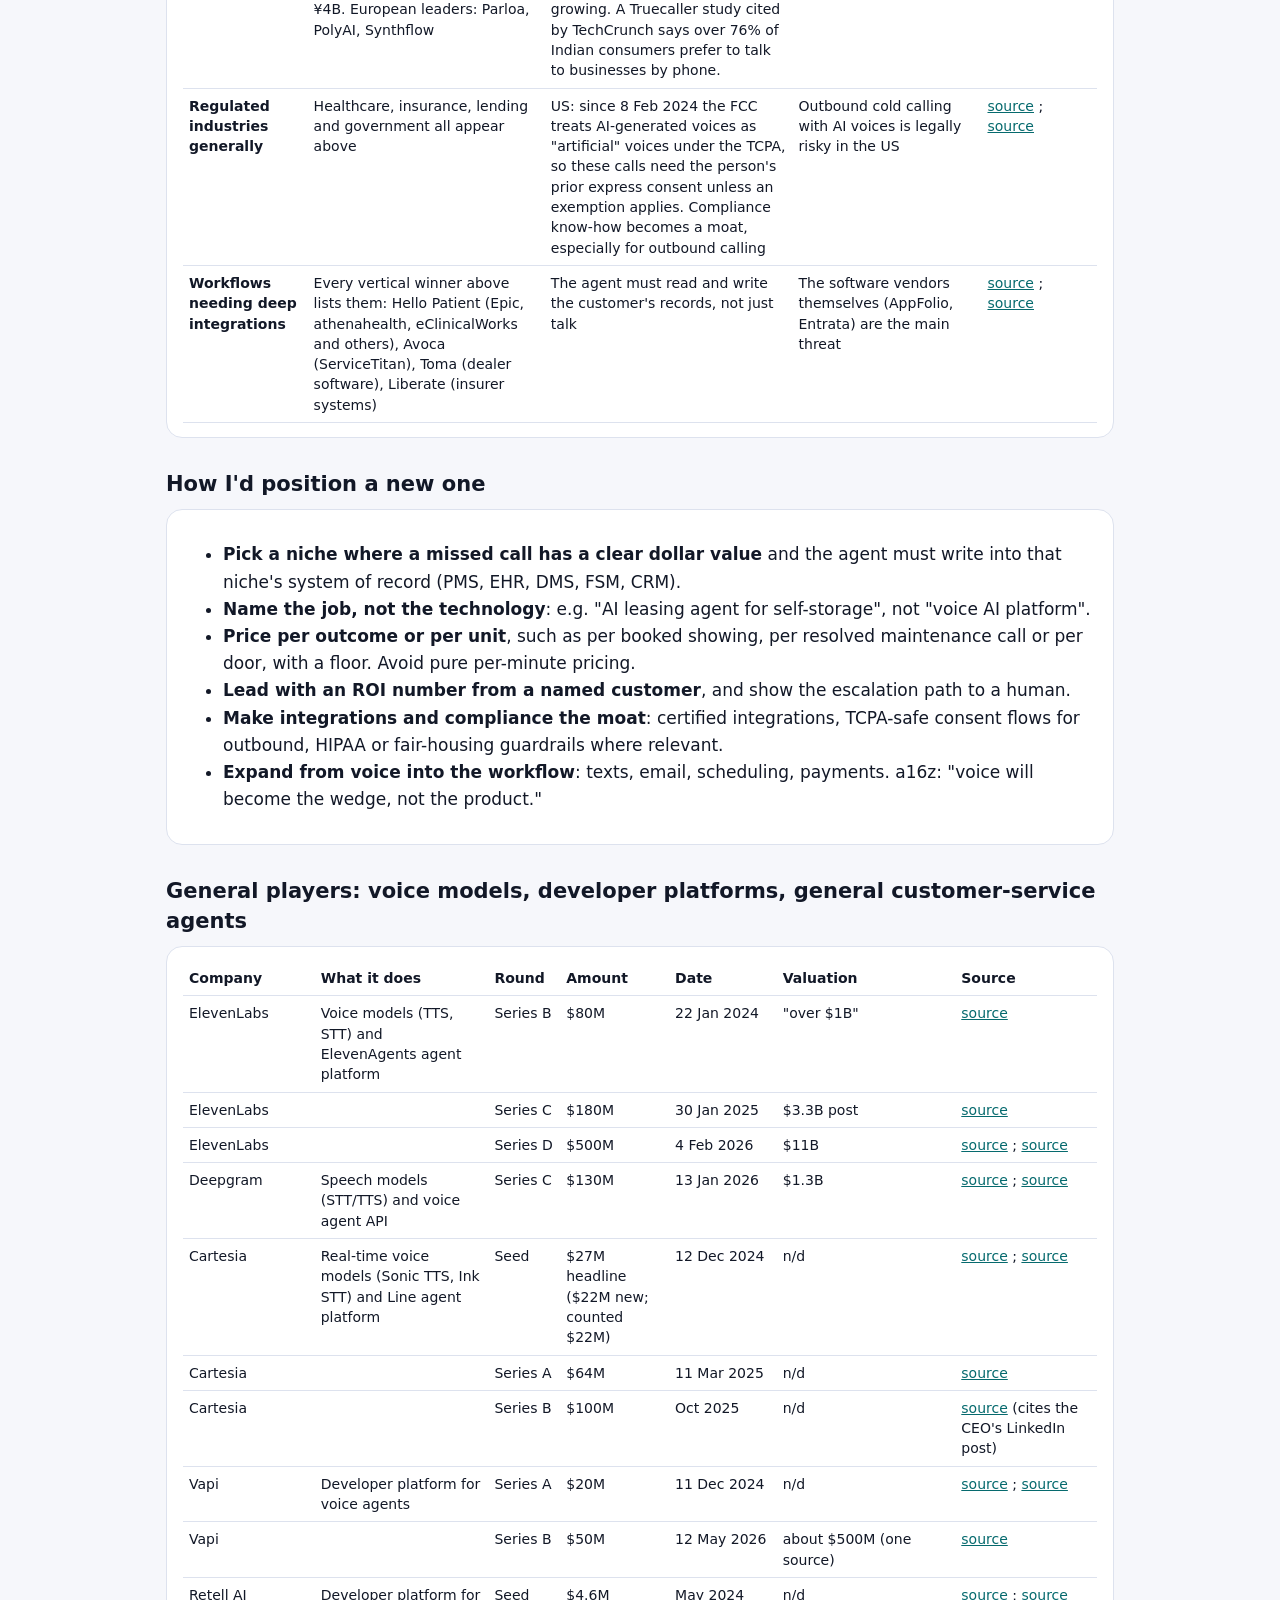
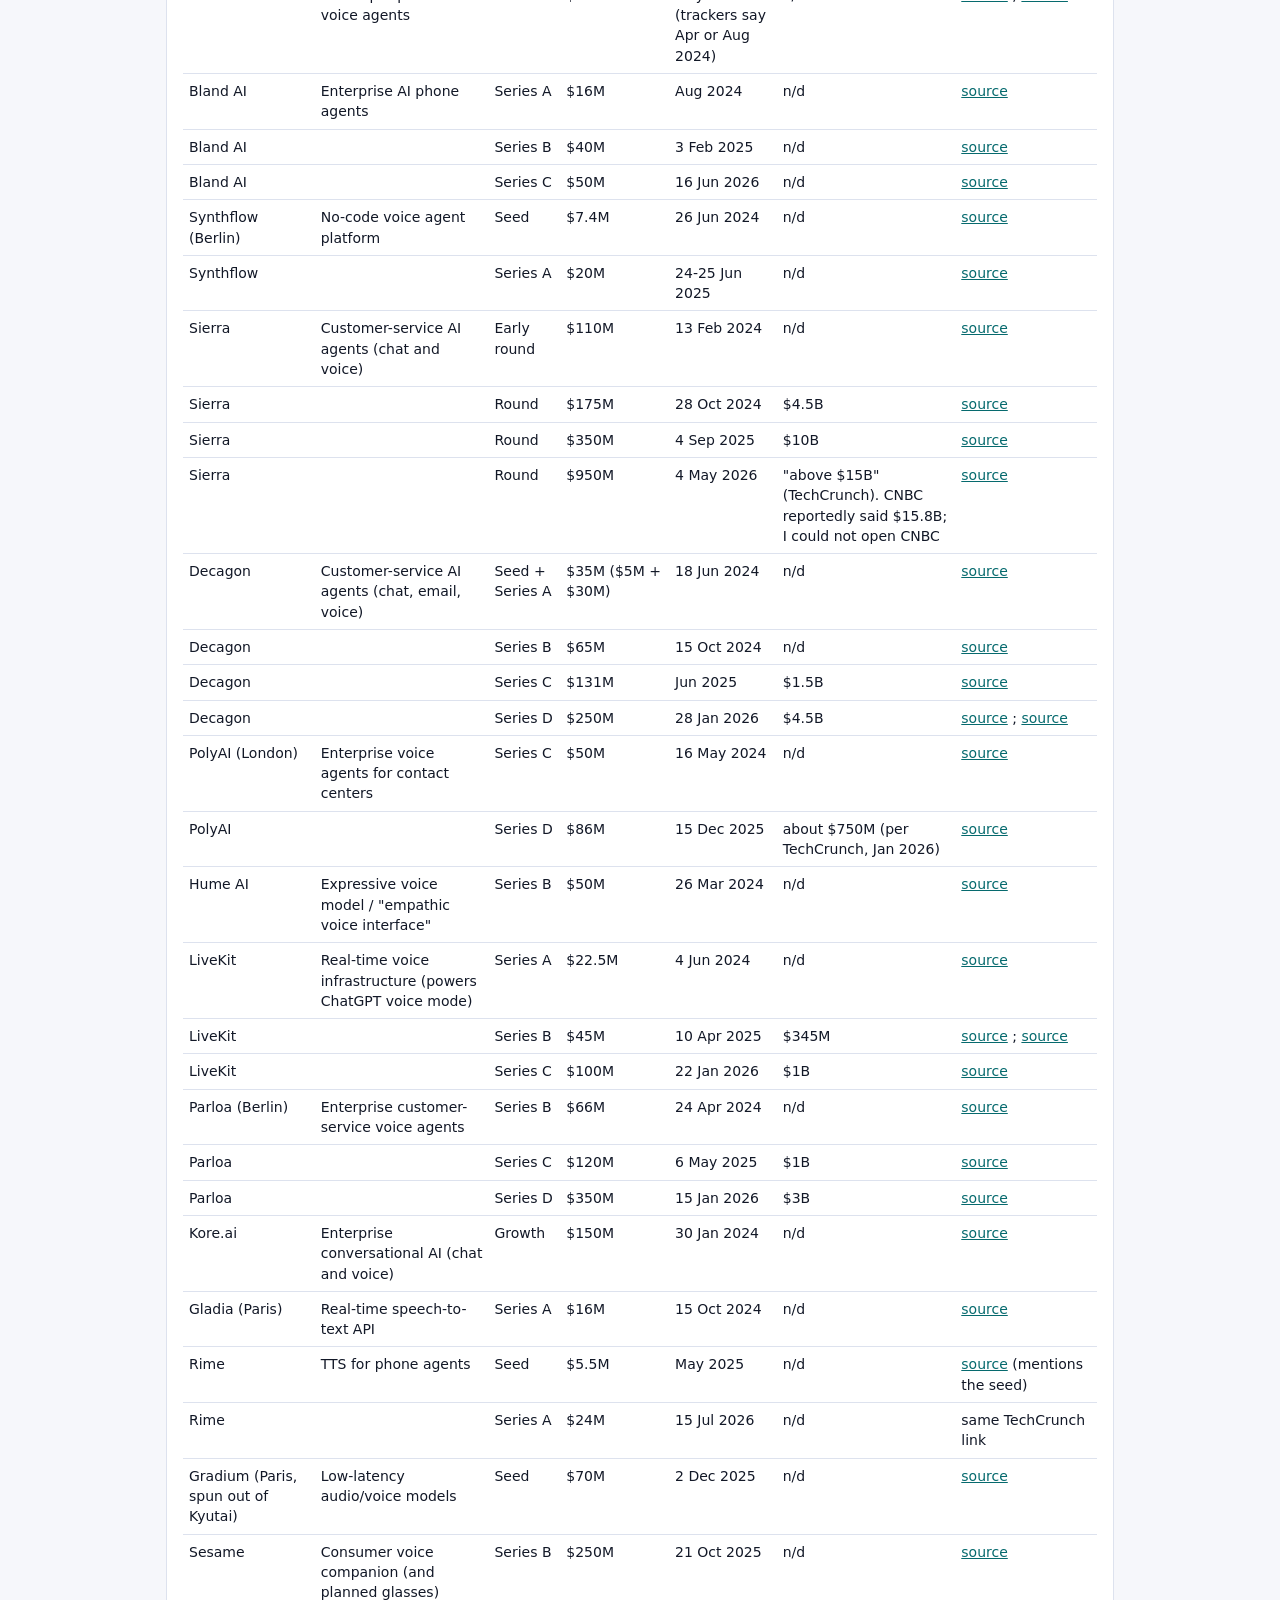
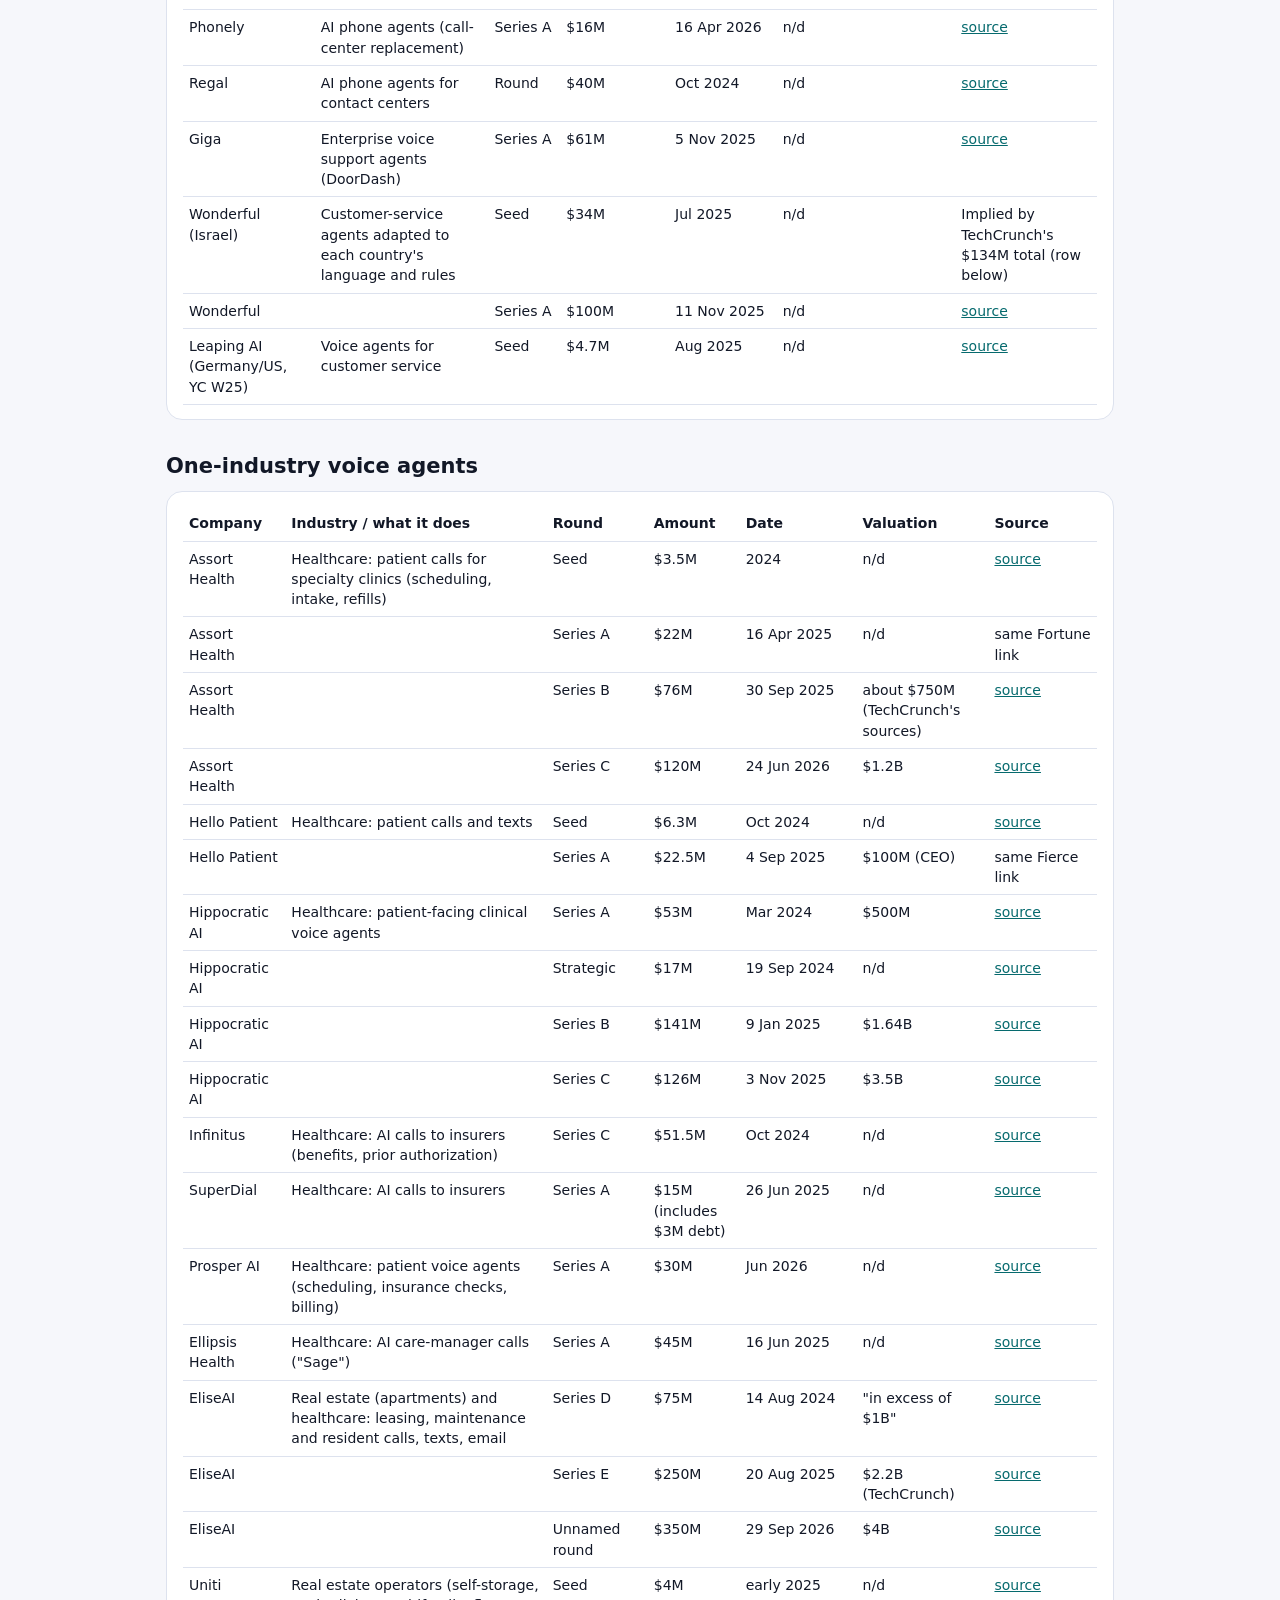
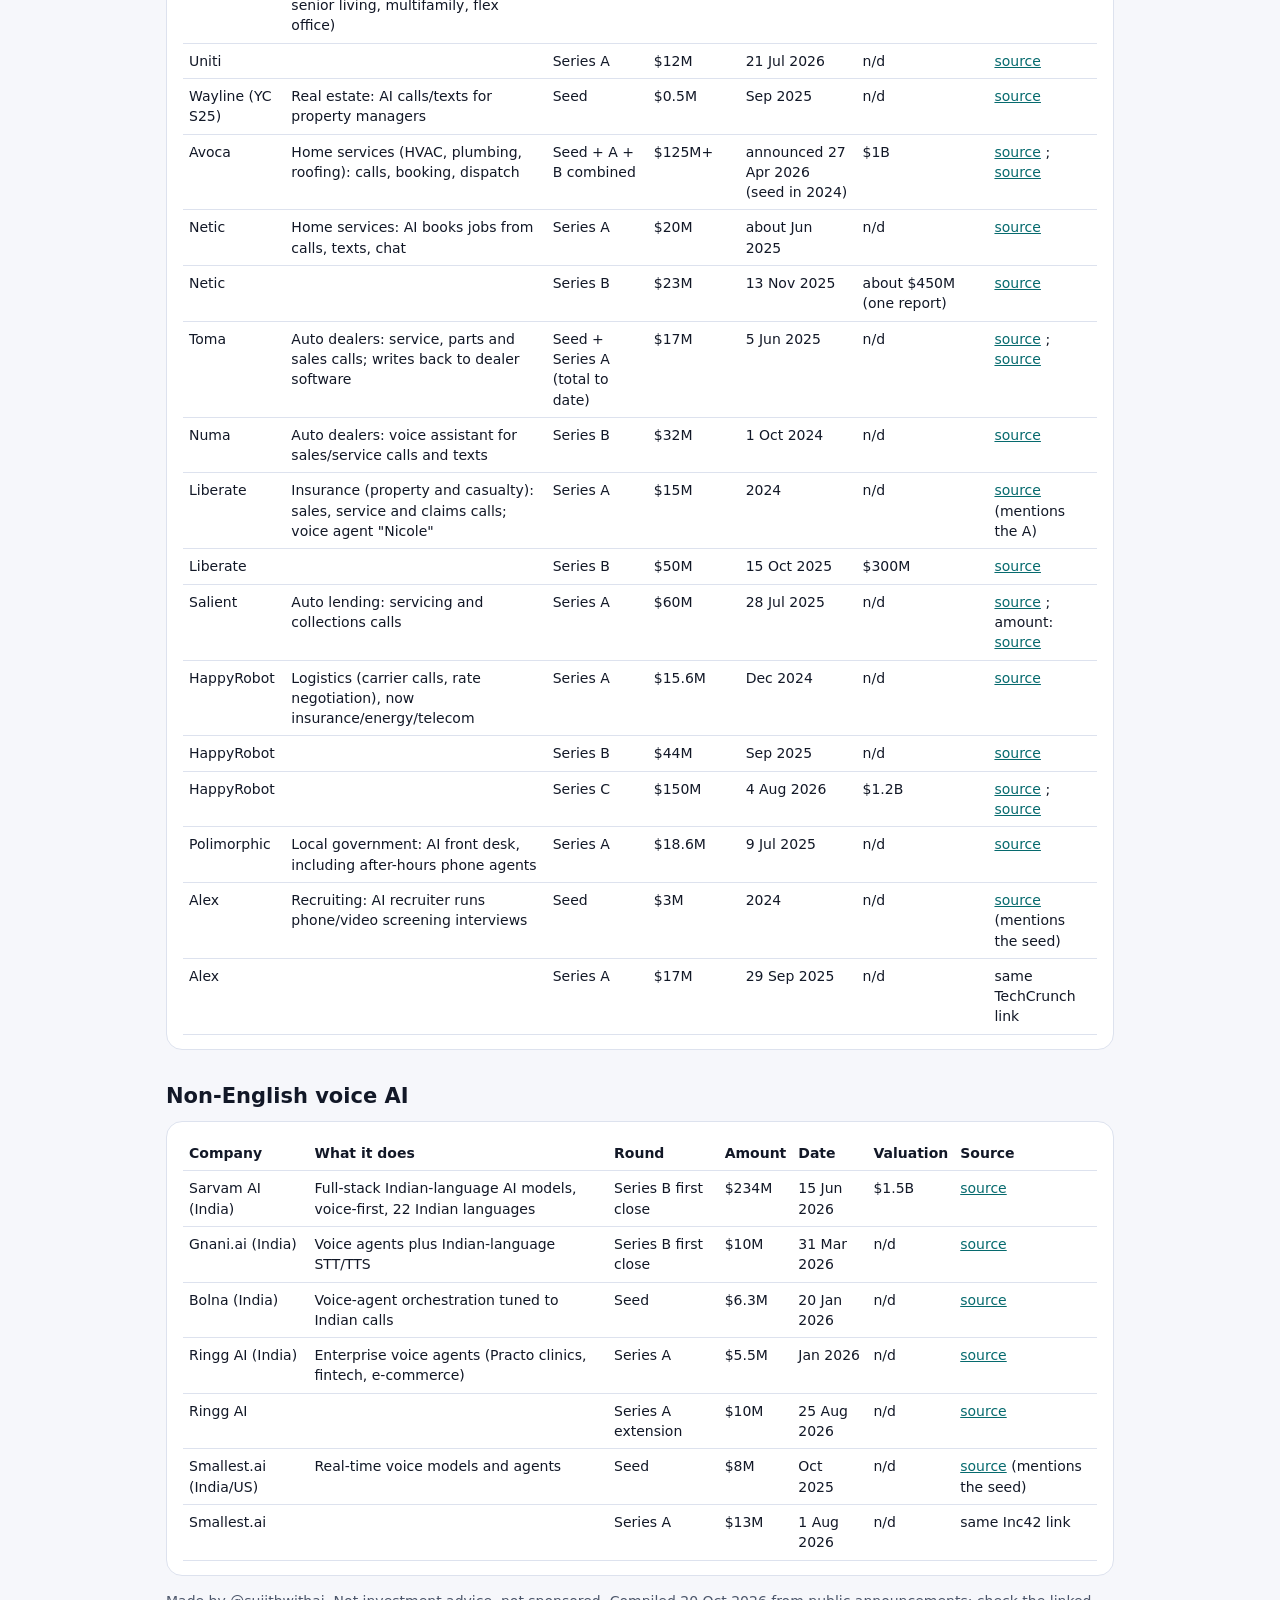
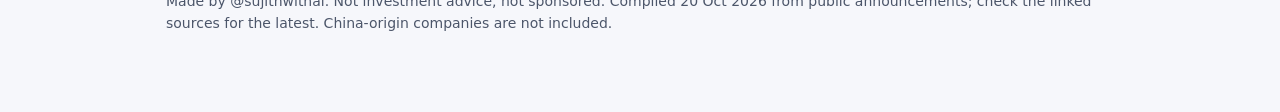
<file: voice-room/index.html>
<!doctype html>
<html lang="en">
<head>
<meta charset="utf-8">
<meta name="viewport" content="width=device-width, initial-scale=1">
<title>Room In Voice AI · Sujith With AI</title>
<meta name="description" content="47 AI voice startups that raised money since 2024, where the money went, and the gaps still open for founders.">
<style>
  :root { --bg: #090e21; --card: #121a33; --ink: #f2f6ff; --muted: #a9b6d0; --line: #26304d; --accent: #4de5e8; --yellow: #ffc93c; }
  @media (prefers-color-scheme: light) { :root:not([data-theme="dark"]) { --bg: #f6f7fb; --card: #ffffff; --ink: #121827; --muted: #4c566a; --line: #dde2ee; --accent: #066a6e; --yellow: #7d5200; } }
  * { box-sizing: border-box; }
  body { margin: 0; background: var(--bg); color: var(--ink); font: 17px/1.6 system-ui, -apple-system, "Segoe UI", sans-serif; }
  main { max-width: 980px; margin: 0 auto; padding: 28px 16px 64px; }
  h1 { font-size: 30px; line-height: 1.3; margin: 10px 0 6px; }
  h2 { font-size: 21px; line-height: 1.4; margin: 32px 0 10px; }
  .lead { color: var(--muted); }
  .card { background: var(--card); border: 1px solid var(--line); border-radius: 16px; padding: 14px 16px; margin-bottom: 14px; }
  .scroll { overflow-x: auto; }
  table { width: 100%; border-collapse: collapse; font-size: 14px; min-width: 720px; }
  th, td { text-align: left; padding: 7px 6px; border-bottom: 1px solid var(--line); vertical-align: top; line-height: 1.45; }
  a { color: var(--accent); }
  .big { font-size: 40px; font-weight: 900; color: var(--yellow); line-height: 1.3; }
  .small { font-size: 14px; color: var(--muted); }
</style>
</head>
<body>
<main>
  <h1>Is there still room to start an AI voice company?</h1>
  <p class="lead">I counted 47 AI voice startups that disclosed funding between Jan 2024 and Oct 2026. Every row links to its source
    (company announcement or a news outlet). The total is a lower bound: many rounds aren't public.</p>
  <div class="card">
    <div class="big">$7.3B+</div>
    <div>About $5.0B went to general players, about $2.0B to startups that picked one industry, about $0.3B to non-English voice AI.
      Five one-industry startups are now worth $1B or more: EliseAI (housing, $4B), Hippocratic AI (healthcare, $3.5B), Assort Health
      (clinics, $1.2B), HappyRobot (logistics, $1.2B) and Avoca (home services, $1B).</div>
  </div>
  <h2>The gaps, with evidence</h2>
  <div class='card scroll'><table><tr><th>Gap</th><th>Evidence that it&#x27;s working (raising or growing)</th><th>Why it&#x27;s harder to copy</th><th>Watch-outs</th><th>Sources</th></tr>
<tr><td><b>Clinics / patient access</b></td><td>Assort Health: $120M Series C at $1.2B (Jun 2026); says revenue grew 20x in 15 months (Company claim, co-founder post). Prosper AI: $30M A, revenue up 5x in about 6 months (Reported). Hello Patient, Hippocratic AI ($3.5B), SuperDial and Infinitus (calls to insurers)</td><td>Must connect to EHRs; HIPAA; each specialty has different workflows. Assort advertises &quot;the industry&#x27;s most robust Athena integration&quot;.</td><td>Front-office calls for doctors&#x27; offices are now well funded. Smaller niches had few YC startups as of Jan 2025: dental 3.4%, veterinary 2.2%, physical therapy 1.1% of YC voice companies (a16z)</td><td>Fierce Healthcare links in 1.B; <a href="https://a16z.com/ai-voice-agents-2025-update/" rel="noopener">source</a> ; <a href="https://www.assorthealth.com/" rel="noopener">source</a></td></tr>
<tr><td><b>Home services (HVAC, plumbing, roofing)</b></td><td>Avoca: $1B valuation, 800+ customers (Apr 2026). Netic: $23M B (Nov 2025)</td><td>Writes bookings into field-service software (Avoca is a ServiceTitan &quot;Certified App&quot;). Avoca&#x27;s CEO puts a missed call at &quot;$30,000 to $40,000&quot; for an HVAC install.</td><td>Avoca is the clear leader and is expanding into roofing, restoration and auto repair</td><td><a href="https://fortune.com/2026/04/27/avoca-ai-agents-missed-calls-hvac-plumbing-roofing-kleiner-perkins-chen-shrivastava-braswell/" rel="noopener">source</a> ; <a href="https://www.avoca.ai/" rel="noopener">source</a></td></tr>
<tr><td><b>Auto dealers</b></td><td>Toma: 100+ dealerships (Jun 2025). Numa: 600+ dealerships (Oct 2024)</td><td>Writes into dealer management software. a16z says dealer call-center (BDC) staff turnover is near 50%. Toma&#x27;s test calls reached a human at dealerships only 45% of the time.</td><td>Dealer software incumbents could bundle it</td><td><a href="https://techcrunch.com/?p=3015492" rel="noopener">source</a> ; <a href="https://a16z.com/announcement/investing-in-toma/" rel="noopener">source</a></td></tr>
<tr><td><b>Insurance</b></td><td>Liberate: $300M valuation; claims clients see 15% more sales and 23% lower costs (Company claim). Phonely: one customer (Engage CX) drove $10M+ in insurance sales in 4 months (Company claim)</td><td>Licensing rules; must update policy and claims systems</td><td>Large carriers buy slowly</td><td><a href="https://techcrunch.com/?p=3057753" rel="noopener">source</a> ; Phonely link in 1.A</td></tr>
<tr><td><b>Lending / collections</b></td><td>Salient: $60M A (Jul 2025); lenders include Westlake, Exeter, CPS</td><td>Monitors AI and human agents for &quot;unfair, deceptive or abusive acts or practices&quot; (UDAAP), a regulatory standard</td><td>Heavy regulation; mistakes are costly</td><td><a href="https://a16z.com/announcement/investing-in-salient/" rel="noopener">source</a></td></tr>
<tr><td><b>Logistics</b></td><td>HappyRobot: $1.2B (Aug 2026), 150+ enterprise customers including DHL and Uber</td><td>Carrier calls, rate negotiation, writes into enterprise systems</td><td>Now moving into other industries itself</td><td>HappyRobot links in 1.B</td></tr>
<tr><td><b>Local government</b></td><td>Polimorphic: $18.6M A (Jul 2025); claims up to 90% fewer voicemails (Company claim)</td><td>Public-sector buying rules, records requirements</td><td>Slow procurement</td><td>Polimorphic link in 1.B</td></tr>
<tr><td><b>Real estate / property</b></td><td>EliseAI $4B; Uniti $12M A; Wayline (YC); Venn bought Zuma for $50M</td><td>Writes into property software (Yardi, AppFolio, Entrata); fair-housing rules apply to leasing conversations</td><td>Property software incumbents now answer calls natively (see section 4)</td><td>Section 4</td></tr>
<tr><td><b>Non-English / Indian languages</b></td><td>Sarvam $234M at $1.5B; Gnani $10M; Bolna $6.3M; Ringg $15.5M A; Smallest $13M A (all 2026). Wonderful (Israel) raised $100M to build agents adapted to each country. IVRy (Japan) ¥4B. European leaders: Parloa, PolyAI, Synthflow</td><td>Indian calls need noise cancellation, mixed-language handling and caller-ID checks (Bolna). 60-70% of Bolna&#x27;s call volume is English or Hindi, and other regional languages are growing. A Truecaller study cited by TechCrunch says over 76% of Indian consumers prefer to talk to businesses by phone.</td><td>Lower price points (Bolna&#x27;s pilots cost $500). YC first told Bolna that &quot;Indian enterprises are not going to pay&quot;</td><td>TechCrunch Bolna and Ringg links in 1.C ; <a href="https://techcrunch.com/?p=3066789" rel="noopener">source</a></td></tr>
<tr><td><b>Regulated industries generally</b></td><td>Healthcare, insurance, lending and government all appear above</td><td>US: since 8 Feb 2024 the FCC treats AI-generated voices as &quot;artificial&quot; voices under the TCPA, so these calls need the person&#x27;s prior express consent unless an exemption applies. Compliance know-how becomes a moat, especially for outbound calling</td><td>Outbound cold calling with AI voices is legally risky in the US</td><td><a href="https://www.fcc.gov/document/fcc-makes-ai-generated-voices-robocalls-illegal" rel="noopener">source</a> ; <a href="https://docs.fcc.gov/public/attachments/FCC-24-17A1.pdf" rel="noopener">source</a></td></tr>
<tr><td><b>Workflows needing deep integrations</b></td><td>Every vertical winner above lists them: Hello Patient (Epic, athenahealth, eClinicalWorks and others), Avoca (ServiceTitan), Toma (dealer software), Liberate (insurer systems)</td><td>The agent must read and write the customer&#x27;s records, not just talk</td><td>The software vendors themselves (AppFolio, Entrata) are the main threat</td><td><a href="https://www.hellopatient.com/" rel="noopener">source</a> ; <a href="https://www.avoca.ai/" rel="noopener">source</a></td></tr>
</table></div>
  <h2>How I'd position a new one</h2>
  <div class="card"><ul><li><b>Pick a niche where a missed call has a clear dollar value</b> and the agent must write into that niche&#x27;s system of record (PMS, EHR, DMS, FSM, CRM).</li><li><b>Name the job, not the technology</b>: e.g. &quot;AI leasing agent for self-storage&quot;, not &quot;voice AI platform&quot;.</li><li><b>Price per outcome or per unit</b>, such as per booked showing, per resolved maintenance call or per door, with a floor. Avoid pure per-minute pricing.</li><li><b>Lead with an ROI number from a named customer</b>, and show the escalation path to a human.</li><li><b>Make integrations and compliance the moat</b>: certified integrations, TCPA-safe consent flows for outbound, HIPAA or fair-housing guardrails where relevant.</li><li><b>Expand from voice into the workflow</b>: texts, email, scheduling, payments. a16z: &quot;voice will become the wedge, not the product.&quot;</li></ul></div>
  <h2>General players: voice models, developer platforms, general customer-service agents</h2><div class='card scroll'><table><tr><th>Company</th><th>What it does</th><th>Round</th><th>Amount</th><th>Date</th><th>Valuation</th><th>Source</th></tr>
<tr><td>ElevenLabs</td><td>Voice models (TTS, STT) and ElevenAgents agent platform</td><td>Series B</td><td>$80M</td><td>22 Jan 2024</td><td>&quot;over $1B&quot;</td><td><a href="https://techcrunch.com/2024/01/22/voice-cloning-startup-elevenlabs-lands-80m-achieves-unicorn-status/" rel="noopener">source</a></td></tr>
<tr><td>ElevenLabs</td><td></td><td>Series C</td><td>$180M</td><td>30 Jan 2025</td><td>$3.3B post</td><td><a href="https://techcrunch.com/2025/01/30/elevenlabs-raises-180-million-in-series-c-funding-at-3-3-billion-valuation/" rel="noopener">source</a></td></tr>
<tr><td>ElevenLabs</td><td></td><td>Series D</td><td>$500M</td><td>4 Feb 2026</td><td>$11B</td><td><a href="https://elevenlabs.io/blog/series-d" rel="noopener">source</a> ; <a href="https://techcrunch.com/2026/02/04/elevenlabs-raises-500m-from-sequioia-at-a-11-billion-valuation/" rel="noopener">source</a></td></tr>
<tr><td>Deepgram</td><td>Speech models (STT/TTS) and voice agent API</td><td>Series C</td><td>$130M</td><td>13 Jan 2026</td><td>$1.3B</td><td><a href="https://deepgram.com/learn/press-release-deepgram-raises-series-c" rel="noopener">source</a> ; <a href="https://techcrunch.com/2026/01/13/deepgram-raises-130m-at-1-3b-valuation-and-buys-a-yc-ai-startup/" rel="noopener">source</a></td></tr>
<tr><td>Cartesia</td><td>Real-time voice models (Sonic TTS, Ink STT) and Line agent platform</td><td>Seed</td><td>$27M headline ($22M new; counted $22M)</td><td>12 Dec 2024</td><td>n/d</td><td><a href="https://www.cartesia.ai/blog/seed" rel="noopener">source</a> ; <a href="https://techcrunch.com/2024/12/12/cartesia-claims-its-ai-is-efficient-enough-to-run-pretty-much-anywhere/" rel="noopener">source</a></td></tr>
<tr><td>Cartesia</td><td></td><td>Series A</td><td>$64M</td><td>11 Mar 2025</td><td>n/d</td><td><a href="https://fortune.com/2025/03/11/exclusive-cartesia-voice-ai-startup-raises-64-million-series-a/" rel="noopener">source</a></td></tr>
<tr><td>Cartesia</td><td></td><td>Series B</td><td>$100M</td><td>Oct 2025</td><td>n/d</td><td><a href="https://research.contrary.com/company/cartesia" rel="noopener">source</a> (cites the CEO&#x27;s LinkedIn post)</td></tr>
<tr><td>Vapi</td><td>Developer platform for voice agents</td><td>Series A</td><td>$20M</td><td>11 Dec 2024</td><td>n/d</td><td><a href="https://vapi.ai/blog/vapi-secures-20m-to-start-the-voice-revolution-2" rel="noopener">source</a> ; <a href="https://www.bvp.com/news/our-investment-in-vapi-the-voice-ai-developer-platform" rel="noopener">source</a></td></tr>
<tr><td>Vapi</td><td></td><td>Series B</td><td>$50M</td><td>12 May 2026</td><td>about $500M (one source)</td><td><a href="https://techcrunch.com/2026/05/12/vapi-hits-500m-valuation-as-amazon-ring-chose-its-ai-platform-over-40-rivals/" rel="noopener">source</a></td></tr>
<tr><td>Retell AI</td><td>Developer platform for voice agents</td><td>Seed</td><td>$4.6M</td><td>May 2024 (trackers say Apr or Aug 2024)</td><td>n/d</td><td><a href="https://www.retellai.com/blog/seed-announcement" rel="noopener">source</a> ; <a href="https://www.retellai.com/about-us" rel="noopener">source</a></td></tr>
<tr><td>Bland AI</td><td>Enterprise AI phone agents</td><td>Series A</td><td>$16M</td><td>Aug 2024</td><td>n/d</td><td><a href="https://www.bland.ai/blog/bland-raises-a-40m-series-b" rel="noopener">source</a></td></tr>
<tr><td>Bland AI</td><td></td><td>Series B</td><td>$40M</td><td>3 Feb 2025</td><td>n/d</td><td><a href="https://www.bland.ai/blog/bland-raises-a-40m-series-b" rel="noopener">source</a></td></tr>
<tr><td>Bland AI</td><td></td><td>Series C</td><td>$50M</td><td>16 Jun 2026</td><td>n/d</td><td><a href="https://fortune.com/2026/06/16/voice-ai-bland-50-million-after-being-rejected-by-180-investors/" rel="noopener">source</a></td></tr>
<tr><td>Synthflow (Berlin)</td><td>No-code voice agent platform</td><td>Seed</td><td>$7.4M</td><td>26 Jun 2024</td><td>n/d</td><td><a href="https://techcrunch.com/2024/06/26/synthflow-picks-up-7-4m-for-no-code-voice-assistance-for-smes/" rel="noopener">source</a></td></tr>
<tr><td>Synthflow</td><td></td><td>Series A</td><td>$20M</td><td>24-25 Jun 2025</td><td>n/d</td><td><a href="https://synthflow.ai/news/synthflow-raises-20m-series-a" rel="noopener">source</a></td></tr>
<tr><td>Sierra</td><td>Customer-service AI agents (chat and voice)</td><td>Early round</td><td>$110M</td><td>13 Feb 2024</td><td>n/d</td><td><a href="https://fortune.com/2024/02/13/bret-taylor-clay-bavor-ai-startup-sierra-110-million-funding-sequoia-benchmark/" rel="noopener">source</a></td></tr>
<tr><td>Sierra</td><td></td><td>Round</td><td>$175M</td><td>28 Oct 2024</td><td>$4.5B</td><td><a href="https://techcrunch.com/2024/10/28/bret-taylors-customer-service-ai-startup-just-raised-175m/" rel="noopener">source</a></td></tr>
<tr><td>Sierra</td><td></td><td>Round</td><td>$350M</td><td>4 Sep 2025</td><td>$10B</td><td><a href="https://techcrunch.com/2025/09/04/bret-taylors-sierra-raises-350m-at-a-10b-valuation/" rel="noopener">source</a></td></tr>
<tr><td>Sierra</td><td></td><td>Round</td><td>$950M</td><td>4 May 2026</td><td>&quot;above $15B&quot; (TechCrunch). CNBC reportedly said $15.8B; I could not open CNBC</td><td><a href="https://techcrunch.com/2026/05/04/sierra-raises-950m-as-the-race-to-own-enterprise-ai-gets-serious/" rel="noopener">source</a></td></tr>
<tr><td>Decagon</td><td>Customer-service AI agents (chat, email, voice)</td><td>Seed + Series A</td><td>$35M ($5M + $30M)</td><td>18 Jun 2024</td><td>n/d</td><td><a href="https://decagon.ai/blog/series-a" rel="noopener">source</a></td></tr>
<tr><td>Decagon</td><td></td><td>Series B</td><td>$65M</td><td>15 Oct 2024</td><td>n/d</td><td><a href="https://decagon.ai/blog/series-b" rel="noopener">source</a></td></tr>
<tr><td>Decagon</td><td></td><td>Series C</td><td>$131M</td><td>Jun 2025</td><td>$1.5B</td><td><a href="https://decagon.ai/resources/series-c-announcement" rel="noopener">source</a></td></tr>
<tr><td>Decagon</td><td></td><td>Series D</td><td>$250M</td><td>28 Jan 2026</td><td>$4.5B</td><td><a href="https://decagon.ai/blog/series-d-announcement" rel="noopener">source</a> ; <a href="https://www.bloomberg.com/news/articles/2026-01-28/ai-customer-support-startup-decagon-valued-at-4-5-billion" rel="noopener">source</a></td></tr>
<tr><td>PolyAI (London)</td><td>Enterprise voice agents for contact centers</td><td>Series C</td><td>$50M</td><td>16 May 2024</td><td>n/d</td><td><a href="https://poly.ai/blog/polyai-raises-50-million-series-c" rel="noopener">source</a></td></tr>
<tr><td>PolyAI</td><td></td><td>Series D</td><td>$86M</td><td>15 Dec 2025</td><td>about $750M (per TechCrunch, Jan 2026)</td><td><a href="https://poly.ai/blog/polyai-raises-86-million-series-d" rel="noopener">source</a></td></tr>
<tr><td>Hume AI</td><td>Expressive voice model / &quot;empathic voice interface&quot;</td><td>Series B</td><td>$50M</td><td>26 Mar 2024</td><td>n/d</td><td><a href="https://www.businesswire.com/news/home/20240326359639/en/Hume-AI-Announces-$50-Million-Fundraise-and-Empathic-Voice-Interface" rel="noopener">source</a></td></tr>
<tr><td>LiveKit</td><td>Real-time voice infrastructure (powers ChatGPT voice mode)</td><td>Series A</td><td>$22.5M</td><td>4 Jun 2024</td><td>n/d</td><td><a href="https://plushcap.com/analysis/livekit/livekit-series-a" rel="noopener">source</a></td></tr>
<tr><td>LiveKit</td><td></td><td>Series B</td><td>$45M</td><td>10 Apr 2025</td><td>$345M</td><td><a href="https://blog.livekit.io/livekits-series-b/" rel="noopener">source</a> ; <a href="https://techcrunch.com/2025/04/10/livekits-tools-help-power-real-time-communications/" rel="noopener">source</a></td></tr>
<tr><td>LiveKit</td><td></td><td>Series C</td><td>$100M</td><td>22 Jan 2026</td><td>$1B</td><td><a href="https://techcrunch.com/2026/01/22/voice-ai-engine-and-openai-partner-livekit-hits-1b-valuation/" rel="noopener">source</a></td></tr>
<tr><td>Parloa (Berlin)</td><td>Enterprise customer-service voice agents</td><td>Series B</td><td>$66M</td><td>24 Apr 2024</td><td>n/d</td><td><a href="https://techcrunch.com/2024/04/24/parloa-a-conversational-ai-platform-for-customer-service-raises-66m/" rel="noopener">source</a></td></tr>
<tr><td>Parloa</td><td></td><td>Series C</td><td>$120M</td><td>6 May 2025</td><td>$1B</td><td><a href="https://www.parloa.com/parloa-in-the-press/parloa-raises-120m-series-c-to-reinvent-customer-service-with-agentic-ai/" rel="noopener">source</a></td></tr>
<tr><td>Parloa</td><td></td><td>Series D</td><td>$350M</td><td>15 Jan 2026</td><td>$3B</td><td><a href="https://techcrunch.com/2026/01/15/parloa-triples-its-valuation-in-8-months-to-3b-with-350m-raise/" rel="noopener">source</a></td></tr>
<tr><td>Kore.ai</td><td>Enterprise conversational AI (chat and voice)</td><td>Growth</td><td>$150M</td><td>30 Jan 2024</td><td>n/d</td><td><a href="https://www.kore.ai/news/kore-ai-secures-150-million-strategic-growth-investment-to-drive-ai-powered-customer-and-employee-experiences-for-global-brands" rel="noopener">source</a></td></tr>
<tr><td>Gladia (Paris)</td><td>Real-time speech-to-text API</td><td>Series A</td><td>$16M</td><td>15 Oct 2024</td><td>n/d</td><td><a href="https://techcrunch.com/2024/10/15/gladia-believes-real-time-processing-is-the-next-frontier-of-audio-transcription-apis" rel="noopener">source</a></td></tr>
<tr><td>Rime</td><td>TTS for phone agents</td><td>Seed</td><td>$5.5M</td><td>May 2025</td><td>n/d</td><td><a href="https://techcrunch.com/2026/07/15/rime-picks-up-24m-series-a-to-help-enterprises-field-customer-calls/" rel="noopener">source</a> (mentions the seed)</td></tr>
<tr><td>Rime</td><td></td><td>Series A</td><td>$24M</td><td>15 Jul 2026</td><td>n/d</td><td>same TechCrunch link</td></tr>
<tr><td>Gradium (Paris, spun out of Kyutai)</td><td>Low-latency audio/voice models</td><td>Seed</td><td>$70M</td><td>2 Dec 2025</td><td>n/d</td><td><a href="https://techcrunch.com/2025/12/02/paris-based-ai-voice-startup-gradium-nabs-70m-seed" rel="noopener">source</a></td></tr>
<tr><td>Sesame</td><td>Consumer voice companion (and planned glasses)</td><td>Series B</td><td>$250M</td><td>21 Oct 2025</td><td>n/d</td><td><a href="https://techcrunch.com/2025/10/21/sesame-the-conversational-ai-startup-from-oculus-founders-raises-250m-and-launches-beta/" rel="noopener">source</a></td></tr>
<tr><td>Phonely</td><td>AI phone agents (call-center replacement)</td><td>Series A</td><td>$16M</td><td>16 Apr 2026</td><td>n/d</td><td><a href="https://www.capitalbrief.com/briefing/phonely-raises-usd16m-to-scale-ai-agents-that-outbook-human-call-centre-staff-73579cf6-f08c-4fd0-866f-c6d902768c86/" rel="noopener">source</a></td></tr>
<tr><td>Regal</td><td>AI phone agents for contact centers</td><td>Round</td><td>$40M</td><td>Oct 2024</td><td>n/d</td><td><a href="https://www.regal.ai/blog/regal-raises-40m-for-ai-phone-agents" rel="noopener">source</a></td></tr>
<tr><td>Giga</td><td>Enterprise voice support agents (DoorDash)</td><td>Series A</td><td>$61M</td><td>5 Nov 2025</td><td>n/d</td><td><a href="https://fortune.com/2025/11/05/voice-ai-giga-raise-61-million-customer-service-series-a/" rel="noopener">source</a></td></tr>
<tr><td>Wonderful (Israel)</td><td>Customer-service agents adapted to each country&#x27;s language and rules</td><td>Seed</td><td>$34M</td><td>Jul 2025</td><td>n/d</td><td>Implied by TechCrunch&#x27;s $134M total (row below)</td></tr>
<tr><td>Wonderful</td><td></td><td>Series A</td><td>$100M</td><td>11 Nov 2025</td><td>n/d</td><td><a href="https://techcrunch.com/?p=3066789" rel="noopener">source</a></td></tr>
<tr><td>Leaping AI (Germany/US, YC W25)</td><td>Voice agents for customer service</td><td>Seed</td><td>$4.7M</td><td>Aug 2025</td><td>n/d</td><td><a href="https://app.dealroom.co/news/feed/leaping-ai-raises-4-7m-faces-challenges" rel="noopener">source</a></td></tr>
</table></div><h2>One-industry voice agents</h2><div class='card scroll'><table><tr><th>Company</th><th>Industry / what it does</th><th>Round</th><th>Amount</th><th>Date</th><th>Valuation</th><th>Source</th></tr>
<tr><td>Assort Health</td><td>Healthcare: patient calls for specialty clinics (scheduling, intake, refills)</td><td>Seed</td><td>$3.5M</td><td>2024</td><td>n/d</td><td><a href="https://fortune.com/2025/04/16/exclusive-assort-health-raises-22-million-series-a-led-by-first-round-and-chemistry" rel="noopener">source</a></td></tr>
<tr><td>Assort Health</td><td></td><td>Series A</td><td>$22M</td><td>16 Apr 2025</td><td>n/d</td><td>same Fortune link</td></tr>
<tr><td>Assort Health</td><td></td><td>Series B</td><td>$76M</td><td>30 Sep 2025</td><td>about $750M (TechCrunch&#x27;s sources)</td><td><a href="https://fortune.com/2025/09/30/exclusive-assort-health-raises-76-million-series-b-to-build-on-voice-ai-healthcare-platform/" rel="noopener">source</a></td></tr>
<tr><td>Assort Health</td><td></td><td>Series C</td><td>$120M</td><td>24 Jun 2026</td><td>$1.2B</td><td><a href="https://www.fiercehealthcare.com/ai-and-machine-learning/assort-health-scores-120m-series-c-scale-voice-ai-agent-platform-healthcare" rel="noopener">source</a></td></tr>
<tr><td>Hello Patient</td><td>Healthcare: patient calls and texts</td><td>Seed</td><td>$6.3M</td><td>Oct 2024</td><td>n/d</td><td><a href="https://www.fiercehealthcare.com/health-tech/hello-patient-secures-225m-investors-bet-ai-voice-agent-growth" rel="noopener">source</a></td></tr>
<tr><td>Hello Patient</td><td></td><td>Series A</td><td>$22.5M</td><td>4 Sep 2025</td><td>$100M (CEO)</td><td>same Fierce link</td></tr>
<tr><td>Hippocratic AI</td><td>Healthcare: patient-facing clinical voice agents</td><td>Series A</td><td>$53M</td><td>Mar 2024</td><td>$500M</td><td><a href="https://www.fiercehealthcare.com/ai-and-machine-learning/hippocratic-ai-banks-53m-backed-general-catalyst-a16z-memorial-hermann-uhs" rel="noopener">source</a></td></tr>
<tr><td>Hippocratic AI</td><td></td><td>Strategic</td><td>$17M</td><td>19 Sep 2024</td><td>n/d</td><td><a href="https://www.businesswire.com/news/home/20240919304919/en/Hippocratic-AI-Receives-Investment-From-NVentures-to-Build-Generative-AI-Healthcare-Agents" rel="noopener">source</a></td></tr>
<tr><td>Hippocratic AI</td><td></td><td>Series B</td><td>$141M</td><td>9 Jan 2025</td><td>$1.64B</td><td><a href="https://techcrunch.com/2025/01/09/hippocratic-ai-raises-141m-for-creating-patient-facing-ai-agents/" rel="noopener">source</a></td></tr>
<tr><td>Hippocratic AI</td><td></td><td>Series C</td><td>$126M</td><td>3 Nov 2025</td><td>$3.5B</td><td><a href="https://www.businesswire.com/news/home/20251103432446/en/Hippocratic-AI-Raises-$126-Million-in-Series-C-at-$3.5-Billion-Valuation-Led-by-Avenir-Growth-to-Expand-Clinically-Safe-Generative-AI-Agents-Across-Healthcare" rel="noopener">source</a></td></tr>
<tr><td>Infinitus</td><td>Healthcare: AI calls to insurers (benefits, prior authorization)</td><td>Series C</td><td>$51.5M</td><td>Oct 2024</td><td>n/d</td><td><a href="https://www.mobihealthnews.com/news/infinitus-systems-secures-515m-automating-healthcare-calls" rel="noopener">source</a></td></tr>
<tr><td>SuperDial</td><td>Healthcare: AI calls to insurers</td><td>Series A</td><td>$15M (includes $3M debt)</td><td>26 Jun 2025</td><td>n/d</td><td><a href="https://www.superdial.com/blog/we-just-raised-15m-to-automate-healthcares-endless-phone-calls" rel="noopener">source</a></td></tr>
<tr><td>Prosper AI</td><td>Healthcare: patient voice agents (scheduling, insurance checks, billing)</td><td>Series A</td><td>$30M</td><td>Jun 2026</td><td>n/d</td><td><a href="https://beckershospitalreview.com/digital-health/prosper-ai-raises-30m-amid-growth-spree/" rel="noopener">source</a></td></tr>
<tr><td>Ellipsis Health</td><td>Healthcare: AI care-manager calls (&quot;Sage&quot;)</td><td>Series A</td><td>$45M</td><td>16 Jun 2025</td><td>n/d</td><td><a href="https://www.fiercehealthcare.com/ai-and-machine-learning/ellipsis-health-banks-45m-ai-care-manager-backed-salesforce-khosla-ventures" rel="noopener">source</a></td></tr>
<tr><td>EliseAI</td><td>Real estate (apartments) and healthcare: leasing, maintenance and resident calls, texts, email</td><td>Series D</td><td>$75M</td><td>14 Aug 2024</td><td>&quot;in excess of $1B&quot;</td><td><a href="https://techcrunch.com/2024/08/14/eliseais-chatbots-for-property-owners-nets-it-75m-in-funding/" rel="noopener">source</a></td></tr>
<tr><td>EliseAI</td><td></td><td>Series E</td><td>$250M</td><td>20 Aug 2025</td><td>$2.2B (TechCrunch)</td><td><a href="https://eliseai.com/blog/eliseai-raises-250m-series-e" rel="noopener">source</a></td></tr>
<tr><td>EliseAI</td><td></td><td>Unnamed round</td><td>$350M</td><td>29 Sep 2026</td><td>$4B</td><td><a href="https://fortune.com/2026/09/29/elise-ai-4-billion-valuation-funding-round-housing-unicorn-andreessen-bessemer/" rel="noopener">source</a></td></tr>
<tr><td>Uniti</td><td>Real estate operators (self-storage, senior living, multifamily, flex office)</td><td>Seed</td><td>$4M</td><td>early 2025</td><td>n/d</td><td><a href="https://commercialobserver.com/?p=575230" rel="noopener">source</a></td></tr>
<tr><td>Uniti</td><td></td><td>Series A</td><td>$12M</td><td>21 Jul 2026</td><td>n/d</td><td><a href="https://www.businesswire.com/news/home/20260721358977/en/" rel="noopener">source</a></td></tr>
<tr><td>Wayline (YC S25)</td><td>Real estate: AI calls/texts for property managers</td><td>Seed</td><td>$0.5M</td><td>Sep 2025</td><td>n/d</td><td><a href="https://yespress.io/wayline.md" rel="noopener">source</a></td></tr>
<tr><td>Avoca</td><td>Home services (HVAC, plumbing, roofing): calls, booking, dispatch</td><td>Seed + A + B combined</td><td>$125M+</td><td>announced 27 Apr 2026 (seed in 2024)</td><td>$1B</td><td><a href="https://www.prnewswire.com/news-releases/avoca-raises-125m-at-1b-valuation-to-power-americas-services-economy-with-ai-302753962.html" rel="noopener">source</a> ; <a href="https://fortune.com/2026/04/27/avoca-ai-agents-missed-calls-hvac-plumbing-roofing-kleiner-perkins-chen-shrivastava-braswell/" rel="noopener">source</a></td></tr>
<tr><td>Netic</td><td>Home services: AI books jobs from calls, texts, chat</td><td>Series A</td><td>$20M</td><td>about Jun 2025</td><td>n/d</td><td><a href="https://traded.co/vc/deal/netic-secures-20-million-in-funding-from-greylock-and-founders-fund/" rel="noopener">source</a></td></tr>
<tr><td>Netic</td><td></td><td>Series B</td><td>$23M</td><td>13 Nov 2025</td><td>about $450M (one report)</td><td><a href="https://news.bloomberglaw.com/private-equity/founders-fund-backs-startup-bringing-ai-to-plumbers-and-roofers" rel="noopener">source</a></td></tr>
<tr><td>Toma</td><td>Auto dealers: service, parts and sales calls; writes back to dealer software</td><td>Seed + Series A (total to date)</td><td>$17M</td><td>5 Jun 2025</td><td>n/d</td><td><a href="https://techcrunch.com/?p=3015492" rel="noopener">source</a> ; <a href="https://a16z.com/announcement/investing-in-toma/" rel="noopener">source</a></td></tr>
<tr><td>Numa</td><td>Auto dealers: voice assistant for sales/service calls and texts</td><td>Series B</td><td>$32M</td><td>1 Oct 2024</td><td>n/d</td><td><a href="https://siliconangle.com/2024/10/01/numa-raises-32m-develop-ai-tools-car-dealerships/" rel="noopener">source</a></td></tr>
<tr><td>Liberate</td><td>Insurance (property and casualty): sales, service and claims calls; voice agent &quot;Nicole&quot;</td><td>Series A</td><td>$15M</td><td>2024</td><td>n/d</td><td><a href="https://techcrunch.com/?p=3057753" rel="noopener">source</a> (mentions the A)</td></tr>
<tr><td>Liberate</td><td></td><td>Series B</td><td>$50M</td><td>15 Oct 2025</td><td>$300M</td><td><a href="https://techcrunch.com/?p=3057753" rel="noopener">source</a></td></tr>
<tr><td>Salient</td><td>Auto lending: servicing and collections calls</td><td>Series A</td><td>$60M</td><td>28 Jul 2025</td><td>n/d</td><td><a href="https://a16z.com/announcement/investing-in-salient/" rel="noopener">source</a> ; amount: <a href="https://www.citybiz.co/article/725065/andreessen-horowitzs-alex-rampell-upbeat-as-fintech-salient-closes-60m-series-a/" rel="noopener">source</a></td></tr>
<tr><td>HappyRobot</td><td>Logistics (carrier calls, rate negotiation), now insurance/energy/telecom</td><td>Series A</td><td>$15.6M</td><td>Dec 2024</td><td>n/d</td><td><a href="https://www.prnewswire.com/news-releases/happyrobot-raises-15-6-million-series-a-funding-led-by-a16z-to-transform-logistics-with-agentic-ai-302322662.html" rel="noopener">source</a></td></tr>
<tr><td>HappyRobot</td><td></td><td>Series B</td><td>$44M</td><td>Sep 2025</td><td>n/d</td><td><a href="https://www.happyrobot.ai/blog/series-b-announcement" rel="noopener">source</a></td></tr>
<tr><td>HappyRobot</td><td></td><td>Series C</td><td>$150M</td><td>4 Aug 2026</td><td>$1.2B</td><td><a href="https://www.businesswire.com/news/home/20260804192350/en/" rel="noopener">source</a> ; <a href="https://www.happyrobot.ai/blog/happyrobot-seriesc-fundraising-announcement" rel="noopener">source</a></td></tr>
<tr><td>Polimorphic</td><td>Local government: AI front desk, including after-hours phone agents</td><td>Series A</td><td>$18.6M</td><td>9 Jul 2025</td><td>n/d</td><td><a href="https://www.businesswire.com/news/home/20250709269358/en/Polimorphic-Announces-%2418.6-Million-Series-A-Led-by-General-Catalyst-to-Drive-Government-Efficiency-with-AI" rel="noopener">source</a></td></tr>
<tr><td>Alex</td><td>Recruiting: AI recruiter runs phone/video screening interviews</td><td>Seed</td><td>$3M</td><td>2024</td><td>n/d</td><td><a href="https://techcrunch.com/2025/09/29/ai-recruiter-alex-raises-17m-to-automate-initial-job-interviews/" rel="noopener">source</a> (mentions the seed)</td></tr>
<tr><td>Alex</td><td></td><td>Series A</td><td>$17M</td><td>29 Sep 2025</td><td>n/d</td><td>same TechCrunch link</td></tr>
</table></div><h2>Non-English voice AI</h2><div class='card scroll'><table><tr><th>Company</th><th>What it does</th><th>Round</th><th>Amount</th><th>Date</th><th>Valuation</th><th>Source</th></tr>
<tr><td>Sarvam AI (India)</td><td>Full-stack Indian-language AI models, voice-first, 22 Indian languages</td><td>Series B first close</td><td>$234M</td><td>15 Jun 2026</td><td>$1.5B</td><td><a href="https://techcrunch.com/2026/06/15/sarvam-becomes-indias-newest-ai-unicorn-with-234-million-funding-round-led-by-hcltech/" rel="noopener">source</a></td></tr>
<tr><td>Gnani.ai (India)</td><td>Voice agents plus Indian-language STT/TTS</td><td>Series B first close</td><td>$10M</td><td>31 Mar 2026</td><td>n/d</td><td><a href="https://inc42.com/buzz/gnani-ai-raises-10-mn-to-build-sovereign-ai-voice-agents/" rel="noopener">source</a></td></tr>
<tr><td>Bolna (India)</td><td>Voice-agent orchestration tuned to Indian calls</td><td>Seed</td><td>$6.3M</td><td>20 Jan 2026</td><td>n/d</td><td><a href="https://techcrunch.com/2026/01/20/bolna-nabs-6-3-million-from-general-catalyst-for-its-india-focused-voice-orchestration-platform/" rel="noopener">source</a></td></tr>
<tr><td>Ringg AI (India)</td><td>Enterprise voice agents (Practo clinics, fintech, e-commerce)</td><td>Series A</td><td>$5.5M</td><td>Jan 2026</td><td>n/d</td><td><a href="https://yourstory.com/2026/01/voice-ai-startup-ringgai-seriesa-arkam-ventures" rel="noopener">source</a></td></tr>
<tr><td>Ringg AI</td><td></td><td>Series A extension</td><td>$10M</td><td>25 Aug 2026</td><td>n/d</td><td><a href="https://techcrunch.com/2026/08/25/indias-ringg-gets-backing-from-peak-xv-as-it-pushes-voice-ai-past-the-phone-call/" rel="noopener">source</a></td></tr>
<tr><td>Smallest.ai (India/US)</td><td>Real-time voice models and agents</td><td>Seed</td><td>$8M</td><td>Oct 2025</td><td>n/d</td><td><a href="https://inc42.com/buzz/smallest-ai-bags-13-mn-to-build-next-gen-voice-ai-models/" rel="noopener">source</a> (mentions the seed)</td></tr>
<tr><td>Smallest.ai</td><td></td><td>Series A</td><td>$13M</td><td>1 Aug 2026</td><td>n/d</td><td>same Inc42 link</td></tr>
</table></div>
  <p class="small">Made by @sujithwithai. Not investment advice, not sponsored. Compiled 20 Oct 2026 from public announcements; check the
    linked sources for the latest. China-origin companies are not included.</p>
</main>
</body>
</html>
</file>
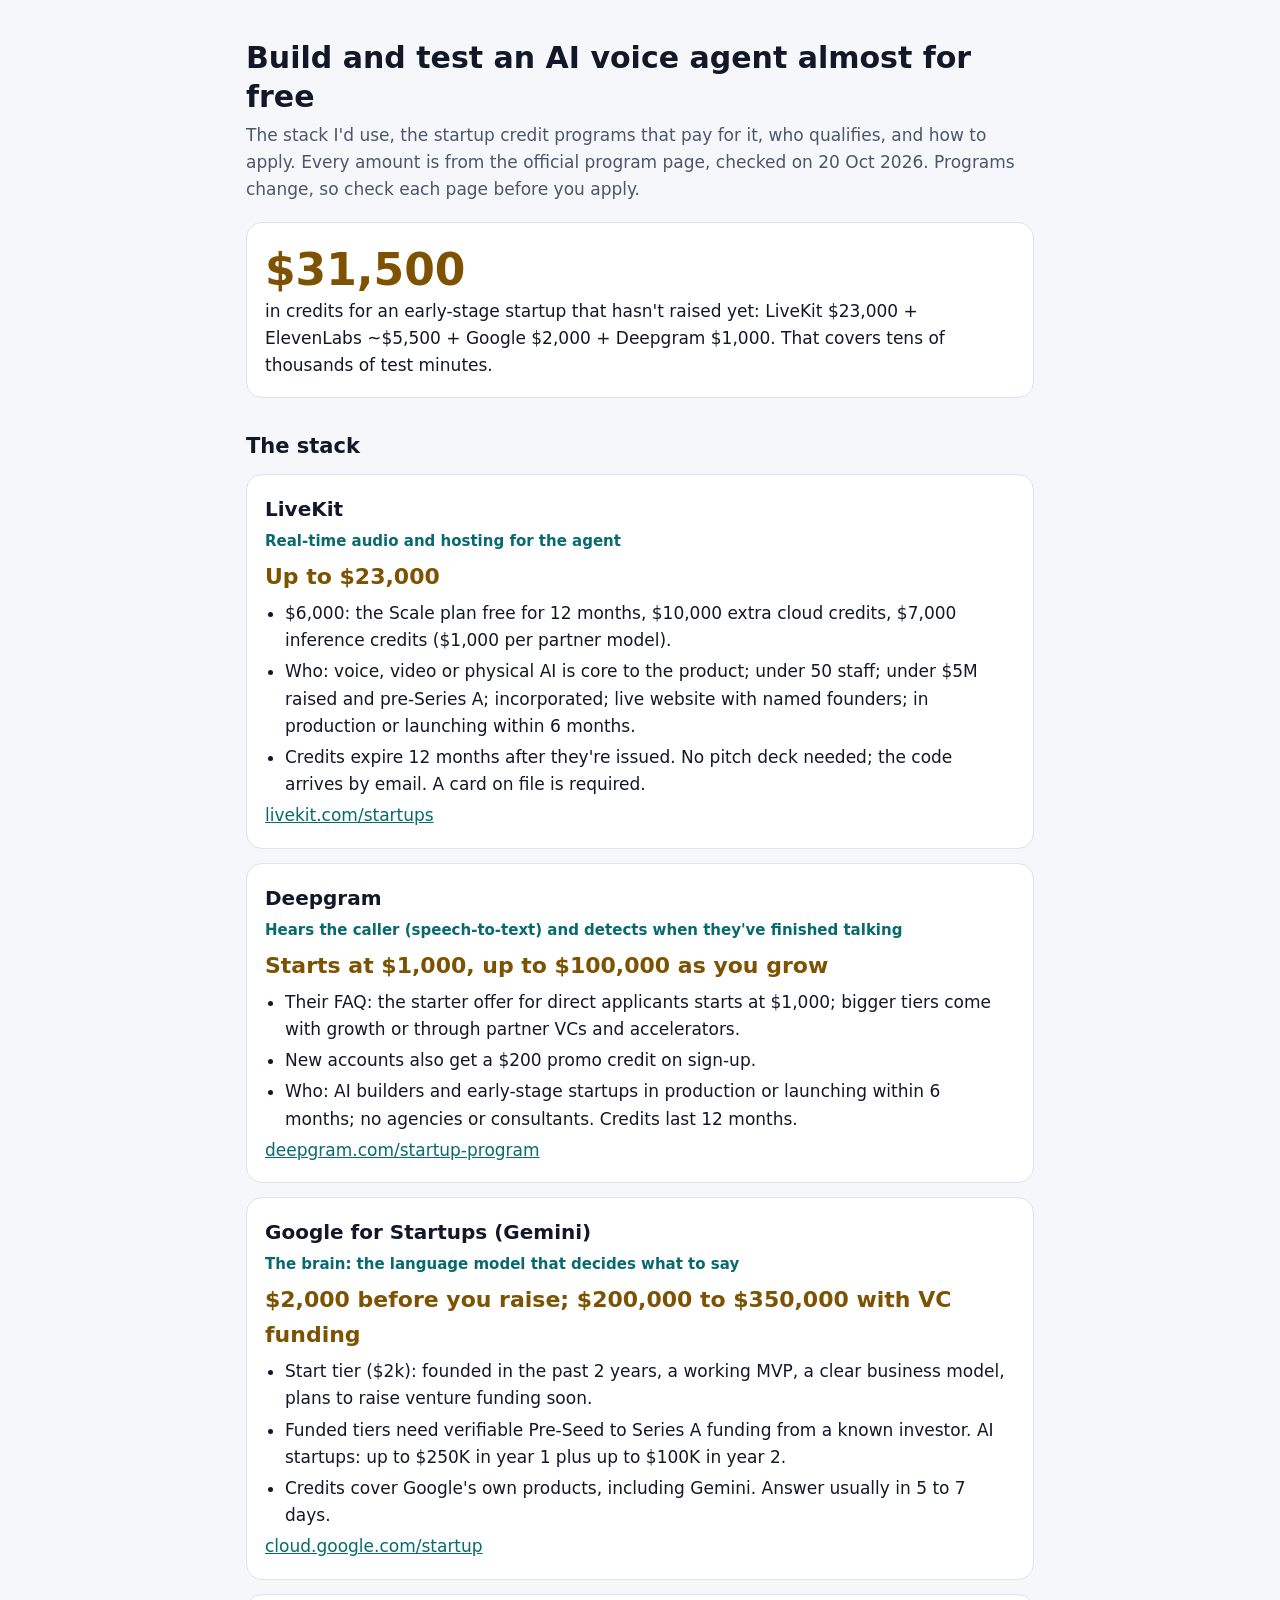
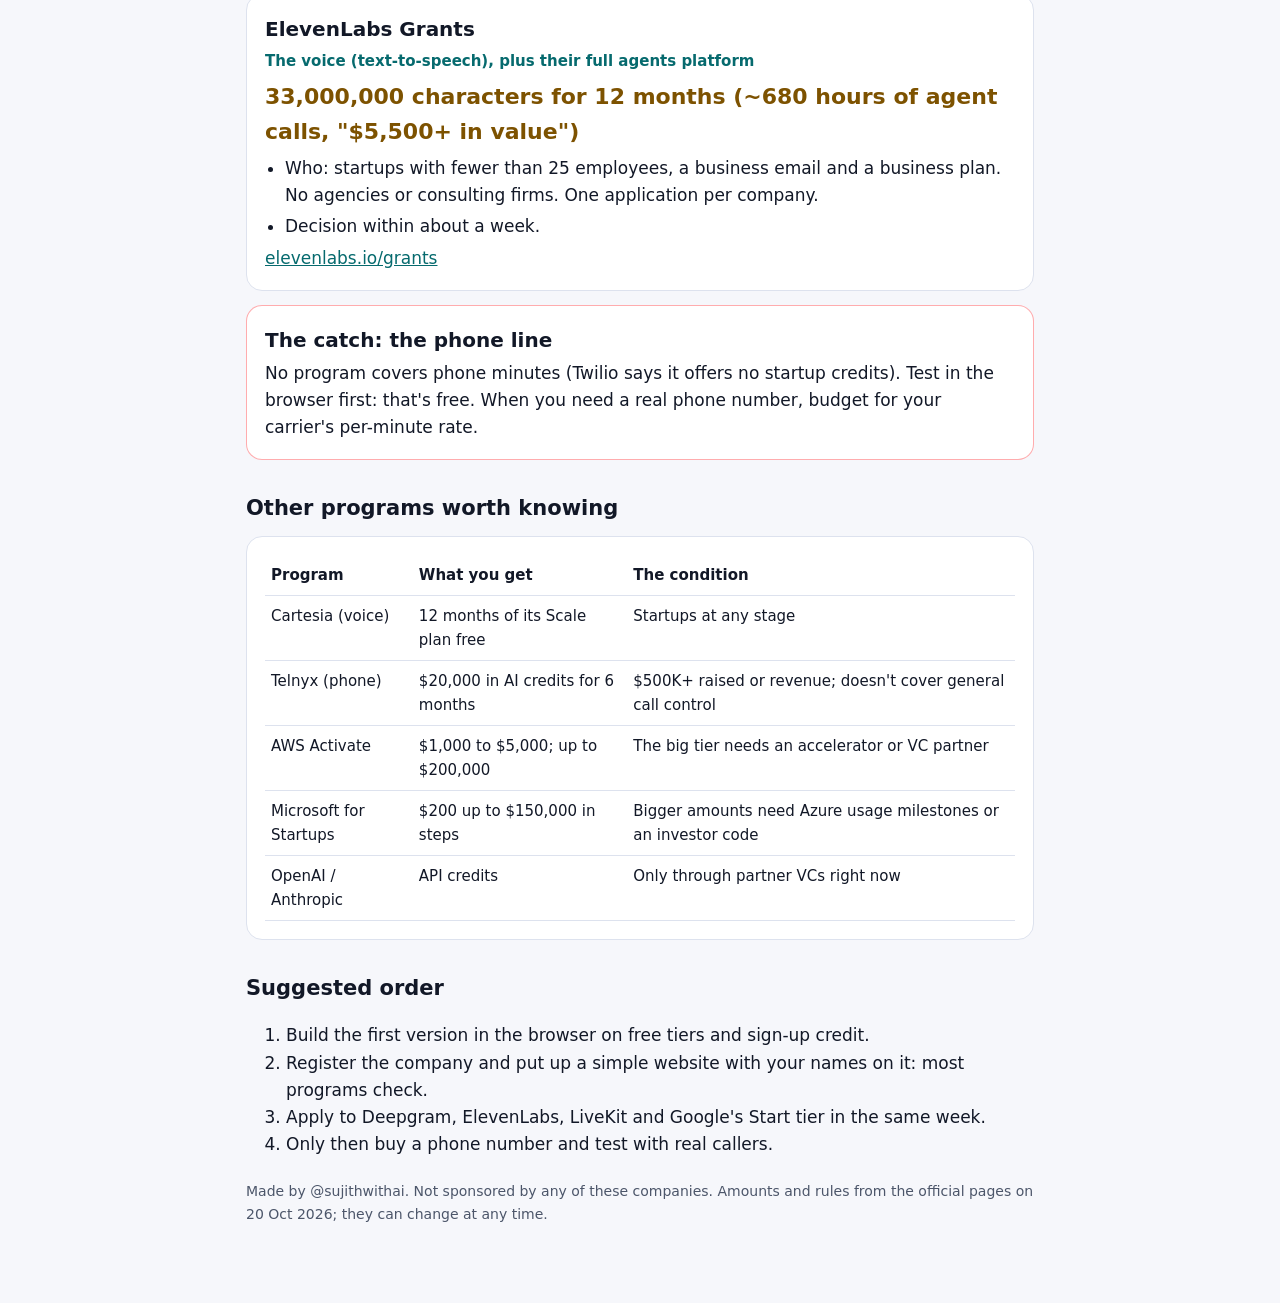
<file: voice-stack/index.html>
<!doctype html>
<html lang="en">
<head>
<meta charset="utf-8">
<meta name="viewport" content="width=device-width, initial-scale=1">
<title>Free Voice Agent Stack · Sujith With AI</title>
<meta name="description" content="Build and test an AI voice agent almost for free: the stack, the startup credit programs, who qualifies and how to apply.">
<style>
  :root { --bg: #090e21; --card: #121a33; --ink: #f2f6ff; --muted: #a9b6d0; --line: #26304d; --accent: #4de5e8; --yellow: #ffc93c; --red: #ff5a5f; }
  @media (prefers-color-scheme: light) { :root:not([data-theme="dark"]) { --bg: #f6f7fb; --card: #ffffff; --ink: #121827; --muted: #4c566a; --line: #dde2ee; --accent: #066a6e; --yellow: #7d5200; --red: #c62f35; } }
  * { box-sizing: border-box; }
  body { margin: 0; background: var(--bg); color: var(--ink); font: 17px/1.6 system-ui, -apple-system, "Segoe UI", sans-serif; }
  main { max-width: 820px; margin: 0 auto; padding: 28px 16px 64px; }
  h1 { font-size: 30px; line-height: 1.3; margin: 10px 0 6px; }
  h2 { font-size: 21px; margin: 32px 0 10px; }
  .lead { color: var(--muted); margin: 0 0 18px; }
  .big { font-size: 44px; font-weight: 900; color: var(--yellow); line-height: 1.3; }
  .card { background: var(--card); border: 1px solid var(--line); border-radius: 16px; padding: 18px; margin-bottom: 14px; }
  .card h3 { margin: 0 0 4px; font-size: 20px; }
  .role { color: var(--accent); font-weight: 700; font-size: 15px; }
  .amt { font-size: 22px; font-weight: 800; color: var(--yellow); margin: 6px 0; }
  .card ul { margin: 6px 0 0; padding-left: 20px; }
  .card li { margin-bottom: 4px; }
  a { color: var(--accent); }
  .scroll { overflow-x: auto; }
  table { width: 100%; border-collapse: collapse; font-size: 15px; min-width: 560px; }
  th, td { text-align: left; padding: 8px 6px; border-bottom: 1px solid var(--line); vertical-align: top; }
  .small { font-size: 14px; color: var(--muted); }
  .warn { border-color: rgba(255,90,95,.5); }
</style>
</head>
<body>
<main>
  <h1>Build and test an AI voice agent almost for free</h1>
  <p class="lead">The stack I'd use, the startup credit programs that pay for it, who qualifies, and how to apply.
    Every amount is from the official program page, checked on 20 Oct 2026. Programs change, so check each page before you apply.</p>

  <div class="card">
    <div class="big">$31,500</div>
    <div>in credits for an early-stage startup that hasn't raised yet: LiveKit $23,000 + ElevenLabs ~$5,500 + Google $2,000 + Deepgram $1,000.
      That covers tens of thousands of test minutes.</div>
  </div>

  <h2>The stack</h2>
  <div class="card">
    <h3>LiveKit</h3><div class="role">Real-time audio and hosting for the agent</div>
    <div class="amt">Up to $23,000</div>
    <ul>
      <li>$6,000: the Scale plan free for 12 months, $10,000 extra cloud credits, $7,000 inference credits ($1,000 per partner model).</li>
      <li>Who: voice, video or physical AI is core to the product; under 50 staff; under $5M raised and pre-Series A; incorporated; live website with named founders; in production or launching within 6 months.</li>
      <li>Credits expire 12 months after they're issued. No pitch deck needed; the code arrives by email. A card on file is required.</li>
    </ul>
    <a href="https://livekit.com/startups" rel="noopener">livekit.com/startups</a>
  </div>
  <div class="card">
    <h3>Deepgram</h3><div class="role">Hears the caller (speech-to-text) and detects when they've finished talking</div>
    <div class="amt">Starts at $1,000, up to $100,000 as you grow</div>
    <ul>
      <li>Their FAQ: the starter offer for direct applicants starts at $1,000; bigger tiers come with growth or through partner VCs and accelerators.</li>
      <li>New accounts also get a $200 promo credit on sign-up.</li>
      <li>Who: AI builders and early-stage startups in production or launching within 6 months; no agencies or consultants. Credits last 12 months.</li>
    </ul>
    <a href="https://deepgram.com/startup-program" rel="noopener">deepgram.com/startup-program</a>
  </div>
  <div class="card">
    <h3>Google for Startups (Gemini)</h3><div class="role">The brain: the language model that decides what to say</div>
    <div class="amt">$2,000 before you raise; $200,000 to $350,000 with VC funding</div>
    <ul>
      <li>Start tier ($2k): founded in the past 2 years, a working MVP, a clear business model, plans to raise venture funding soon.</li>
      <li>Funded tiers need verifiable Pre-Seed to Series A funding from a known investor. AI startups: up to $250K in year 1 plus up to $100K in year 2.</li>
      <li>Credits cover Google's own products, including Gemini. Answer usually in 5 to 7 days.</li>
    </ul>
    <a href="https://cloud.google.com/startup" rel="noopener">cloud.google.com/startup</a>
  </div>
  <div class="card">
    <h3>ElevenLabs Grants</h3><div class="role">The voice (text-to-speech), plus their full agents platform</div>
    <div class="amt">33,000,000 characters for 12 months (~680 hours of agent calls, "$5,500+ in value")</div>
    <ul>
      <li>Who: startups with fewer than 25 employees, a business email and a business plan. No agencies or consulting firms. One application per company.</li>
      <li>Decision within about a week.</li>
    </ul>
    <a href="https://elevenlabs.io/grants" rel="noopener">elevenlabs.io/grants</a>
  </div>

  <div class="card warn">
    <h3>The catch: the phone line</h3>
    <div>No program covers phone minutes (Twilio says it offers no startup credits). Test in the browser first: that's free.
      When you need a real phone number, budget for your carrier's per-minute rate.</div>
  </div>

  <h2>Other programs worth knowing</h2>
  <div class="card scroll">
    <table>
      <tr><th>Program</th><th>What you get</th><th>The condition</th></tr>
      <tr><td>Cartesia (voice)</td><td>12 months of its Scale plan free</td><td>Startups at any stage</td></tr>
      <tr><td>Telnyx (phone)</td><td>$20,000 in AI credits for 6 months</td><td>$500K+ raised or revenue; doesn't cover general call control</td></tr>
      <tr><td>AWS Activate</td><td>$1,000 to $5,000; up to $200,000</td><td>The big tier needs an accelerator or VC partner</td></tr>
      <tr><td>Microsoft for Startups</td><td>$200 up to $150,000 in steps</td><td>Bigger amounts need Azure usage milestones or an investor code</td></tr>
      <tr><td>OpenAI / Anthropic</td><td>API credits</td><td>Only through partner VCs right now</td></tr>
    </table>
  </div>

  <h2>Suggested order</h2>
  <ol>
    <li>Build the first version in the browser on free tiers and sign-up credit.</li>
    <li>Register the company and put up a simple website with your names on it: most programs check.</li>
    <li>Apply to Deepgram, ElevenLabs, LiveKit and Google's Start tier in the same week.</li>
    <li>Only then buy a phone number and test with real callers.</li>
  </ol>

  <p class="small" style="margin-top:22px">Made by @sujithwithai. Not sponsored by any of these companies. Amounts and rules from the official pages on 20 Oct 2026; they can change at any time.</p>
</main>
</body>
</html>
</file>
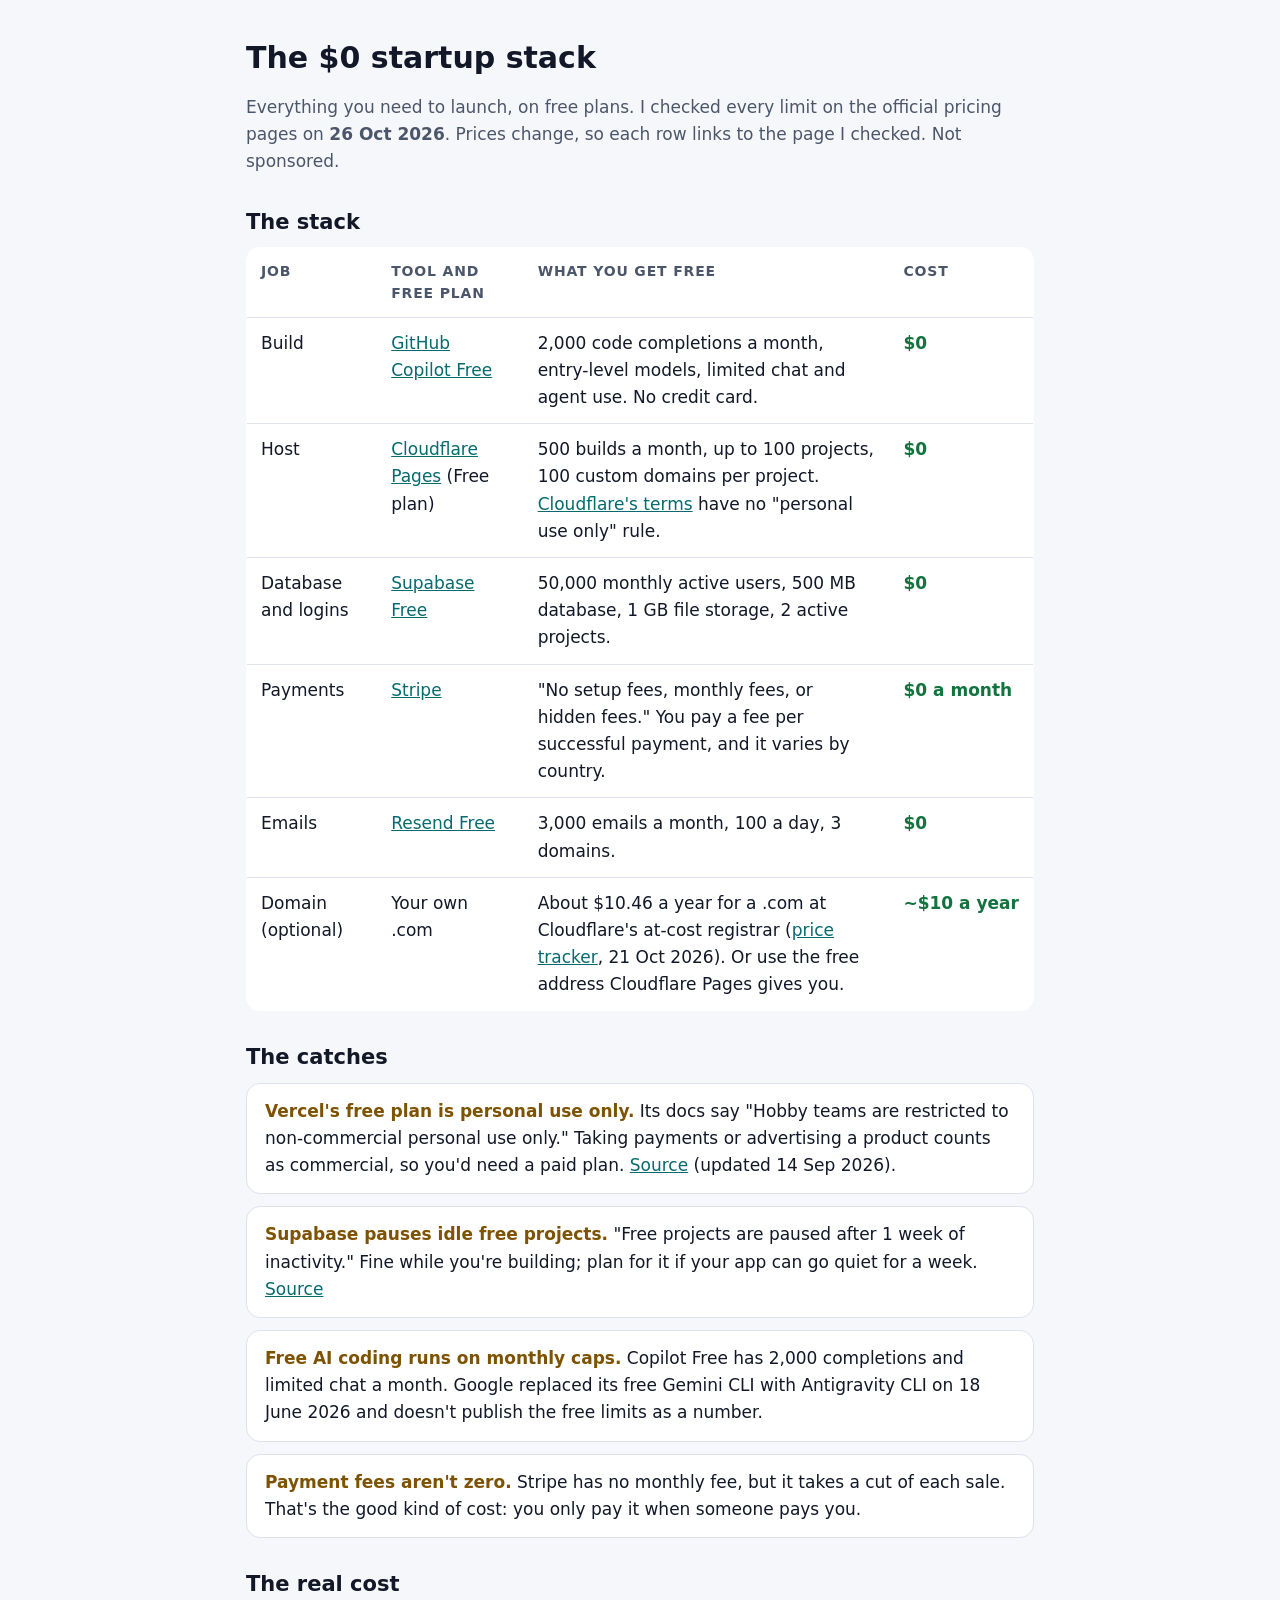
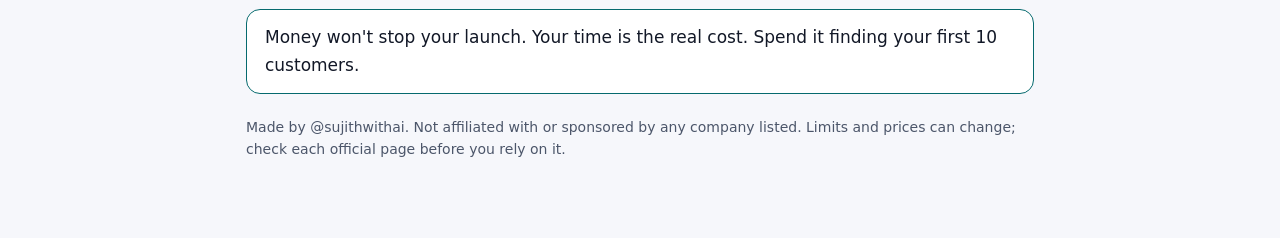
<file: zero/index.html>
<!doctype html>
<html lang="en">
<head>
<meta charset="utf-8">
<meta name="viewport" content="width=device-width, initial-scale=1">
<title>The $0 Startup Stack · Sujith With AI</title>
<meta name="description" content="Launch a startup for $0: the free plans, their exact limits, the catches, and the official link for each one. Checked 26 Oct 2026.">
<style>
  :root { --bg: #090e21; --card: #121a33; --ink: #f2f6ff; --muted: #a9b6d0; --line: #26304d; --accent: #4de5e8; --good: #3ddc84; --warn: #ffc93c; }
  @media (prefers-color-scheme: light) { :root:not([data-theme="dark"]) { --bg: #f6f7fb; --card: #ffffff; --ink: #121827; --muted: #4c566a; --line: #dde2ee; --accent: #066a6e; --good: #12733f; --warn: #7d5200; } }
  * { box-sizing: border-box; }
  body { margin: 0; background: var(--bg); color: var(--ink); font: 17px/1.6 system-ui, -apple-system, "Segoe UI", sans-serif; }
  main { max-width: 820px; margin: 0 auto; padding: 28px 16px 64px; }
  h1 { font-size: 30px; line-height: 1.3; margin: 10px 0 6px; }
  h2 { font-size: 21px; line-height: 1.4; margin: 32px 0 10px; }
  .lead { color: var(--muted); }
  a { color: var(--accent); }
  .tbl { width: 100%; border-collapse: collapse; background: var(--card); border: 1px solid var(--line); border-radius: 14px; overflow: hidden; }
  .tbl th, .tbl td { text-align: left; vertical-align: top; padding: 12px 14px; border-bottom: 1px solid var(--line); }
  .tbl th { font-size: 14px; letter-spacing: .06em; text-transform: uppercase; color: var(--muted); }
  .tbl tr:last-child td { border-bottom: 0; }
  .price { font-weight: 800; color: var(--good); white-space: nowrap; }
  .card { background: var(--card); border: 1px solid var(--line); border-radius: 14px; padding: 14px 18px; margin-bottom: 12px; }
  .card b { color: var(--warn); }
  .small { font-size: 14px; color: var(--muted); }
  .wrap { overflow-x: auto; }
  @media (max-width: 600px) {
    .tbl thead { display: none; }
    .tbl tr { display: block; border-bottom: 1px solid var(--line); padding: 8px 0; }
    .tbl td { display: block; border: 0; padding: 4px 14px; }
  }
</style>
</head>
<body>
<main>
  <h1>The $0 startup stack</h1>
  <p class="lead">Everything you need to launch, on free plans. I checked every limit on the official pricing pages on
    <b>26 Oct 2026</b>. Prices change, so each row links to the page I checked. Not sponsored.</p>

  <h2>The stack</h2>
  <div class="wrap">
  <table class="tbl">
    <thead><tr><th>Job</th><th>Tool and free plan</th><th>What you get free</th><th>Cost</th></tr></thead>
    <tbody>
      <tr><td>Build</td><td><a href="https://github.com/features/copilot/plans" rel="noopener">GitHub Copilot Free</a></td>
        <td>2,000 code completions a month, entry-level models, limited chat and agent use. No credit card.</td><td class="price">$0</td></tr>
      <tr><td>Host</td><td><a href="https://developers.cloudflare.com/pages/platform/limits/" rel="noopener">Cloudflare Pages</a> (Free plan)</td>
        <td>500 builds a month, up to 100 projects, 100 custom domains per project. <a href="https://www.cloudflare.com/terms/" rel="noopener">Cloudflare's terms</a> have no "personal use only" rule.</td><td class="price">$0</td></tr>
      <tr><td>Database and logins</td><td><a href="https://supabase.com/pricing" rel="noopener">Supabase Free</a></td>
        <td>50,000 monthly active users, 500 MB database, 1 GB file storage, 2 active projects.</td><td class="price">$0</td></tr>
      <tr><td>Payments</td><td><a href="https://stripe.com/pricing" rel="noopener">Stripe</a></td>
        <td>"No setup fees, monthly fees, or hidden fees." You pay a fee per successful payment, and it varies by country.</td><td class="price">$0 a month</td></tr>
      <tr><td>Emails</td><td><a href="https://resend.com/pricing" rel="noopener">Resend Free</a></td>
        <td>3,000 emails a month, 100 a day, 3 domains.</td><td class="price">$0</td></tr>
      <tr><td>Domain (optional)</td><td>Your own .com</td>
        <td>About $10.46 a year for a .com at Cloudflare's at-cost registrar (<a href="https://cfdomainpricing.com/" rel="noopener">price tracker</a>, 21 Oct 2026). Or use the free address Cloudflare Pages gives you.</td><td class="price">~$10 a year</td></tr>
    </tbody>
  </table>
  </div>

  <h2>The catches</h2>
  <div class="card"><b>Vercel's free plan is personal use only.</b> Its docs say "Hobby teams are restricted to non-commercial
    personal use only." Taking payments or advertising a product counts as commercial, so you'd need a paid plan.
    <a href="https://vercel.com/docs/limits/fair-use-guidelines" rel="noopener">Source</a> (updated 14 Sep 2026).</div>
  <div class="card"><b>Supabase pauses idle free projects.</b> "Free projects are paused after 1 week of inactivity." Fine
    while you're building; plan for it if your app can go quiet for a week. <a href="https://supabase.com/pricing" rel="noopener">Source</a></div>
  <div class="card"><b>Free AI coding runs on monthly caps.</b> Copilot Free has 2,000 completions and limited chat a month.
    Google replaced its free Gemini CLI with Antigravity CLI on 18 June 2026 and doesn't publish the free limits as a number.</div>
  <div class="card"><b>Payment fees aren't zero.</b> Stripe has no monthly fee, but it takes a cut of each sale. That's the
    good kind of cost: you only pay it when someone pays you.</div>

  <h2>The real cost</h2>
  <div class="card" style="border-color:var(--accent)">Money won't stop your launch. Your time is the real cost. Spend it
    finding your first 10 customers.</div>

  <p class="small" style="margin-top:22px">Made by @sujithwithai. Not affiliated with or sponsored by any company listed.
    Limits and prices can change; check each official page before you rely on it.</p>
</main>
</body>
</html>
</file>
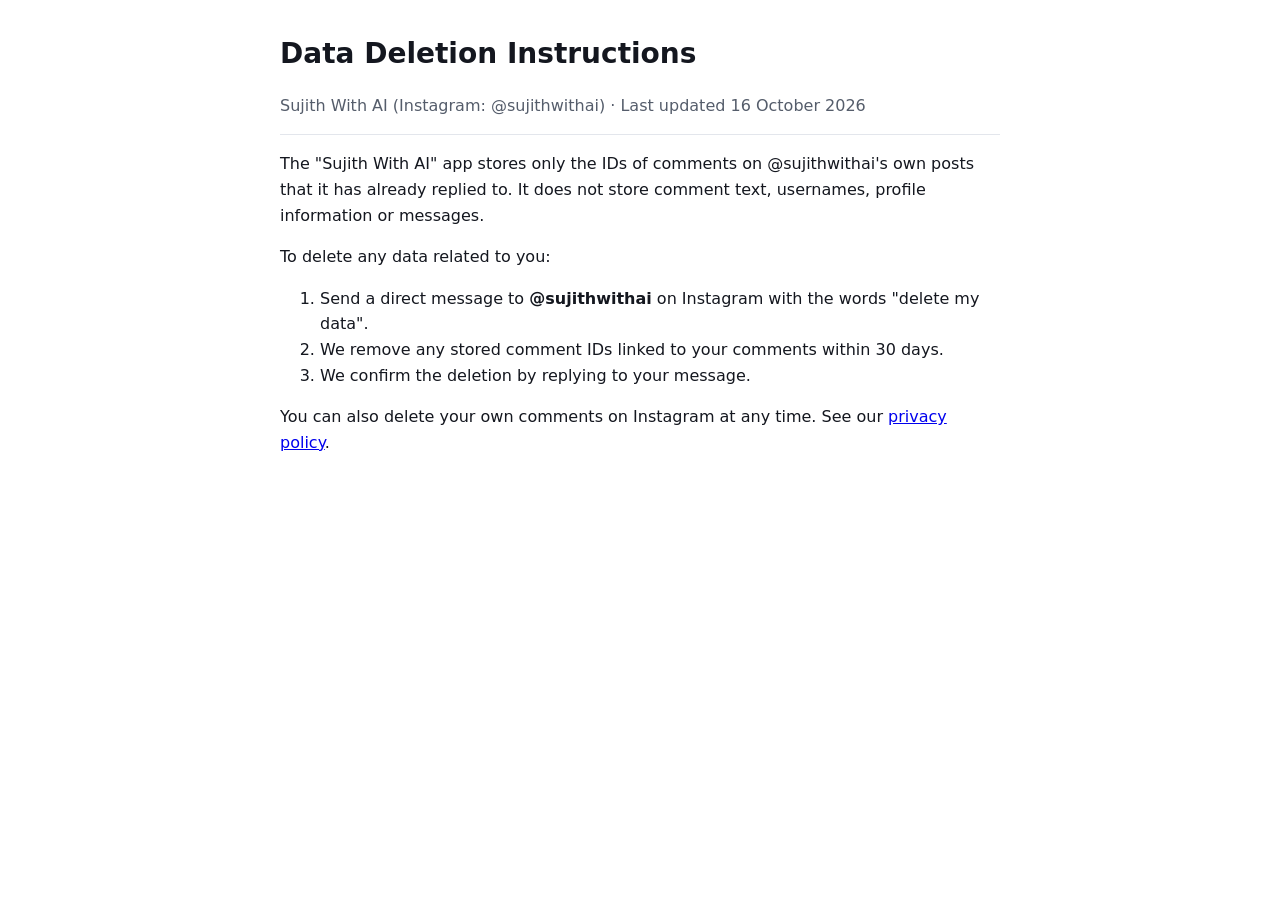
<file: legal/data-deletion.html>
<!doctype html>
<html lang="en">
<head>
<meta charset="utf-8">
<meta name="viewport" content="width=device-width, initial-scale=1">
<title>Data Deletion · Sujith With AI</title>
<style>
  :root { --bg: #ffffff; --ink: #14171f; --muted: #555d6b; --line: #e3e6ec; }
  @media (prefers-color-scheme: dark) { :root { --bg: #0d1117; --ink: #e8ecf3; --muted: #9aa4b5; --line: #262c36; } }
  body { margin: 0; background: var(--bg); color: var(--ink); font: 16px/1.6 system-ui, -apple-system, "Segoe UI", sans-serif; }
  main { max-width: 720px; margin: 0 auto; padding: 32px 16px 64px; }
  h1 { font-size: 28px; margin: 0 0 4px; } .muted { color: var(--muted); } hr { border: 0; border-top: 1px solid var(--line); }
</style>
</head>
<body>
<main>
<h1>Data Deletion Instructions</h1>
<p class="muted">Sujith With AI (Instagram: @sujithwithai) · Last updated 16 October 2026</p>
<hr>
<p>The "Sujith With AI" app stores only the IDs of comments on @sujithwithai's own posts that it has already replied
to. It does not store comment text, usernames, profile information or messages.</p>
<p>To delete any data related to you:</p>
<ol>
  <li>Send a direct message to <strong>@sujithwithai</strong> on Instagram with the words "delete my data".</li>
  <li>We remove any stored comment IDs linked to your comments within 30 days.</li>
  <li>We confirm the deletion by replying to your message.</li>
</ol>
<p>You can also delete your own comments on Instagram at any time. See our <a href="privacy.html">privacy policy</a>.</p>
</main>
</body>
</html>
</file>
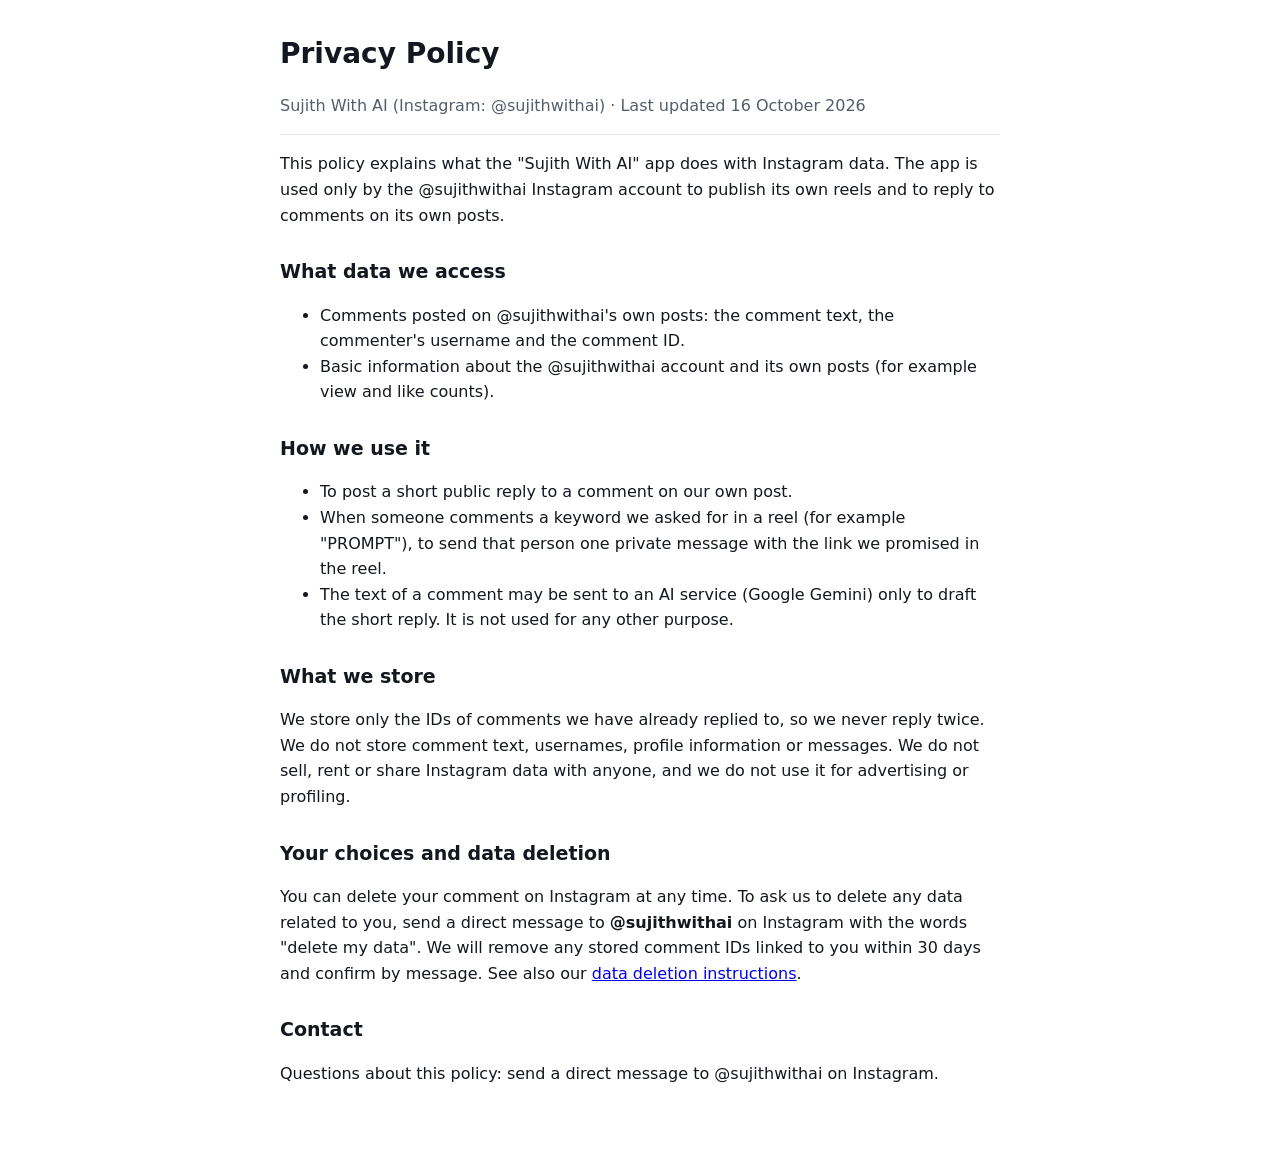
<file: legal/privacy.html>
<!doctype html>
<html lang="en">
<head>
<meta charset="utf-8">
<meta name="viewport" content="width=device-width, initial-scale=1">
<title>Privacy Policy · Sujith With AI</title>
<style>
  :root { --bg: #ffffff; --ink: #14171f; --muted: #555d6b; --line: #e3e6ec; }
  @media (prefers-color-scheme: dark) { :root { --bg: #0d1117; --ink: #e8ecf3; --muted: #9aa4b5; --line: #262c36; } }
  body { margin: 0; background: var(--bg); color: var(--ink); font: 16px/1.6 system-ui, -apple-system, "Segoe UI", sans-serif; }
  main { max-width: 720px; margin: 0 auto; padding: 32px 16px 64px; }
  h1 { font-size: 28px; margin: 0 0 4px; } h2 { font-size: 19px; margin-top: 28px; }
  p, li { color: var(--ink); } .muted { color: var(--muted); } hr { border: 0; border-top: 1px solid var(--line); }
</style>
</head>
<body>
<main>
<h1>Privacy Policy</h1>
<p class="muted">Sujith With AI (Instagram: @sujithwithai) · Last updated 16 October 2026</p>
<hr>
<p>This policy explains what the "Sujith With AI" app does with Instagram data. The app is used only by the
@sujithwithai Instagram account to publish its own reels and to reply to comments on its own posts.</p>

<h2>What data we access</h2>
<ul>
  <li>Comments posted on @sujithwithai's own posts: the comment text, the commenter's username and the comment ID.</li>
  <li>Basic information about the @sujithwithai account and its own posts (for example view and like counts).</li>
</ul>

<h2>How we use it</h2>
<ul>
  <li>To post a short public reply to a comment on our own post.</li>
  <li>When someone comments a keyword we asked for in a reel (for example "PROMPT"), to send that person one private
    message with the link we promised in the reel.</li>
  <li>The text of a comment may be sent to an AI service (Google Gemini) only to draft the short reply. It is not
    used for any other purpose.</li>
</ul>

<h2>What we store</h2>
<p>We store only the IDs of comments we have already replied to, so we never reply twice. We do not store comment
text, usernames, profile information or messages. We do not sell, rent or share Instagram data with anyone, and we do
not use it for advertising or profiling.</p>

<h2>Your choices and data deletion</h2>
<p>You can delete your comment on Instagram at any time. To ask us to delete any data related to you, send a direct
message to <strong>@sujithwithai</strong> on Instagram with the words "delete my data". We will remove any stored
comment IDs linked to you within 30 days and confirm by message. See also our
<a href="data-deletion.html">data deletion instructions</a>.</p>

<h2>Contact</h2>
<p>Questions about this policy: send a direct message to @sujithwithai on Instagram.</p>
</main>
</body>
</html>
</file>
